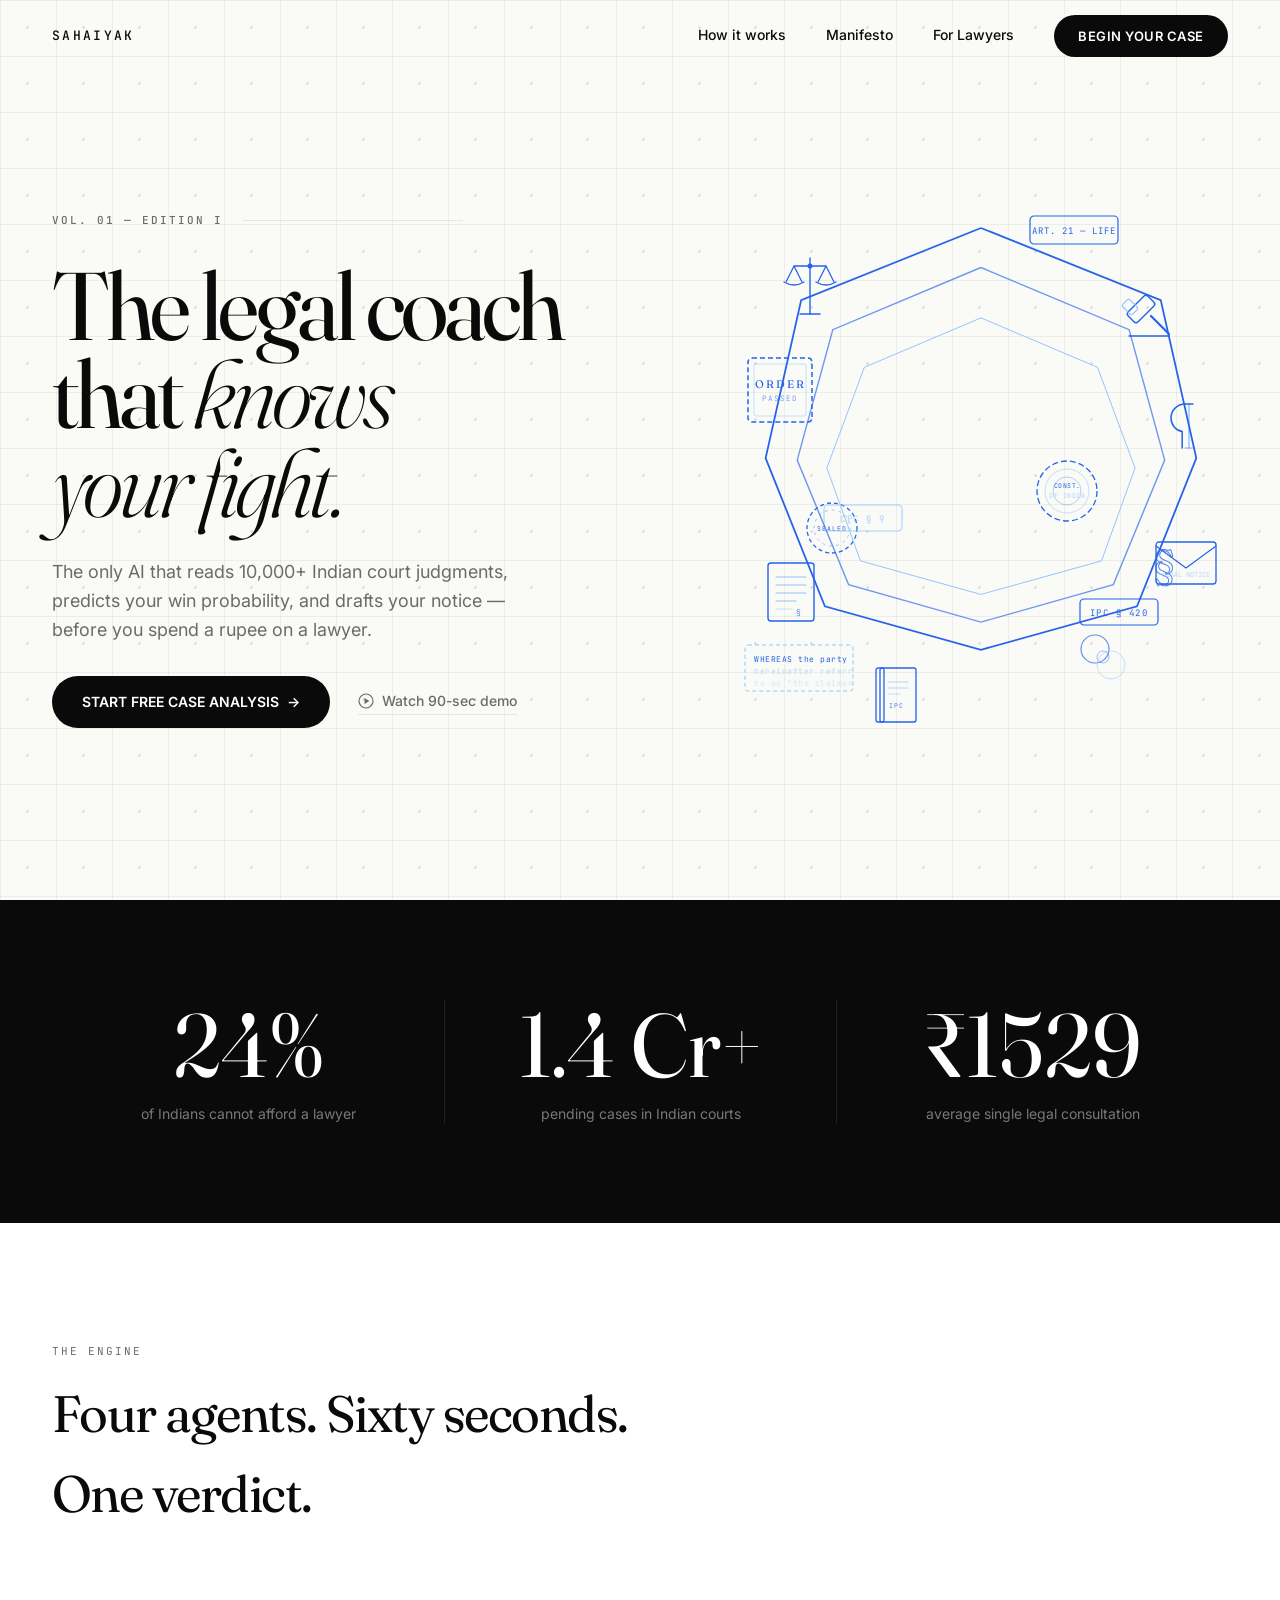
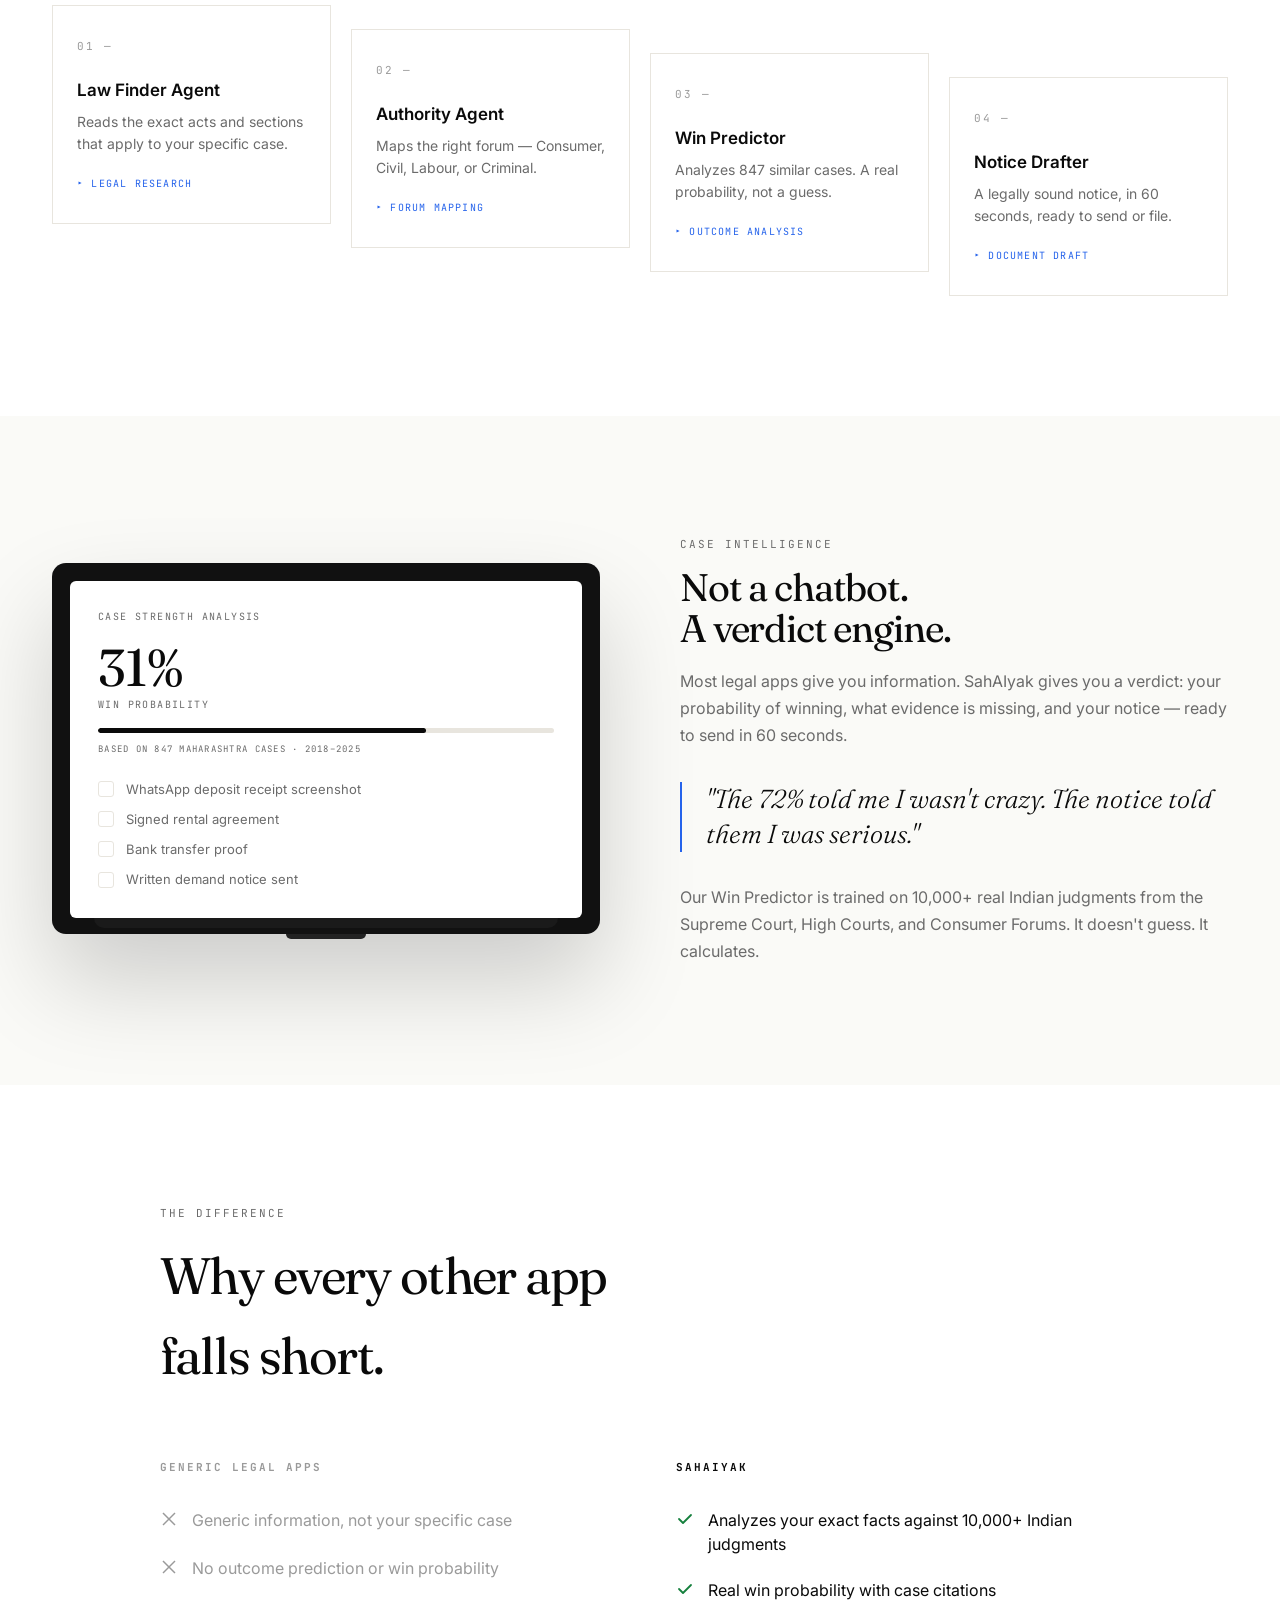
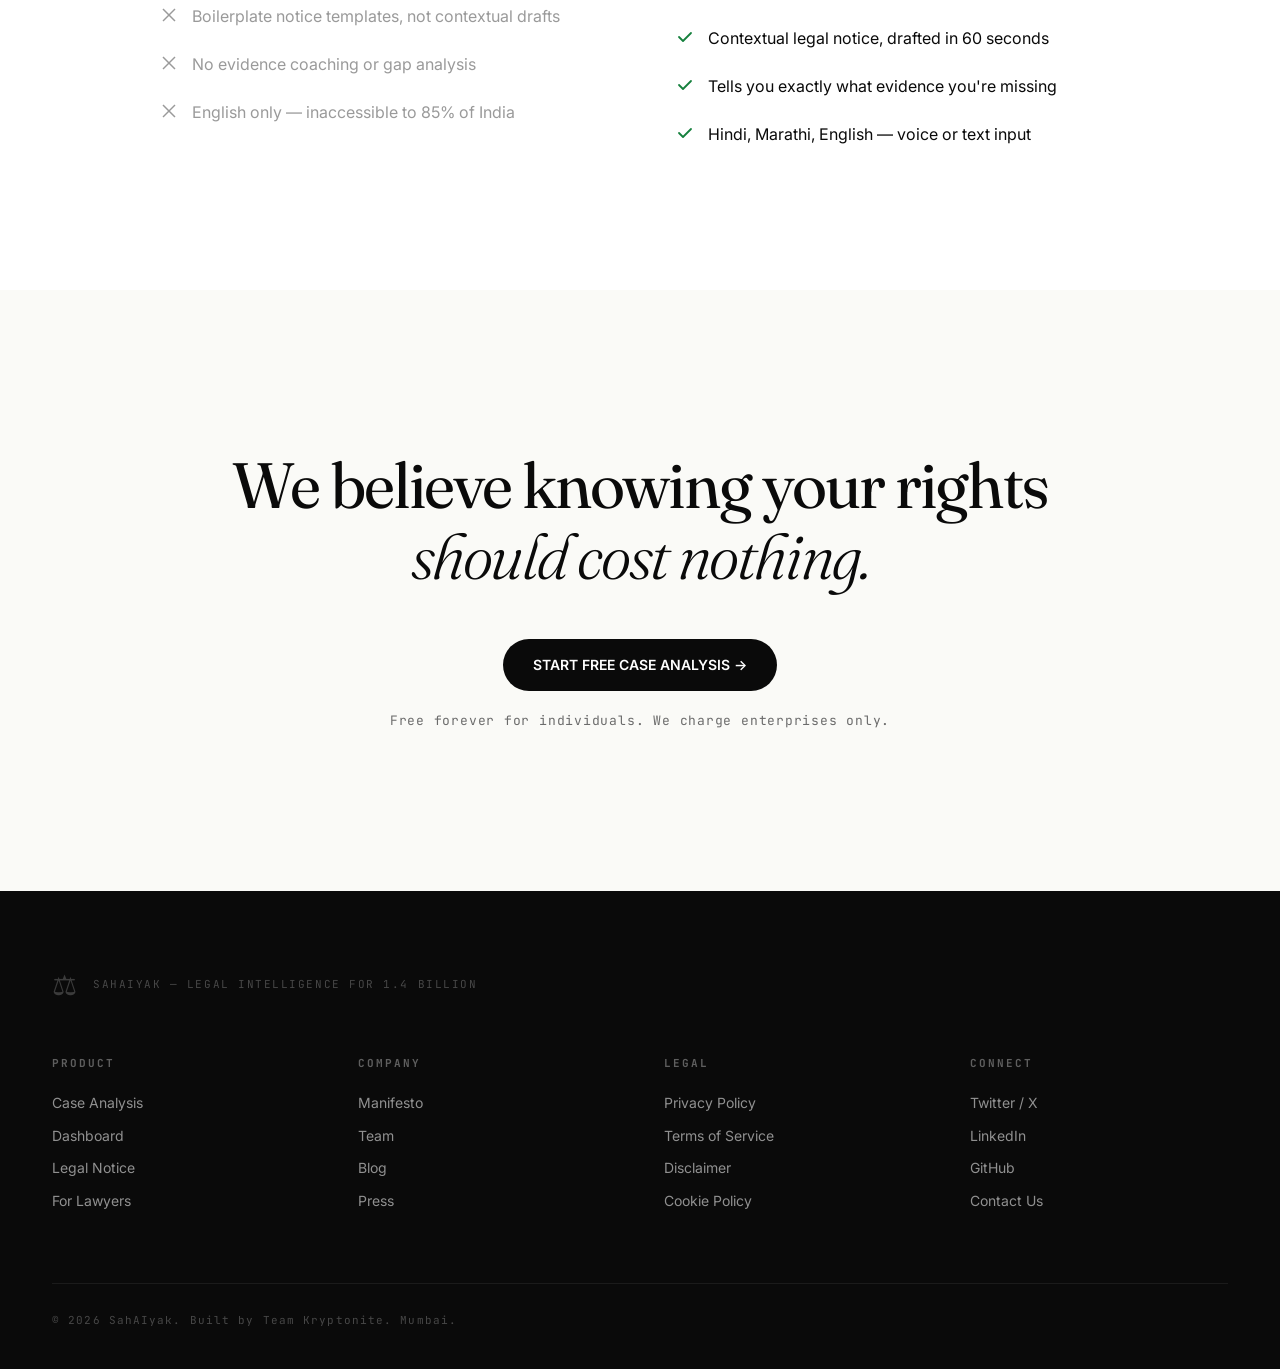
<file: index.html>
<!DOCTYPE html>
<html lang="en">
<head>
<meta charset="UTF-8">
<meta name="viewport" content="width=device-width,initial-scale=1">
<title>SahAIyak — AI Legal Aid for India</title>
<link rel="preconnect" href="https://fonts.googleapis.com">
<link rel="preconnect" href="https://fonts.gstatic.com" crossorigin>
<link href="https://fonts.googleapis.com/css2?family=Fraunces:ital,opsz,wght@0,9..144,300;0,9..144,400;0,9..144,600;1,9..144,300;1,9..144,400;1,9..144,600&family=Inter:wght@400;500;600&family=JetBrains+Mono:wght@400;500&display=swap" rel="stylesheet">
<style>
:root {
  --ink: #0A0A0A; --paper: #FAFAF7; --paper-pure: #FFFFFF;
  --accent-ink: #1A1A1A; --rule: #E8E5DE; --mute: #6B6B6B;
  --mute-soft: #9A9A9A; --sketch: #2563EB; --sketch-soft: #93C5FD;
  --success: #15803D; --warn: #B45309;
}
*,*::before,*::after{box-sizing:border-box;margin:0;padding:0}
html{scroll-behavior:smooth}
body{
  font-family:'Inter',sans-serif;background:var(--paper);color:var(--ink);
  font-size:17px;line-height:1.55;overflow-x:hidden;
  background-image:radial-gradient(circle, rgba(10,10,10,.14) 1px, transparent 1px);
  background-size:28px 28px;
}

/* ── HEADER ── */
header {
  position:fixed;top:0;left:0;right:0;height:72px;z-index:1000;
  display:flex;align-items:center;justify-content:space-between;
  padding:0 52px;transition:background .35s ease,border-bottom .35s ease;
}
header.scrolled{background:rgba(250,250,247,.96);backdrop-filter:blur(12px);border-bottom:1px solid var(--rule)}
.logo{font-family:'JetBrains Mono',monospace;font-size:13px;font-weight:500;letter-spacing:.18em;color:var(--ink);text-decoration:none}
nav{display:flex;align-items:center;gap:40px}
.nav-link{font-size:14px;font-weight:500;color:var(--ink);text-decoration:none;position:relative;padding-bottom:2px}
.nav-link::after{content:'';position:absolute;bottom:0;left:0;width:0;height:1px;background:var(--ink);transition:width .3s ease}
.nav-link:hover::after{width:100%}
.btn-pill{background:var(--ink);color:#fff;font-family:'Inter',sans-serif;font-size:13px;font-weight:600;letter-spacing:.04em;padding:11px 24px;border-radius:100px;border:none;cursor:pointer;text-decoration:none;transition:background .2s,transform .2s}
.btn-pill:hover{background:#222;transform:translateY(-1px)}

/* ── HERO ── */
.hero {
  min-height:100vh;display:grid;grid-template-columns:58% 42%;
  padding:100px 52px 60px;align-items:center;overflow:hidden;
}
.hero-left{display:flex;flex-direction:column;gap:32px;padding-right:48px}
.edition-label {
  font-family:'JetBrains Mono',monospace;font-size:11px;font-weight:500;
  letter-spacing:.18em;color:var(--mute);text-transform:uppercase;
  display:flex;align-items:center;gap:20px;
}
.edition-label::after{content:'';height:1px;background:var(--rule);flex:1;max-width:220px}
.hero-h1 {
  font-family:'Fraunces',serif;font-size:clamp(52px,7.5vw,116px);
  font-weight:400;letter-spacing:-0.04em;line-height:.92;color:var(--ink);
}
.hero-h1 em{font-style:italic;font-weight:300}
.word{display:inline-block;opacity:0;transform:translateY(16px);transition:opacity .5s ease,transform .5s ease}
.word.show{opacity:1;transform:none}
.hero-sub{font-size:18px;color:var(--mute);max-width:480px;line-height:1.6}
.hero-cta{display:flex;align-items:center;gap:28px;flex-wrap:wrap}
.btn-cta {
  background:var(--ink);color:#fff;font-size:14px;font-weight:600;
  padding:15px 30px;border-radius:100px;text-decoration:none;
  display:inline-flex;align-items:center;gap:8px;
  transition:background .2s,gap .2s,transform .2s;
}
.btn-cta:hover{background:#222;gap:14px;transform:translateY(-1px)}
.btn-ghost{font-size:14px;color:var(--mute);text-decoration:none;font-weight:500;display:inline-flex;align-items:center;gap:8px;border-bottom:1px solid var(--rule);padding-bottom:2px;transition:color .2s,border-color .2s}
.btn-ghost:hover{color:var(--ink);border-color:var(--ink)}

/* ── SECTION GRID+DOT PATTERNS ── */
.how,.demo,.compare,.mcta{
  background-image:
    linear-gradient(rgba(10,10,10,.055) 1px, transparent 1px),
    linear-gradient(90deg, rgba(10,10,10,.055) 1px, transparent 1px),
    radial-gradient(circle, rgba(10,10,10,.18) 1.5px, transparent 1.5px);
  background-size:56px 56px, 56px 56px, 56px 56px;
  background-position:0 0, 0 0, -0.5px -0.5px;
}
.nums,footer{
  background-image:
    linear-gradient(rgba(255,255,255,.05) 1px, transparent 1px),
    linear-gradient(90deg, rgba(255,255,255,.05) 1px, transparent 1px),
    radial-gradient(circle, rgba(255,255,255,.14) 1.5px, transparent 1.5px);
  background-size:56px 56px, 56px 56px, 56px 56px;
  background-position:0 0, 0 0, -0.5px -0.5px;
}

/* ── EDITORIAL SPINE — REMOVED ── */

/* ── DOT GRID BACKGROUND ── */
body{
  font-family:'Inter',sans-serif;background:var(--paper);color:var(--ink);
  font-size:17px;line-height:1.55;overflow-x:hidden;
  background-image:
    linear-gradient(rgba(10,10,10,.055) 1px, transparent 1px),
    linear-gradient(90deg, rgba(10,10,10,.055) 1px, transparent 1px),
    radial-gradient(circle, rgba(10,10,10,.18) 1.5px, transparent 1.5px);
  background-size:56px 56px, 56px 56px, 56px 56px;
  background-position:0 0, 0 0, -0.5px -0.5px;
}
html{scroll-behavior:smooth}

/* ── HERO ILLUSTRATION ── */
.hero-right{position:relative;height:580px;display:flex;align-items:center;justify-content:center}
#asciiCanvas{position:absolute;inset:0;width:100%;height:100%;pointer-events:none;opacity:0}
#polySVG{position:absolute;width:100%;height:100%;overflow:visible;opacity:0;transition:opacity 1.2s ease;will-change:transform}
#polySVG.loaded{opacity:1}
.poly-p1{animation:rot-cw 60s linear infinite;transform-origin:250px 280px}
.poly-p2{animation:rot-ccw 90s linear infinite;transform-origin:250px 280px}
.poly-p3{animation:rot-cw 120s linear infinite;transform-origin:250px 280px}
@keyframes rot-cw{to{transform:rotate(360deg)}}
@keyframes rot-ccw{to{transform:rotate(-360deg)}}

/* ── LEGAL FLOATING ELEMENTS ── */
.legal-el{position:absolute;pointer-events:none;opacity:0;will-change:transform,opacity}
.legal-el.loaded{opacity:1}

@keyframes float-a{0%,100%{transform:translateY(0px) rotate(0deg)}33%{transform:translateY(-14px) rotate(2deg)}66%{transform:translateY(-6px) rotate(-1.5deg)}}
@keyframes float-b{0%,100%{transform:translateY(0px) rotate(0deg)}40%{transform:translateY(-10px) rotate(-2deg)}75%{transform:translateY(-18px) rotate(1deg)}}
@keyframes float-c{0%,100%{transform:translateY(0px) rotate(0deg)}50%{transform:translateY(-20px) rotate(3deg)}}
@keyframes float-d{0%,100%{transform:translateY(0px) rotate(0deg)}30%{transform:translateY(-8px) rotate(-3deg)}70%{transform:translateY(-16px) rotate(2deg)}}
@keyframes drift-in{from{opacity:0;transform:translateY(20px)}to{opacity:1;transform:translateY(0)}}

.el-scales{top:12%;left:8%;animation:float-a 7s ease-in-out infinite, drift-in .8s ease forwards .5s;opacity:0}
.el-gavel{top:18%;right:10%;animation:float-b 9s ease-in-out infinite, drift-in .8s ease forwards .8s;opacity:0}
.el-doc{bottom:22%;left:6%;animation:float-c 11s ease-in-out infinite, drift-in .8s ease forwards 1s;opacity:0}
.el-section{bottom:28%;right:8%;animation:float-d 8s ease-in-out infinite, drift-in .8s ease forwards .7s;opacity:0}
.el-stamp{top:55%;left:14%;animation:float-b 10s ease-in-out infinite, drift-in .8s ease forwards 1.2s;opacity:0}
.el-ipc{top:72%;right:14%;animation:float-a 12s ease-in-out infinite, drift-in .8s ease forwards 1.4s;opacity:0}
.el-para{top:38%;right:5%;animation:float-c 9s ease-in-out infinite, drift-in .8s ease forwards .6s;opacity:0}
.el-ring{bottom:12%;right:20%;animation:float-d 13s ease-in-out infinite, drift-in .8s ease forwards 1.6s;opacity:0}
/* new elements */
.el-art21{top:6%;right:22%;animation:float-b 10s ease-in-out infinite, drift-in .8s ease forwards 1.8s;opacity:0}
.el-whereas{top:80%;left:2%;animation:float-a 14s ease-in-out infinite, drift-in .8s ease forwards 2s;opacity:0}
.el-order{top:30%;left:2%;animation:float-c 11s ease-in-out infinite, drift-in .8s ease forwards 1.1s;opacity:0}
.el-book{bottom:5%;left:28%;animation:float-b 8s ease-in-out infinite, drift-in .8s ease forwards 1.3s;opacity:0}
.el-env{top:62%;right:2%;animation:float-d 10s ease-in-out infinite, drift-in .8s ease forwards .9s;opacity:0}
.el-cpc{bottom:38%;left:18%;animation:float-a 9s ease-in-out infinite, drift-in .8s ease forwards 1.5s;opacity:0}
.el-const{top:48%;right:26%;animation:float-c 12s ease-in-out infinite, drift-in .8s ease forwards 1.7s;opacity:0}

/* ── NUMBERS ── */
.nums{background:var(--ink);padding:100px 52px}
.nums-inner{display:grid;grid-template-columns:1fr 1fr 1fr;max-width:1200px;margin:0 auto}
.num-item{padding:0 60px;text-align:center}
.num-item+.num-item{border-left:1px solid rgba(255,255,255,.1)}
.num-big{font-family:'Fraunces',serif;font-size:clamp(60px,7vw,96px);font-weight:400;line-height:1;display:block;color:#fff}
.num-cap{font-size:14px;color:rgba(255,255,255,.45);margin-top:14px;font-family:'Inter',sans-serif;line-height:1.4}

/* ── HOW IT WORKS ── */
.how{padding:120px 52px;background:var(--paper-pure)}
.section-eyebrow{font-family:'JetBrains Mono',monospace;font-size:11px;letter-spacing:.18em;color:var(--mute);text-transform:uppercase;margin-bottom:14px}
.how-h2{font-family:'Fraunces',serif;font-size:clamp(36px,4vw,64px);font-weight:400;letter-spacing:-0.03em;margin-bottom:72px}
.steps-row{display:grid;grid-template-columns:repeat(4,1fr);gap:20px;position:relative;align-items:start}
.step-card{
  border:1px solid var(--rule);padding:32px 24px;background:var(--paper-pure);
  cursor:default;transition:transform .25s ease,border-color .25s ease;
  position:relative;overflow:hidden;
}
.step-card:nth-child(2){margin-top:24px}
.step-card:nth-child(3){margin-top:48px}
.step-card:nth-child(4){margin-top:72px}
.step-card:hover{transform:translateY(-5px);border-color:var(--ink)}
.step-num{font-family:'JetBrains Mono',monospace;font-size:11px;letter-spacing:.18em;color:var(--mute-soft);margin-bottom:24px}
.step-title{font-size:17px;font-weight:600;margin-bottom:10px;line-height:1.3}
.step-desc{font-size:14px;color:var(--mute);line-height:1.6}
.step-agent{font-family:'JetBrains Mono',monospace;font-size:10px;letter-spacing:.12em;color:var(--sketch);margin-top:20px;text-transform:uppercase}
.step-detail{
  max-height:0;overflow:hidden;font-size:13px;color:var(--mute);
  line-height:1.65;transition:max-height .35s ease,padding-top .35s ease;
  border-top:0px solid var(--rule);
}
.step-card:hover .step-detail{max-height:160px;padding-top:16px;border-top:1px solid var(--rule);margin-top:16px}

/* Steps connector SVG */
#stepsConnector{position:absolute;top:0;left:0;width:100%;height:100%;pointer-events:none;overflow:visible;z-index:0}
.steps-row{z-index:1}

/* ── DEMO SECTION ── */
.demo{padding:120px 52px;background:var(--paper)}
.demo-inner{display:grid;grid-template-columns:1fr 1fr;gap:80px;align-items:center;max-width:1300px;margin:0 auto}
.laptop{
  background:#111;border-radius:14px;padding:18px 18px 6px;
  box-shadow:0 48px 96px rgba(0,0,0,.18),0 0 0 1px rgba(255,255,255,.06);
}
.laptop-screen{background:var(--paper-pure);border-radius:6px;padding:28px;min-height:320px}
.laptop-chin{height:10px;background:#1a1a1a;border-radius:0 0 10px 10px;margin:0 24px}
.laptop-foot{height:5px;width:80px;background:#222;margin:0 auto;border-radius:0 0 6px 6px}
.lbl{font-family:'JetBrains Mono',monospace;font-size:10px;letter-spacing:.14em;color:var(--mute);text-transform:uppercase}
.win-num{font-family:'Fraunces',serif;font-size:52px;font-weight:400;line-height:1;margin:12px 0 4px;color:var(--ink)}
.win-track{height:5px;background:var(--rule);border-radius:3px;overflow:hidden;margin-top:16px}
.win-fill{height:100%;width:0;background:var(--ink);border-radius:3px;transition:width 1.8s cubic-bezier(.16,1,.3,1)}
.ev-list{margin-top:22px;display:flex;flex-direction:column;gap:10px}
.ev-row{display:flex;align-items:center;gap:12px;font-size:13px;color:var(--mute)}
.ev-box{
  width:16px;height:16px;flex-shrink:0;border:1.5px solid var(--rule);border-radius:3px;
  display:flex;align-items:center;justify-content:center;transition:all .35s ease;
}
.ev-box.on{border-color:var(--success);background:var(--success);color:#fff;font-size:9px}
.demo-h2{font-family:'Fraunces',serif;font-size:clamp(32px,3vw,52px);font-weight:400;letter-spacing:-0.03em;margin-bottom:20px;line-height:1.05}
.pull-q{
  font-family:'Fraunces',serif;font-size:26px;font-style:italic;font-weight:300;
  color:var(--ink);border-left:2px solid var(--sketch);padding-left:24px;
  margin:32px 0;line-height:1.35;
}
.body-txt{font-size:16px;color:var(--mute);line-height:1.7}

/* ── COMPARISON ── */
.compare{padding:120px 52px;background:var(--paper-pure)}
.compare-inner{max-width:960px;margin:0 auto}
.compare-cols{display:grid;grid-template-columns:1fr 1fr;gap:72px;margin-top:64px}
.compare-col h3{font-family:'JetBrains Mono',monospace;font-size:11px;letter-spacing:.18em;text-transform:uppercase;margin-bottom:32px}
.compare-col.dim h3{color:var(--mute-soft)}
.ci{display:flex;align-items:flex-start;gap:14px;margin-bottom:22px;font-size:16px;line-height:1.5}
.ci-icon{flex-shrink:0;margin-top:2px}
.compare-col.dim .ci{color:var(--mute-soft)}

/* ── MANIFESTO CTA ── */
.mcta{padding:160px 52px;background:var(--paper);text-align:center}
.mcta-h2{
  font-family:'Fraunces',serif;font-size:clamp(36px,5vw,72px);font-weight:400;
  letter-spacing:-0.03em;line-height:1.1;max-width:820px;margin:0 auto 48px;
}
.mcta-h2 em{font-style:italic;font-weight:300}
.mcta-note{font-size:13px;color:var(--mute);margin-top:20px;font-family:'JetBrains Mono',monospace;letter-spacing:.06em}

/* ── FOOTER ── */
footer{background:var(--ink);padding:80px 52px 40px}
.footer-brand{display:flex;align-items:center;gap:16px;margin-bottom:56px}
.footer-tarazu{font-size:28px;line-height:1;color:rgba(255,255,255,.2)}
.footer-mono{font-family:'JetBrains Mono',monospace;font-size:11px;letter-spacing:.14em;color:rgba(255,255,255,.25)}
.footer-grid{display:grid;grid-template-columns:repeat(4,1fr);gap:48px;margin-bottom:60px}
.footer-col h4{font-family:'JetBrains Mono',monospace;font-size:11px;letter-spacing:.18em;text-transform:uppercase;color:rgba(255,255,255,.35);margin-bottom:20px}
.footer-col a{display:block;color:rgba(255,255,255,.55);text-decoration:none;font-size:14px;margin-bottom:11px;transition:color .2s}
.footer-col a:hover{color:#fff}
.footer-bottom{border-top:1px solid rgba(255,255,255,.07);padding-top:28px;font-family:'JetBrains Mono',monospace;font-size:11px;letter-spacing:.1em;color:rgba(255,255,255,.25)}

/* ── SCROLL REVEAL ── */
.reveal{opacity:0;transform:translateY(28px);transition:opacity .7s ease,transform .7s ease}
.reveal.shown{opacity:1;transform:none}
.reveal-d1{transition-delay:.1s}
.reveal-d2{transition-delay:.2s}
.reveal-d3{transition-delay:.3s}
.reveal-d4{transition-delay:.4s}

@media(prefers-reduced-motion:reduce){*{animation-duration:0s!important;transition-duration:0s!important}}
@media(max-width:900px){
  .hero{grid-template-columns:1fr;padding:100px 24px 40px}
  .hero-right{display:none}
  .nums-inner{grid-template-columns:1fr}
  .num-item+.num-item{border-left:none;border-top:1px solid rgba(255,255,255,.1);padding:40px 0}
  .steps-row,.compare-cols,.demo-inner,.footer-grid{grid-template-columns:1fr;gap:24px}
  .step-card:nth-child(n){margin-top:0}
  header{padding:0 20px}nav .nav-link{display:none}
}
</style>
</head>
<body>

<!-- ── HEADER ── -->
<header id="hdr">
  <a href="index.html" class="logo">SAHAIYAK</a>
  <nav>
    <a href="#how" class="nav-link">How it works</a>
    <a href="manifesto.html" class="nav-link">Manifesto</a>
    <a href="#lawyers" class="nav-link">For Lawyers</a>
    <a href="intake.html" class="btn-pill">BEGIN YOUR CASE</a>
  </nav>
</header>

<!-- ── HERO ── -->
<section class="hero">
  <div class="hero-left">
    <div class="edition-label">VOL. 01 — EDITION I</div>
    <h1 class="hero-h1" id="heroH1">The legal coach<br>that <em>knows</em><br><em>your fight.</em></h1>
    <p class="hero-sub">The only AI that reads 10,000+ Indian court judgments, predicts your win probability, and drafts your notice — before you spend a rupee on a lawyer.</p>
    <div class="hero-cta">
      <a href="intake.html" class="btn-cta">START FREE CASE ANALYSIS <span>→</span></a>
      <a href="#demo" class="btn-ghost">
        <svg width="16" height="16" viewBox="0 0 16 16" fill="none"><circle cx="8" cy="8" r="7" stroke="currentColor" stroke-width="1.2"/><polygon points="6.5,5 11.5,8 6.5,11" fill="currentColor"/></svg>
        Watch 90-sec demo
      </a>
    </div>
  </div>
  <div class="hero-right" id="heroRight">
    <canvas id="asciiCanvas"></canvas>

    <!-- ── FLOATING LEGAL ELEMENTS ── -->

    <!-- Scales of Justice -->
    <div class="legal-el el-scales">
      <svg width="72" height="72" viewBox="0 0 72 72" fill="none" xmlns="http://www.w3.org/2000/svg">
        <line x1="36" y1="8" x2="36" y2="64" stroke="#2563EB" stroke-width="1.4" stroke-linecap="round"/>
        <line x1="20" y1="16" x2="52" y2="16" stroke="#2563EB" stroke-width="1.4" stroke-linecap="round"/>
        <line x1="20" y1="16" x2="12" y2="32" stroke="#2563EB" stroke-width="1.2"/>
        <line x1="20" y1="16" x2="28" y2="32" stroke="#2563EB" stroke-width="1.2"/>
        <path d="M10 32 Q20 38 30 32" stroke="#2563EB" stroke-width="1.3" fill="none" stroke-linecap="round"/>
        <line x1="52" y1="16" x2="44" y2="32" stroke="#2563EB" stroke-width="1.2"/>
        <line x1="52" y1="16" x2="60" y2="32" stroke="#2563EB" stroke-width="1.2"/>
        <path d="M42 32 Q52 38 62 32" stroke="#2563EB" stroke-width="1.3" fill="none" stroke-linecap="round"/>
        <line x1="26" y1="64" x2="46" y2="64" stroke="#2563EB" stroke-width="1.4" stroke-linecap="round"/>
        <circle cx="36" cy="16" r="2.5" fill="#2563EB"/>
      </svg>
    </div>

    <!-- Gavel -->
    <div class="legal-el el-gavel">
      <svg width="60" height="60" viewBox="0 0 60 60" fill="none" xmlns="http://www.w3.org/2000/svg">
        <rect x="8" y="18" width="28" height="14" rx="3" stroke="#2563EB" stroke-width="1.4" transform="rotate(-45 22 25)"/>
        <rect x="6" y="16" width="10" height="14" rx="2" stroke="#93C5FD" stroke-width="1.2" transform="rotate(-45 11 23)"/>
        <line x1="32" y1="32" x2="50" y2="50" stroke="#2563EB" stroke-width="2.2" stroke-linecap="round"/>
        <line x1="10" y1="52" x2="50" y2="52" stroke="#2563EB" stroke-width="1.4" stroke-linecap="round"/>
      </svg>
    </div>

    <!-- Legal Document -->
    <div class="legal-el el-doc">
      <svg width="54" height="66" viewBox="0 0 54 66" fill="none" xmlns="http://www.w3.org/2000/svg">
        <rect x="4" y="4" width="46" height="58" rx="3" stroke="#2563EB" stroke-width="1.4"/>
        <line x1="12" y1="18" x2="42" y2="18" stroke="#93C5FD" stroke-width="1.1" stroke-linecap="round"/>
        <line x1="12" y1="26" x2="42" y2="26" stroke="#93C5FD" stroke-width="1.1" stroke-linecap="round"/>
        <line x1="12" y1="34" x2="42" y2="34" stroke="#93C5FD" stroke-width="1.1" stroke-linecap="round"/>
        <line x1="12" y1="42" x2="32" y2="42" stroke="#93C5FD" stroke-width="1.1" stroke-linecap="round"/>
        <line x1="12" y1="50" x2="28" y2="50" stroke="#93C5FD" stroke-width="1.1" stroke-linecap="round" opacity=".5"/>
        <text x="32" y="56" font-family="JetBrains Mono, monospace" font-size="8" fill="#2563EB" opacity=".7">§</text>
      </svg>
    </div>

    <!-- Section Symbol -->
    <div class="legal-el el-section">
      <svg width="48" height="48" viewBox="0 0 48 48" fill="none" xmlns="http://www.w3.org/2000/svg">
        <text x="50%" y="54%" font-family="Fraunces, serif" font-size="40" fill="none" stroke="#2563EB" stroke-width="1" text-anchor="middle" dominant-baseline="middle" opacity=".8">§</text>
      </svg>
    </div>

    <!-- Official Stamp ring -->
    <div class="legal-el el-stamp">
      <svg width="58" height="58" viewBox="0 0 58 58" fill="none" xmlns="http://www.w3.org/2000/svg">
        <circle cx="29" cy="29" r="25" stroke="#2563EB" stroke-width="1.3" stroke-dasharray="4 3"/>
        <circle cx="29" cy="29" r="18" stroke="#93C5FD" stroke-width="1" stroke-dasharray="3 4"/>
        <text x="50%" y="52%" font-family="JetBrains Mono, monospace" font-size="6.5" fill="#2563EB" text-anchor="middle" dominant-baseline="middle" letter-spacing="1">SEALED</text>
      </svg>
    </div>

    <!-- IPC Tag -->
    <div class="legal-el el-ipc">
      <svg width="80" height="28" viewBox="0 0 80 28" fill="none" xmlns="http://www.w3.org/2000/svg">
        <rect x="1" y="1" width="78" height="26" rx="4" stroke="#2563EB" stroke-width="1.2"/>
        <text x="50%" y="55%" font-family="JetBrains Mono, monospace" font-size="9" fill="#2563EB" text-anchor="middle" dominant-baseline="middle" letter-spacing="1.5">IPC § 420</text>
      </svg>
    </div>

    <!-- Paragraph mark -->
    <div class="legal-el el-para">
      <svg width="36" height="52" viewBox="0 0 36 52" fill="none" xmlns="http://www.w3.org/2000/svg">
        <path d="M18 4C10.268 4 4 10.268 4 18C4 24.8 8.8 30.4 15.2 31.6V48" stroke="#2563EB" stroke-width="1.5" stroke-linecap="round" fill="none"/>
        <path d="M22 4V48" stroke="#93C5FD" stroke-width="1.4" stroke-linecap="round"/>
        <path d="M18 4H26" stroke="#2563EB" stroke-width="1.4" stroke-linecap="round"/>
        <path d="M18 48H26" stroke="#2563EB" stroke-width="1.2" stroke-linecap="round" opacity=".5"/>
      </svg>
    </div>

    <!-- Decorative ring cluster -->
    <div class="legal-el el-ring">
      <svg width="52" height="52" viewBox="0 0 52 52" fill="none" xmlns="http://www.w3.org/2000/svg">
        <circle cx="18" cy="18" r="14" stroke="#2563EB" stroke-width="1.2" opacity=".7"/>
        <circle cx="34" cy="34" r="14" stroke="#93C5FD" stroke-width="1" opacity=".5"/>
        <circle cx="26" cy="26" r="6" stroke="#2563EB" stroke-width="1" opacity=".4"/>
      </svg>
    </div>

    <!-- Article 21 tag -->
    <div class="legal-el el-art21">
      <svg width="90" height="30" viewBox="0 0 90 30" fill="none">
        <rect x="1" y="1" width="88" height="28" rx="4" stroke="#2563EB" stroke-width="1.2"/>
        <text x="50%" y="55%" font-family="JetBrains Mono, monospace" font-size="9" fill="#2563EB" text-anchor="middle" dominant-baseline="middle" letter-spacing="1">ART. 21 — LIFE</text>
      </svg>
    </div>

    <!-- WHEREAS fragment -->
    <div class="legal-el el-whereas">
      <svg width="110" height="48" viewBox="0 0 110 48" fill="none">
        <rect x="1" y="1" width="108" height="46" rx="3" stroke="#93C5FD" stroke-width="1" stroke-dasharray="4 3"/>
        <text x="10" y="18" font-family="JetBrains Mono, monospace" font-size="8" fill="#2563EB" letter-spacing=".5">WHEREAS the party</text>
        <text x="10" y="30" font-family="JetBrains Mono, monospace" font-size="8" fill="#93C5FD" letter-spacing=".5" opacity=".6">hereinafter referred</text>
        <text x="10" y="42" font-family="JetBrains Mono, monospace" font-size="8" fill="#93C5FD" letter-spacing=".5" opacity=".35">to as "the claimant"</text>
      </svg>
    </div>

    <!-- ORDER stamp -->
    <div class="legal-el el-order">
      <svg width="72" height="72" viewBox="0 0 72 72" fill="none">
        <rect x="4" y="4" width="64" height="64" rx="4" stroke="#2563EB" stroke-width="1.5" stroke-dasharray="5 3"/>
        <rect x="10" y="10" width="52" height="52" rx="2" stroke="#93C5FD" stroke-width="1" opacity=".5"/>
        <text x="50%" y="44%" font-family="Fraunces, serif" font-size="11" fill="#2563EB" text-anchor="middle" dominant-baseline="middle" font-weight="400" letter-spacing="2">ORDER</text>
        <text x="50%" y="62%" font-family="JetBrains Mono, monospace" font-size="7.5" fill="#2563EB" text-anchor="middle" dominant-baseline="middle" letter-spacing="1" opacity=".6">PASSED</text>
      </svg>
    </div>

    <!-- Law book -->
    <div class="legal-el el-book">
      <svg width="48" height="58" viewBox="0 0 48 58" fill="none">
        <rect x="8" y="2" width="36" height="54" rx="2" stroke="#2563EB" stroke-width="1.3"/>
        <rect x="4" y="2" width="8" height="54" rx="2" stroke="#2563EB" stroke-width="1.3" fill="none"/>
        <line x1="16" y1="16" x2="36" y2="16" stroke="#93C5FD" stroke-width="1" stroke-linecap="round" opacity=".7"/>
        <line x1="16" y1="22" x2="36" y2="22" stroke="#93C5FD" stroke-width="1" stroke-linecap="round" opacity=".7"/>
        <line x1="16" y1="28" x2="28" y2="28" stroke="#93C5FD" stroke-width="1" stroke-linecap="round" opacity=".5"/>
        <text x="50%" y="72%" font-family="JetBrains Mono, monospace" font-size="6.5" fill="#2563EB" text-anchor="middle" letter-spacing="1" opacity=".8">IPC</text>
      </svg>
    </div>

    <!-- Envelope / notice -->
    <div class="legal-el el-env">
      <svg width="64" height="46" viewBox="0 0 64 46" fill="none">
        <rect x="2" y="2" width="60" height="42" rx="3" stroke="#2563EB" stroke-width="1.3"/>
        <path d="M2 6l30 22L62 6" stroke="#2563EB" stroke-width="1.2" stroke-linecap="round" stroke-linejoin="round"/>
        <text x="50%" y="80%" font-family="JetBrains Mono, monospace" font-size="7" fill="#93C5FD" text-anchor="middle" opacity=".6">LEGAL NOTICE</text>
      </svg>
    </div>

    <!-- CPC tag -->
    <div class="legal-el el-cpc">
      <svg width="80" height="28" viewBox="0 0 80 28" fill="none">
        <rect x="1" y="1" width="78" height="26" rx="4" stroke="#93C5FD" stroke-width="1.1" opacity=".8"/>
        <text x="50%" y="55%" font-family="JetBrains Mono, monospace" font-size="9" fill="#93C5FD" text-anchor="middle" dominant-baseline="middle" letter-spacing="1.5" opacity=".8">CPC § 9</text>
      </svg>
    </div>

    <!-- Constitution emblem ring -->
    <div class="legal-el el-const">
      <svg width="66" height="66" viewBox="0 0 66 66" fill="none">
        <circle cx="33" cy="33" r="30" stroke="#2563EB" stroke-width="1.3" stroke-dasharray="6 3"/>
        <circle cx="33" cy="33" r="22" stroke="#93C5FD" stroke-width="1" opacity=".5"/>
        <circle cx="33" cy="33" r="14" stroke="#2563EB" stroke-width="1" opacity=".3"/>
        <text x="50%" y="46%" font-family="JetBrains Mono, monospace" font-size="6.5" fill="#2563EB" text-anchor="middle" letter-spacing=".5">CONST.</text>
        <text x="50%" y="60%" font-family="JetBrains Mono, monospace" font-size="6.5" fill="#93C5FD" text-anchor="middle" letter-spacing=".5" opacity=".7">OF INDIA</text>
      </svg>
    </div>

    <svg id="polySVG" viewBox="0 0 500 560" xmlns="http://www.w3.org/2000/svg">
      <g class="poly-p1">
        <polygon points="250,35 432,108 468,268 408,418 250,462 92,418 32,268 68,108" fill="none" stroke="#2563EB" stroke-width="1.8" stroke-dasharray="2200" stroke-dashoffset="2200"/>
      </g>
      <g class="poly-p2">
        <polygon points="250,75 400,138 436,270 384,396 250,434 116,396 64,270 100,138" fill="none" stroke="#2563EB" stroke-width="1.4" opacity=".65" stroke-dasharray="2000" stroke-dashoffset="2000"/>
      </g>
      <g class="poly-p3">
        <polygon points="250,126 368,176 406,278 372,372 250,406 128,372 94,278 132,176" fill="none" stroke="#93C5FD" stroke-width="1" stroke-dasharray="1600" stroke-dashoffset="1600"/>
      </g>
    </svg>
  </div>
</section>

<!-- ── NUMBERS ── -->
<section class="nums" id="nums">
  <div class="nums-inner">
    <div class="num-item">
      <span class="num-big" data-target="80" data-suffix="%">0%</span>
      <p class="num-cap">of Indians cannot afford a lawyer</p>
    </div>
    <div class="num-item">
      <span class="num-big" data-target="4.5" data-suffix=" Cr+" data-dec="1">0</span>
      <p class="num-cap">pending cases in Indian courts</p>
    </div>
    <div class="num-item">
      <span class="num-big" data-target="5000" data-prefix="₹">₹0</span>
      <p class="num-cap">average single legal consultation</p>
    </div>
  </div>
</section>

<!-- ── HOW IT WORKS ── -->
<section class="how" id="how">
  <div class="reveal">
    <p class="section-eyebrow">The Engine</p>
    <h2 class="how-h2">Four agents. Sixty seconds.<br>One verdict.</h2>
  </div>
  <div class="steps-row" id="stepsRow">
    <div class="step-card reveal reveal-d1">
      <div class="step-num">01 —</div>
      <div class="step-title">Law Finder Agent</div>
      <div class="step-desc">Reads the exact acts and sections that apply to your specific case.</div>
      <div class="step-agent">▸ Legal Research</div>
      <div class="step-detail">Scans IPC, CPC, Consumer Protection Act, Specific Relief Act, and 200+ state laws. Returns exact provisions with plain-language explanations in Hindi, Marathi, or English.</div>
    </div>
    <div class="step-card reveal reveal-d2">
      <div class="step-num">02 —</div>
      <div class="step-title">Authority Agent</div>
      <div class="step-desc">Maps the right forum — Consumer, Civil, Labour, or Criminal.</div>
      <div class="step-agent">▸ Forum Mapping</div>
      <div class="step-detail">Determines whether your case belongs at Consumer Forum, Civil Court, Labour Tribunal, or Police. Gives exact addresses, filing fees, and jurisdiction rules.</div>
    </div>
    <div class="step-card reveal reveal-d3">
      <div class="step-num">03 —</div>
      <div class="step-title">Win Predictor</div>
      <div class="step-desc">Analyzes 847 similar cases. A real probability, not a guess.</div>
      <div class="step-agent">▸ Outcome Analysis</div>
      <div class="step-detail">Trained on 10,000+ real Indian court judgments. Identifies which facts increase odds, which hurt, and what winning plaintiffs did differently — with case citations.</div>
    </div>
    <div class="step-card reveal reveal-d4">
      <div class="step-num">04 —</div>
      <div class="step-title">Notice Drafter</div>
      <div class="step-desc">A legally sound notice, in 60 seconds, ready to send or file.</div>
      <div class="step-agent">▸ Document Draft</div>
      <div class="step-detail">Generates a formal legal notice citing correct law, demanded remedy, and consequence. PDF-ready. English, Hindi, Marathi. Lawyer-reviewable before sending.</div>
    </div>
  </div>
</section>

<!-- ── DEMO ── -->
<section class="demo" id="demo">
  <div class="demo-inner">
    <div class="demo-left reveal">
      <div class="laptop">
        <div class="laptop-screen">
          <p class="lbl" style="margin-bottom:16px">Case Strength Analysis</p>
          <div class="win-num" id="demoNum">0%</div>
          <p class="lbl">WIN PROBABILITY</p>
          <div class="win-track"><div class="win-fill" id="demoBar"></div></div>
          <p class="lbl" style="margin-top:10px;font-size:9px">Based on 847 Maharashtra cases · 2018–2025</p>
          <div class="ev-list">
            <div class="ev-row"><div class="ev-box" id="ev1"></div><span>WhatsApp deposit receipt screenshot</span></div>
            <div class="ev-row"><div class="ev-box" id="ev2"></div><span>Signed rental agreement</span></div>
            <div class="ev-row"><div class="ev-box" id="ev3"></div><span>Bank transfer proof</span></div>
            <div class="ev-row"><div class="ev-box" id="ev4"></div><span>Written demand notice sent</span></div>
          </div>
        </div>
        <div class="laptop-chin"></div>
      </div>
      <div class="laptop-foot"></div>
    </div>
    <div class="demo-right reveal reveal-d2">
      <p class="section-eyebrow">Case Intelligence</p>
      <h2 class="demo-h2">Not a chatbot.<br>A verdict engine.</h2>
      <p class="body-txt">Most legal apps give you information. SahAIyak gives you a verdict: your probability of winning, what evidence is missing, and your notice — ready to send in 60 seconds.</p>
      <blockquote class="pull-q">"The 72% told me I wasn't crazy. The notice told them I was serious."</blockquote>
      <p class="body-txt">Our Win Predictor is trained on 10,000+ real Indian judgments from the Supreme Court, High Courts, and Consumer Forums. It doesn't guess. It calculates.</p>
    </div>
  </div>
</section>

<!-- ── COMPARISON ── -->
<section class="compare" id="lawyers">
  <div class="compare-inner">
    <p class="section-eyebrow reveal">The Difference</p>
    <h2 class="how-h2 reveal" style="margin-bottom:0">Why every other app<br>falls short.</h2>
    <div class="compare-cols">
      <div class="compare-col dim reveal">
        <h3>Generic Legal Apps</h3>
        <div class="ci">
          <span class="ci-icon"><svg width="18" height="18" viewBox="0 0 18 18"><line x1="3" y1="3" x2="15" y2="15" stroke="#9A9A9A" stroke-width="1.5"/><line x1="15" y1="3" x2="3" y2="15" stroke="#9A9A9A" stroke-width="1.5"/></svg></span>
          <span>Generic information, not your specific case</span>
        </div>
        <div class="ci">
          <span class="ci-icon"><svg width="18" height="18" viewBox="0 0 18 18"><line x1="3" y1="3" x2="15" y2="15" stroke="#9A9A9A" stroke-width="1.5"/><line x1="15" y1="3" x2="3" y2="15" stroke="#9A9A9A" stroke-width="1.5"/></svg></span>
          <span>No outcome prediction or win probability</span>
        </div>
        <div class="ci">
          <span class="ci-icon"><svg width="18" height="18" viewBox="0 0 18 18"><line x1="3" y1="3" x2="15" y2="15" stroke="#9A9A9A" stroke-width="1.5"/><line x1="15" y1="3" x2="3" y2="15" stroke="#9A9A9A" stroke-width="1.5"/></svg></span>
          <span>Boilerplate notice templates, not contextual drafts</span>
        </div>
        <div class="ci">
          <span class="ci-icon"><svg width="18" height="18" viewBox="0 0 18 18"><line x1="3" y1="3" x2="15" y2="15" stroke="#9A9A9A" stroke-width="1.5"/><line x1="15" y1="3" x2="3" y2="15" stroke="#9A9A9A" stroke-width="1.5"/></svg></span>
          <span>No evidence coaching or gap analysis</span>
        </div>
        <div class="ci">
          <span class="ci-icon"><svg width="18" height="18" viewBox="0 0 18 18"><line x1="3" y1="3" x2="15" y2="15" stroke="#9A9A9A" stroke-width="1.5"/><line x1="15" y1="3" x2="3" y2="15" stroke="#9A9A9A" stroke-width="1.5"/></svg></span>
          <span>English only — inaccessible to 85% of India</span>
        </div>
      </div>
      <div class="compare-col reveal reveal-d2">
        <h3>SahAIyak</h3>
        <div class="ci">
          <span class="ci-icon"><svg width="18" height="18" viewBox="0 0 18 18"><polyline points="3,9 7,13 15,5" fill="none" stroke="#15803D" stroke-width="1.8" stroke-linecap="round" stroke-linejoin="round"/></svg></span>
          <span>Analyzes your exact facts against 10,000+ Indian judgments</span>
        </div>
        <div class="ci">
          <span class="ci-icon"><svg width="18" height="18" viewBox="0 0 18 18"><polyline points="3,9 7,13 15,5" fill="none" stroke="#15803D" stroke-width="1.8" stroke-linecap="round" stroke-linejoin="round"/></svg></span>
          <span>Real win probability with case citations</span>
        </div>
        <div class="ci">
          <span class="ci-icon"><svg width="18" height="18" viewBox="0 0 18 18"><polyline points="3,9 7,13 15,5" fill="none" stroke="#15803D" stroke-width="1.8" stroke-linecap="round" stroke-linejoin="round"/></svg></span>
          <span>Contextual legal notice, drafted in 60 seconds</span>
        </div>
        <div class="ci">
          <span class="ci-icon"><svg width="18" height="18" viewBox="0 0 18 18"><polyline points="3,9 7,13 15,5" fill="none" stroke="#15803D" stroke-width="1.8" stroke-linecap="round" stroke-linejoin="round"/></svg></span>
          <span>Tells you exactly what evidence you're missing</span>
        </div>
        <div class="ci">
          <span class="ci-icon"><svg width="18" height="18" viewBox="0 0 18 18"><polyline points="3,9 7,13 15,5" fill="none" stroke="#15803D" stroke-width="1.8" stroke-linecap="round" stroke-linejoin="round"/></svg></span>
          <span>Hindi, Marathi, English — voice or text input</span>
        </div>
      </div>
    </div>
  </div>
</section>

<!-- ── MANIFESTO CTA ── -->
<section class="mcta">
  <h2 class="mcta-h2 reveal">We believe knowing your rights <em>should cost nothing.</em></h2>
  <a href="intake.html" class="btn-cta" style="margin:0 auto;display:inline-flex">START FREE CASE ANALYSIS →</a>
  <p class="mcta-note">Free forever for individuals. We charge enterprises only.</p>
</section>

<!-- ── FOOTER ── -->
<footer>
  <div class="footer-brand">
    <div class="footer-tarazu">⚖</div>
    <div class="footer-mono">SAHAIYAK — LEGAL INTELLIGENCE FOR 1.4 BILLION</div>
  </div>
  <div class="footer-grid">
    <div class="footer-col">
      <h4>Product</h4>
      <a href="intake.html">Case Analysis</a>
      <a href="dashboard.html">Dashboard</a>
      <a href="document.html">Legal Notice</a>
      <a href="#">For Lawyers</a>
    </div>
    <div class="footer-col">
      <h4>Company</h4>
      <a href="manifesto.html">Manifesto</a>
      <a href="#">Team</a>
      <a href="#">Blog</a>
      <a href="#">Press</a>
    </div>
    <div class="footer-col">
      <h4>Legal</h4>
      <a href="#">Privacy Policy</a>
      <a href="#">Terms of Service</a>
      <a href="#">Disclaimer</a>
      <a href="#">Cookie Policy</a>
    </div>
    <div class="footer-col">
      <h4>Connect</h4>
      <a href="#">Twitter / X</a>
      <a href="#">LinkedIn</a>
      <a href="#">GitHub</a>
      <a href="#">Contact Us</a>
    </div>
  </div>
  <div class="footer-bottom">© 2026 SahAIyak. Built by Team Kryptonite. Mumbai.</div>
</footer>

<script>
// ── HEADER SCROLL ──────────────────────────────────────────────────────────
window.addEventListener('scroll', () => {
  document.getElementById('hdr').classList.toggle('scrolled', window.scrollY > 40);
}, { passive: true });

// ── HERO HEADLINE WORD ANIMATION ──────────────────────────────────────────
const h1 = document.getElementById('heroH1');
const allWords = [];
function wrapWords(el) {
  const children = Array.from(el.childNodes);
  children.forEach(node => {
    if (node.nodeType === 3) {
      const parts = node.textContent.split(/(\s+)/);
      const frag = document.createDocumentFragment();
      parts.forEach(p => {
        if (p.trim()) {
          const span = document.createElement('span');
          span.className = 'word';
          span.textContent = p;
          allWords.push(span);
          frag.appendChild(span);
        } else if (p) {
          frag.appendChild(document.createTextNode(p));
        }
      });
      el.replaceChild(frag, node);
    } else if (node.tagName === 'EM') {
      wrapWords(node);
    }
  });
}
wrapWords(h1);
setTimeout(() => {
  allWords.forEach((w, i) => setTimeout(() => w.classList.add('show'), 200 + i * 90));
}, 120);

// ── POLYGON SVG DRAW-IN ───────────────────────────────────────────────────
const polySVG = document.getElementById('polySVG');
setTimeout(() => {
  polySVG.classList.add('loaded');
  polySVG.querySelectorAll('polygon').forEach((p, i) => {
    p.style.transition = `stroke-dashoffset ${1.4 + i * 0.4}s cubic-bezier(.16,1,.3,1) ${0.4 + i * 0.25}s`;
    p.style.strokeDashoffset = '0';
  });
}, 300);

// ── ASCII CANVAS ──────────────────────────────────────────────────────────
const canvas = document.getElementById('asciiCanvas');
if (canvas) {
  const ctx = canvas.getContext('2d');
  const chars = 'LAW JUSTICE RIGHTS DHARMA NYAY ADAALAT ';
  function sizeCanvas() {
    const r = canvas.parentElement.getBoundingClientRect();
    canvas.width = r.width; canvas.height = r.height;
    ctx.clearRect(0, 0, canvas.width, canvas.height);
    ctx.font = '13px "JetBrains Mono", monospace';
    ctx.fillStyle = '#1A1A3A';
    const cw = 15, ch = 19;
    const cols = Math.ceil(canvas.width / cw);
    const rows = Math.ceil(canvas.height / ch);
    for (let r2 = 0; r2 < rows; r2++) {
      for (let c = 0; c < cols; c++) {
        const ch2 = chars[(r2 * cols + c) % chars.length];
        ctx.globalAlpha = 0.15 + (Math.sin(r2 * 0.7 + c * 0.5) * 0.5 + 0.5) * 0.35;
        ctx.fillText(ch2, c * cw, r2 * ch + 14);
      }
    }
    ctx.globalAlpha = 1;
  }
  sizeCanvas();
  window.addEventListener('resize', sizeCanvas, { passive: true });
}

// ── MOUSE PARALLAX ────────────────────────────────────────────────────────
let mx = 0, my = 0, pX = 0, pY = 0;
document.addEventListener('mousemove', e => {
  mx = (e.clientX / window.innerWidth - .5) * 12;
  my = (e.clientY / window.innerHeight - .5) * 12;
}, { passive: true });
;(function raf() {
  pX += (mx - pX) * 0.06;
  pY += (my - pY) * 0.06;
  if (polySVG) polySVG.style.transform = `translate(${pX}px,${pY}px)`;
  requestAnimationFrame(raf);
})();

// ── COUNT-UP ──────────────────────────────────────────────────────────────
function countUp(el, target, dur, prefix, suffix, dec) {
  el.textContent = (prefix||'') + (dec ? (0).toFixed(dec) : '0') + (suffix||'');
  const t0 = performance.now();
  function step(t) {
    const p = Math.min((t - t0) / dur, 1);
    const ease = p < 0.5 ? 2*p*p : -1+(4-2*p)*p;
    const v = target * ease;
    el.textContent = (prefix||'') + (dec ? v.toFixed(dec) : Math.round(v)) + (suffix||'');
    if (p < 1) requestAnimationFrame(step);
  }
  requestAnimationFrame(step);
}
const numsEl = document.getElementById('nums');
new IntersectionObserver(([e]) => {
  if (e.isIntersecting) {
    document.querySelectorAll('.num-big[data-target]').forEach(el => {
      countUp(el, +el.dataset.target, 2200, el.dataset.prefix, el.dataset.suffix, +(el.dataset.dec||0));
    });
  }
}, { threshold: .4 }).observe(numsEl);

// ── SCROLL REVEAL ────────────────────────────────────────────────────────
const ro = new IntersectionObserver(entries => {
  entries.forEach(e => { if (e.isIntersecting) { e.target.classList.add('shown'); ro.unobserve(e.target); } });
}, { threshold: .12, rootMargin: '0px 0px -30px 0px' });
document.querySelectorAll('.reveal').forEach(el => ro.observe(el));

// ── DEMO ANIMATION LOOP ──────────────────────────────────────────────────
const demoEl = document.getElementById('demo');
let demoGo = false;
function runDemo() {
  const num = document.getElementById('demoNum');
  const bar = document.getElementById('demoBar');
  const evs = ['ev1','ev2','ev3','ev4'].map(id => document.getElementById(id));
  if (num) num.textContent = '0%';
  if (bar) bar.style.transition = 'none', bar.style.width = '0';
  evs.forEach(e => { if (e) e.classList.remove('on'), e.textContent = ''; });
  setTimeout(() => {
    if (bar) { bar.style.transition = 'width 2s cubic-bezier(.16,1,.3,1)'; bar.style.width = '72%'; }
    const t0 = performance.now();
    function step(t) {
      const p = Math.min((t - t0) / 2000, 1);
      const ease = 1 - Math.pow(1 - p, 4);
      if (num) num.textContent = Math.round(72 * ease) + '%';
      if (p < 1) requestAnimationFrame(step);
    }
    requestAnimationFrame(step);
    evs.forEach((e, i) => setTimeout(() => { if (e) { e.classList.add('on'); e.textContent = '✓'; } }, 900 + i * 1400));
  }, 400);
  setTimeout(runDemo, 9000);
}
new IntersectionObserver(([e]) => {
  if (e.isIntersecting && !demoGo) { demoGo = true; runDemo(); }
}, { threshold: .3 }).observe(demoEl);
</script>
</body>
</html>
</file>
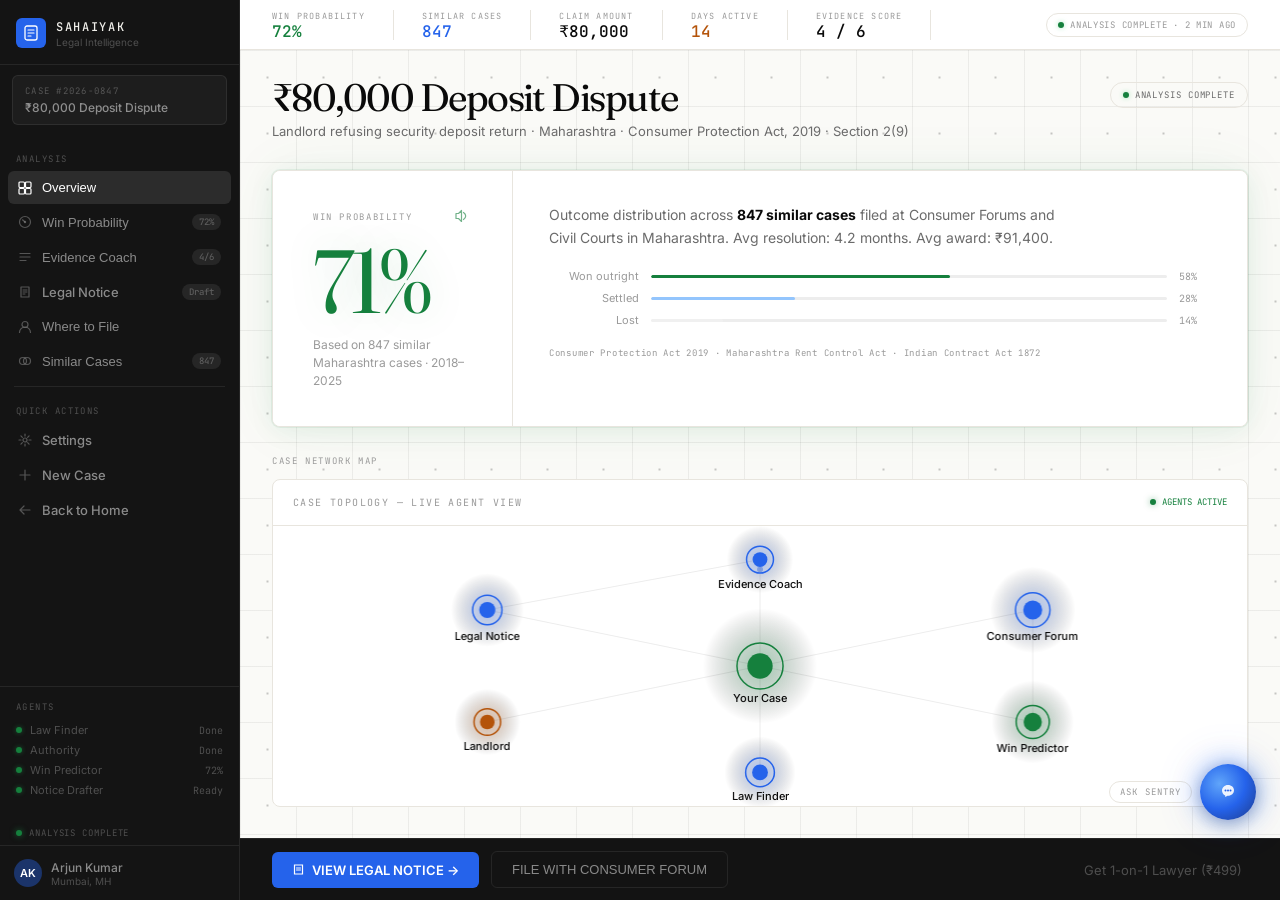
<file: dashboard.html>
<!DOCTYPE html>
<html lang="en">
<head>
<meta charset="UTF-8">
<meta name="viewport" content="width=device-width,initial-scale=1">
<title>SahAIyak — Case Analysis</title>
<link rel="preconnect" href="https://fonts.googleapis.com">
<link href="https://fonts.googleapis.com/css2?family=Fraunces:ital,opsz,wght@0,9..144,300;0,9..144,400;1,9..144,300;1,9..144,400&family=Inter:wght@400;500;600&family=JetBrains+Mono:wght@500&display=swap" rel="stylesheet">
<style>
:root{
  --bg:#0D0D0D; --bg2:#141414; --bg3:#1A1A1A;
  --border:rgba(255,255,255,.08); --border2:rgba(255,255,255,.12);
  --txt:#F0EFEA; --txt2:rgba(255,255,255,.5); --txt3:rgba(255,255,255,.25);
  --sketch:#2563EB; --sketch-s:#93C5FD;
  --green:#15803D; --amber:#B45309; --warn:#B45309; --success:#15803D;
  --sb-w:240px;
  /* content area — white paper */
  --c-bg:#FAFAF7; --c-card:#FFFFFF; --c-border:#E8E5DE;
  --c-ink:#0A0A0A; --c-mute:#6B6B6B; --c-soft:#9A9A9A;
}
*,*::before,*::after{box-sizing:border-box;margin:0;padding:0}
html,body{height:100%;overflow:hidden}
body{
  font-family:'Inter',sans-serif;background:var(--bg);color:var(--txt);
  display:flex;height:100vh;overflow:hidden;
}

/* ═══ SIDEBAR ═══════════════════════════════════════ */
.sb{
  width:var(--sb-w);flex-shrink:0;background:var(--bg2);
  border-right:1px solid var(--border);display:flex;flex-direction:column;
  height:100vh;overflow:hidden;
}
.sb-brand{
  display:flex;align-items:center;gap:10px;
  padding:18px 16px 16px;border-bottom:1px solid var(--border);
}
.sb-icon{
  width:30px;height:30px;background:var(--sketch);border-radius:6px;
  display:flex;align-items:center;justify-content:center;flex-shrink:0;
}
.sb-bname{font-family:'JetBrains Mono',monospace;font-size:12px;letter-spacing:.14em;color:var(--txt);font-weight:500}
.sb-btag{font-size:10px;color:var(--txt3);margin-top:1px}

.sb-case{margin:10px 12px;padding:9px 12px;background:rgba(255,255,255,.04);border:1px solid var(--border);border-radius:6px}
.sb-cid{font-family:'JetBrains Mono',monospace;font-size:9px;letter-spacing:.14em;color:var(--txt3);text-transform:uppercase;margin-bottom:3px}
.sb-cname{font-size:12px;font-weight:500;color:var(--txt2);white-space:nowrap;overflow:hidden;text-overflow:ellipsis}

.sb-nav{flex:1;padding:8px 0;overflow-y:auto;scrollbar-width:none}
.sb-nav::-webkit-scrollbar{display:none}
.sb-lbl{font-family:'JetBrains Mono',monospace;font-size:9px;letter-spacing:.16em;color:var(--txt3);text-transform:uppercase;padding:10px 16px 5px}
.sb-item{
  display:flex;align-items:center;gap:10px;
  margin:1px 8px;padding:9px 10px;border-radius:6px;
  font-size:13px;font-weight:500;color:var(--txt2);
  cursor:pointer;border:none;background:transparent;
  width:calc(100% - 16px);text-align:left;text-decoration:none;
  transition:background .15s,color .15s;
}
.sb-item:hover{background:rgba(255,255,255,.06);color:var(--txt)}
.sb-item.active{background:rgba(255,255,255,.1);color:#fff}
.sb-item svg{flex-shrink:0;opacity:.55}
.sb-item.active svg{opacity:1}
.sb-badge{
  margin-left:auto;font-family:'JetBrains Mono',monospace;font-size:9px;
  background:rgba(255,255,255,.08);color:var(--txt3);padding:2px 7px;border-radius:100px;
}
.sb-item.active .sb-badge{background:rgba(37,99,235,.25);color:var(--sketch-s)}

.sb-divider{height:1px;background:var(--border);margin:8px 14px}

/* Agents */
.sb-agents{border-top:1px solid var(--border);padding:14px 16px}
.sb-albl{font-family:'JetBrains Mono',monospace;font-size:9px;letter-spacing:.16em;color:var(--txt3);text-transform:uppercase;margin-bottom:10px}
.sb-arow{display:flex;align-items:center;gap:8px;margin-bottom:6px}
.dot{width:6px;height:6px;border-radius:50%;flex-shrink:0}
.dot-g{background:var(--green);box-shadow:0 0 5px rgba(34,197,94,.4)}
.dot-a{background:var(--amber)}
.dot-d{background:rgba(255,255,255,.15)}
.sb-aname{font-size:11px;color:var(--txt3);flex:1}
.sb-aval{font-family:'JetBrains Mono',monospace;font-size:10px;color:var(--txt3)}

/* WS status */
.sb-ws{display:flex;align-items:center;gap:7px;padding:10px 16px 6px}
.sb-ws-dot{width:6px;height:6px;border-radius:50%;background:var(--green);box-shadow:0 0 6px rgba(34,197,94,.5)}
.sb-ws-txt{font-family:'JetBrains Mono',monospace;font-size:9px;letter-spacing:.1em;color:var(--txt3);text-transform:uppercase}

/* User */
.sb-user{border-top:1px solid var(--border);padding:13px 14px;display:flex;align-items:center;gap:9px}
.sb-av{width:28px;height:28px;border-radius:50%;background:rgba(37,99,235,.4);display:flex;align-items:center;justify-content:center;font-size:11px;font-weight:600;color:#fff;flex-shrink:0}
.sb-un{font-size:12px;font-weight:500;color:var(--txt2)}
.sb-ul{font-size:10px;color:var(--txt3)}

/* ═══ MAIN WRAPPER ══════════════════════════════════ */
.main{flex:1;display:flex;flex-direction:column;height:100vh;overflow:hidden;min-width:0}

/* ── STAT BAR ── */
.statbar{
  height:50px;flex-shrink:0;background:var(--bg2);
  border-bottom:1px solid var(--border);
  display:flex;align-items:center;justify-content:space-between;
  padding:0 32px;
}
.stat-items{display:flex;align-items:center;gap:0}
.stat-item{padding:0 28px;border-right:1px solid var(--border)}
.stat-item:first-child{padding-left:0}
.stat-lbl{font-family:'JetBrains Mono',monospace;font-size:8.5px;letter-spacing:.14em;color:var(--txt3);text-transform:uppercase;margin-bottom:2px}
.stat-val{font-family:'JetBrains Mono',monospace;font-size:16px;font-weight:500;line-height:1}
.stat-val.g{color:var(--green)}.stat-val.a{color:var(--amber)}.stat-val.b{color:var(--sketch-s)}.stat-val.w{color:var(--txt)}
.stat-right{display:flex;align-items:center;gap:10px}
.s-pill{display:inline-flex;align-items:center;gap:6px;padding:5px 11px;border-radius:100px;border:1px solid var(--border);font-family:'JetBrains Mono',monospace;font-size:9px;letter-spacing:.08em;color:var(--txt3);white-space:nowrap}
.btn-sm{background:transparent;border:1px solid var(--border);color:var(--txt2);font-size:12px;font-weight:500;padding:7px 14px;border-radius:6px;cursor:pointer;font-family:'Inter',sans-serif;transition:border-color .2s,color .2s;text-decoration:none;display:inline-flex;align-items:center;gap:6px}
.btn-sm:hover{border-color:var(--border2);color:var(--txt)}
.btn-sm-p{background:var(--sketch);border-color:var(--sketch);color:#fff}
.btn-sm-p:hover{background:#1d4ed8;border-color:#1d4ed8;color:#fff}

/* ── CONTENT AREA ── */
.content{
  flex:1;overflow-y:auto;
  background-color:var(--c-bg);
  background-image:
    linear-gradient(rgba(10,10,10,.06) 1px, transparent 1px),
    linear-gradient(90deg, rgba(10,10,10,.06) 1px, transparent 1px),
    radial-gradient(circle, rgba(10,10,10,.22) 1.5px, transparent 1.5px);
  background-size:56px 56px, 56px 56px, 56px 56px;
  background-position:0 0, 0 0, -0.5px -0.5px;
  scrollbar-width:thin;scrollbar-color:rgba(0,0,0,.1) transparent;
}
.content-inner{padding:28px 32px 100px;max-width:1200px}

/* ── STAT BAR ── */
.statbar{
  height:50px;flex-shrink:0;
  background:var(--c-card);border-bottom:1px solid var(--c-border);
  display:flex;align-items:center;justify-content:space-between;padding:0 32px;
}
.stat-items{display:flex;align-items:center;gap:0}
.stat-item{padding:0 28px;border-right:1px solid var(--c-border)}
.stat-item:first-child{padding-left:0}
.stat-lbl{font-family:'JetBrains Mono',monospace;font-size:8.5px;letter-spacing:.14em;color:var(--c-soft);text-transform:uppercase;margin-bottom:2px}
.stat-val{font-family:'JetBrains Mono',monospace;font-size:16px;font-weight:500;line-height:1}
.stat-val.g{color:var(--success)}.stat-val.a{color:var(--amber)}.stat-val.b{color:var(--sketch)}.stat-val.w{color:var(--c-ink)}
.stat-right{display:flex;align-items:center;gap:10px}
.s-pill{display:inline-flex;align-items:center;gap:6px;padding:5px 11px;border-radius:100px;border:1px solid var(--c-border);font-family:'JetBrains Mono',monospace;font-size:9px;letter-spacing:.08em;color:var(--c-soft);white-space:nowrap}

/* ── PAGE HEADER ── */
.page-hdr{margin-bottom:28px}
.page-hdr-top{display:flex;align-items:flex-start;justify-content:space-between;margin-bottom:6px}
.page-title{font-family:'Fraunces',serif;font-size:clamp(28px,3vw,48px);font-weight:400;letter-spacing:-0.04em;line-height:1;color:var(--c-ink)}
.page-sub{font-size:13px;color:var(--c-mute);line-height:1.5}
.p-status{display:inline-flex;align-items:center;gap:6px;padding:6px 12px;border-radius:100px;border:1px solid var(--c-border);font-family:'JetBrains Mono',monospace;font-size:9px;letter-spacing:.1em;color:var(--c-soft);flex-shrink:0;margin-top:4px}

/* ── WIN CARD ── */
.win-card{
  background:var(--c-card);
  border:1px solid var(--c-border);
  border-radius:8px;
  display:grid;grid-template-columns:240px 1fr;margin-bottom:20px;overflow:hidden;
  box-shadow:0 0 0 1px rgba(21,128,61,.08), 0 4px 24px rgba(21,128,61,.08), 0 0 60px rgba(21,128,61,.06);
}
.win-l{padding:36px 40px;border-right:1px solid var(--c-border);background:var(--c-card)}
.win-cap{font-family:'JetBrains Mono',monospace;font-size:9px;letter-spacing:.18em;color:var(--c-soft);text-transform:uppercase;margin-bottom:8px}
.win-big{font-family:'Fraunces',serif;font-size:clamp(64px,7vw,96px);font-weight:400;color:var(--success);line-height:1;letter-spacing:-0.04em;text-shadow:0 0 40px rgba(21,128,61,.18)}
.win-sub{font-size:12px;color:var(--c-soft);margin-top:10px;line-height:1.5}
.win-r{padding:32px 36px;display:flex;flex-direction:column;gap:20px;background:var(--c-card)}
.win-r-top{font-size:14px;color:var(--c-mute);line-height:1.65;max-width:520px}
.win-r-top strong{color:var(--c-ink)}
.bars{display:flex;flex-direction:column;gap:8px}
.brow{display:flex;align-items:center;gap:12px}
.blbl{font-size:11px;color:var(--c-soft);width:90px;text-align:right;flex-shrink:0}
.btrack{flex:1;height:3px;background:rgba(0,0,0,.07);border-radius:2px;overflow:hidden}
.bfill{height:100%;border-radius:2px;width:0;transition:width 1.4s cubic-bezier(.16,1,.3,1)}
.bpct{font-family:'JetBrains Mono',monospace;font-size:10px;color:var(--c-soft);width:32px}
.win-foot{font-family:'JetBrains Mono',monospace;font-size:9px;letter-spacing:.08em;color:var(--c-soft)}

/* ── SECTION LABEL ── */
.s-lbl{font-family:'JetBrains Mono',monospace;font-size:9px;letter-spacing:.18em;color:var(--c-soft);text-transform:uppercase;margin-bottom:12px;margin-top:28px}

/* ── EVIDENCE GRID ── */
.ev-grid{display:grid;grid-template-columns:1fr 1fr;gap:16px;margin-bottom:20px}
.ev-card{background:var(--c-card);border:1px solid var(--c-border);border-radius:8px;padding:22px}
.ev-card-h{display:flex;align-items:center;gap:8px;font-size:13px;font-weight:600;margin-bottom:16px;color:var(--c-ink)}
.ev-row{display:flex;align-items:flex-start;gap:10px;margin-bottom:12px}
.ev-txt{flex:1}
.ev-title{font-size:13px;color:var(--c-ink);line-height:1.4}
.ev-sub{font-size:11px;color:var(--c-mute);margin-top:2px;line-height:1.4}
.ev-badge{font-family:'JetBrains Mono',monospace;font-size:9px;letter-spacing:.06em;margin-top:3px;display:inline-block}
.ev-badge.pos{color:var(--success)}.ev-badge.neg{color:var(--amber)}

/* ── CASES TABLE ── */
.cases-table{background:var(--c-card);border:1px solid var(--c-border);border-radius:8px;overflow:hidden;margin-bottom:20px}
.ct-head{display:grid;grid-template-columns:70px 1fr 140px 100px 1fr;gap:16px;padding:10px 20px;border-bottom:1px solid var(--c-border);background:rgba(0,0,0,.02)}
.ct-head-col{font-family:'JetBrains Mono',monospace;font-size:9px;letter-spacing:.14em;color:var(--c-soft);text-transform:uppercase}
.ct-row{display:grid;grid-template-columns:70px 1fr 140px 100px 1fr;gap:16px;padding:13px 20px;border-bottom:1px solid var(--c-border);align-items:center;transition:background .15s}
.ct-row:last-child{border-bottom:none}
.ct-row:hover{background:rgba(0,0,0,.02)}
.ct-year{font-family:'JetBrains Mono',monospace;font-size:11px;color:var(--c-soft)}
.ct-court{font-size:13px;font-weight:500;color:var(--c-ink)}
.ct-outcome{display:inline-flex;align-items:center;gap:6px;font-size:11px;font-weight:600;font-family:'JetBrains Mono',monospace;letter-spacing:.06em}
.ct-outcome.w{color:var(--success)}.ct-outcome.s{color:var(--sketch)}.ct-outcome.l{color:var(--amber)}
.ct-amount{font-family:'JetBrains Mono',monospace;font-size:12px;color:var(--c-mute)}
.ct-fact{font-size:12px;color:var(--c-soft);line-height:1.4;overflow:hidden;display:-webkit-box;-webkit-line-clamp:2;-webkit-box-orient:vertical}

/* ── PLAYBOOK ── */
.play-h{font-family:'Fraunces',serif;font-size:clamp(22px,2.5vw,36px);font-weight:400;letter-spacing:-0.03em;line-height:1.05;margin-bottom:16px;color:var(--c-ink)}
.play-h em{font-style:italic;font-weight:300}
.play-card{background:var(--c-card);border:1px solid var(--c-border);border-radius:8px;margin-bottom:10px;overflow:hidden}
.play-hdr{display:flex;align-items:center;justify-content:space-between;padding:16px 20px;cursor:pointer;transition:background .15s;gap:16px}
.play-hdr:hover{background:var(--c-bg)}
.play-hl{display:flex;align-items:center;gap:12px;flex:1;min-width:0}
.play-n{font-family:'JetBrains Mono',monospace;font-size:10px;letter-spacing:.12em;color:var(--c-soft);flex-shrink:0}
.play-t{font-size:14px;font-weight:500;color:var(--c-ink);overflow:hidden;text-overflow:ellipsis;white-space:nowrap}
.play-arr{font-size:11px;color:var(--c-soft);flex-shrink:0;transition:transform .25s}
.play-card.open .play-arr{transform:rotate(180deg)}
.play-body{max-height:0;overflow:hidden;transition:max-height .35s ease}
.play-card.open .play-body{max-height:260px}
.play-inner{display:grid;grid-template-columns:1fr 1fr 1fr;gap:20px;padding:0 20px 20px}
.play-col-h{font-family:'JetBrains Mono',monospace;font-size:9px;letter-spacing:.14em;color:var(--c-soft);text-transform:uppercase;margin-bottom:7px}
.play-col-b{font-size:13px;color:var(--c-mute);line-height:1.65}

/* ── ACTION BAR ── */
.action-bar{
  background:rgba(250,250,247,.96);backdrop-filter:blur(12px);
  border-top:1px solid var(--c-border);padding:12px 32px;
  display:flex;align-items:center;gap:12px;z-index:50;flex-shrink:0;
}
.btn-act-p{background:var(--c-ink);color:#fff;font-size:13px;font-weight:600;padding:10px 20px;border-radius:6px;border:none;cursor:pointer;text-decoration:none;display:inline-flex;align-items:center;gap:7px;transition:background .2s,gap .2s}
.btn-act-p:hover{background:#222;gap:11px}
.btn-act-s{background:transparent;color:var(--c-ink);font-size:13px;font-weight:500;padding:10px 20px;border-radius:6px;border:1px solid var(--c-border);cursor:pointer;transition:border-color .2s}
.btn-act-s:hover{border-color:var(--c-ink)}
.spacer{flex:1}
.btn-link{font-size:13px;color:var(--c-mute);text-decoration:none;padding:10px 6px;transition:color .2s}
.btn-link:hover{color:var(--c-ink)}

/* ── PAGE HEADER ── */
.page-hdr{margin-bottom:28px}
.page-hdr-top{display:flex;align-items:flex-start;justify-content:space-between;margin-bottom:6px}
.page-title{font-family:'Fraunces',serif;font-size:clamp(28px,3vw,48px);font-weight:400;letter-spacing:-0.04em;line-height:1;color:#0A0A0A}
.page-sub{font-size:13px;color:#6B6B6B;line-height:1.5}
.p-status{display:inline-flex;align-items:center;gap:6px;padding:6px 12px;border-radius:100px;border:1px solid #E8E5DE;font-family:'JetBrains Mono',monospace;font-size:9px;letter-spacing:.1em;color:#6B6B6B;flex-shrink:0;margin-top:4px}

/* ── SECTION LABEL ── */
.s-lbl{font-family:'JetBrains Mono',monospace;font-size:9px;letter-spacing:.18em;color:#9A9A9A;text-transform:uppercase;margin-bottom:12px;margin-top:28px}

/* ── EVIDENCE GRID ── */
.ev-grid{display:grid;grid-template-columns:1fr 1fr;gap:16px;margin-bottom:20px}
.ev-card{background:#FFFFFF;border:1px solid #E8E5DE;border-radius:8px;padding:22px}
.ev-card-h{display:flex;align-items:center;gap:8px;font-size:13px;font-weight:600;margin-bottom:16px;color:#0A0A0A}
.ev-row{display:flex;align-items:flex-start;gap:10px;margin-bottom:12px}
.ev-txt{flex:1}
.ev-title{font-size:13px;color:#0A0A0A;line-height:1.4}
.ev-sub{font-size:11px;color:#6B6B6B;margin-top:2px;line-height:1.4}
.ev-badge{font-family:'JetBrains Mono',monospace;font-size:9px;letter-spacing:.06em;margin-top:3px;display:inline-block}
.ev-badge.pos{color:var(--success)}.ev-badge.neg{color:var(--warn)}

/* ── CASES TABLE ── */
.cases-table{background:#FFFFFF;border:1px solid #E8E5DE;border-radius:8px;overflow:hidden;margin-bottom:20px}
.ct-head{display:grid;grid-template-columns:70px 1fr 140px 100px 1fr;gap:16px;padding:10px 20px;border-bottom:1px solid #E8E5DE;background:rgba(0,0,0,.02)}
.ct-head-col{font-family:'JetBrains Mono',monospace;font-size:9px;letter-spacing:.14em;color:#9A9A9A;text-transform:uppercase}
.ct-row{display:grid;grid-template-columns:70px 1fr 140px 100px 1fr;gap:16px;padding:13px 20px;border-bottom:1px solid #E8E5DE;align-items:center;transition:background .15s;cursor:default}
.ct-row:last-child{border-bottom:none}
.ct-row:hover{background:rgba(0,0,0,.02)}
.ct-year{font-family:'JetBrains Mono',monospace;font-size:11px;color:#9A9A9A}
.ct-court{font-size:13px;font-weight:500;color:#0A0A0A}
.ct-outcome{display:inline-flex;align-items:center;gap:6px;font-size:11px;font-weight:600;font-family:'JetBrains Mono',monospace;letter-spacing:.06em}
.ct-outcome.w{color:var(--success)}.ct-outcome.s{color:var(--sketch)}.ct-outcome.l{color:var(--amber)}
.ct-amount{font-family:'JetBrains Mono',monospace;font-size:12px;color:#6B6B6B}
.ct-fact{font-size:12px;color:#9A9A9A;line-height:1.4;overflow:hidden;display:-webkit-box;-webkit-line-clamp:2;-webkit-box-orient:vertical}

/* ── PLAYBOOK ── */
.play-h{font-family:'Fraunces',serif;font-size:clamp(22px,2.5vw,36px);font-weight:400;letter-spacing:-0.03em;line-height:1.05;margin-bottom:16px;color:#0A0A0A}
.play-h em{font-style:italic;font-weight:300}
.play-card{background:#FFFFFF;border:1px solid #E8E5DE;border-radius:8px;margin-bottom:10px;overflow:hidden}
.play-hdr{display:flex;align-items:center;justify-content:space-between;padding:16px 20px;cursor:pointer;transition:background .15s;gap:16px}
.play-hdr:hover{background:#FAFAF7}
.play-hl{display:flex;align-items:center;gap:12px;flex:1;min-width:0}
.play-n{font-family:'JetBrains Mono',monospace;font-size:10px;letter-spacing:.12em;color:#9A9A9A;flex-shrink:0}
.play-t{font-size:14px;font-weight:500;color:#0A0A0A;overflow:hidden;text-overflow:ellipsis;white-space:nowrap}
.play-arr{font-size:11px;color:#9A9A9A;flex-shrink:0;transition:transform .25s}
.play-card.open .play-arr{transform:rotate(180deg)}
.play-body{max-height:0;overflow:hidden;transition:max-height .35s ease}
.play-card.open .play-body{max-height:260px}
.play-inner{display:grid;grid-template-columns:1fr 1fr 1fr;gap:20px;padding:0 20px 20px}
.play-col-h{font-family:'JetBrains Mono',monospace;font-size:9px;letter-spacing:.14em;color:#9A9A9A;text-transform:uppercase;margin-bottom:7px}
.play-col-b{font-size:13px;color:#6B6B6B;line-height:1.65}

/* ── ACTION BAR ── */
.action-bar{
  position:sticky;bottom:0;left:0;right:0;
  background:rgba(20,20,20,.96);backdrop-filter:blur(12px);
  border-top:1px solid var(--border);padding:12px 32px;
  display:flex;align-items:center;gap:12px;z-index:50;flex-shrink:0;
}
.btn-act-p{background:var(--sketch);color:#fff;font-size:13px;font-weight:600;padding:10px 20px;border-radius:6px;border:none;cursor:pointer;text-decoration:none;display:inline-flex;align-items:center;gap:7px;transition:background .2s}
.btn-act-p:hover{background:#1d4ed8}
.btn-act-s{background:transparent;color:var(--txt2);font-size:13px;font-weight:500;padding:10px 20px;border-radius:6px;border:1px solid var(--border);cursor:pointer;transition:border-color .2s,color .2s}
.btn-act-s:hover{border-color:var(--border2);color:var(--txt)}
.spacer{flex:1}
.btn-link{font-size:13px;color:var(--txt3);text-decoration:none;padding:10px 6px;transition:color .2s}
.btn-link:hover{color:var(--txt)}

/* ── TABS ── */
.tab-pane{display:none}
.tab-pane.active{display:block}

/* ── TOPOLOGY CANVAS ── */
.topo-section{background:var(--c-card);border:1px solid var(--c-border);border-radius:8px;overflow:hidden;margin-bottom:20px;position:relative}
.topo-header{padding:16px 20px;border-bottom:1px solid var(--c-border);display:flex;align-items:center;justify-content:space-between}
.topo-title{font-family:'JetBrains Mono',monospace;font-size:10px;letter-spacing:.14em;color:var(--c-soft);text-transform:uppercase}
.topo-live{display:flex;align-items:center;gap:6px;font-family:'JetBrains Mono',monospace;font-size:9px;color:var(--success)}
.topo-live-dot{width:6px;height:6px;border-radius:50%;background:var(--success);box-shadow:0 0 6px rgba(21,128,61,.5);animation:pulse-g 2s infinite}
@keyframes pulse-g{0%,100%{opacity:1;transform:scale(1)}50%{opacity:.6;transform:scale(1.3)}}
#topoCanvas{display:block;width:100%;height:280px}

/* ── AI SENTRY AGENT ── */
.ai-sentry{
  position:fixed;bottom:80px;right:24px;z-index:300;
  display:flex;flex-direction:column;align-items:flex-end;gap:8px;
}
.ai-sentry-btn{
  width:56px;height:56px;border-radius:50%;cursor:pointer;border:none;
  background:radial-gradient(circle at 35% 35%,#60a5fa,#2563EB,#1e3a8a);
  box-shadow:0 0 24px rgba(37,99,235,.5),0 0 48px rgba(37,99,235,.2),0 4px 16px rgba(0,0,0,.2);
  animation:sentry-pulse 3s ease-in-out infinite;
  display:flex;align-items:center;justify-content:center;
}
@keyframes sentry-pulse{0%,100%{box-shadow:0 0 24px rgba(37,99,235,.5),0 0 48px rgba(37,99,235,.2),0 4px 16px rgba(0,0,0,.2)}50%{box-shadow:0 0 36px rgba(37,99,235,.7),0 0 72px rgba(37,99,235,.3),0 4px 16px rgba(0,0,0,.2)}}
.ai-sentry-label{font-family:'JetBrains Mono',monospace;font-size:9px;letter-spacing:.12em;color:var(--c-soft);text-transform:uppercase;background:var(--c-card);border:1px solid var(--c-border);padding:4px 10px;border-radius:100px}
.ai-sentry-panel{
  position:absolute;bottom:68px;right:0;width:320px;
  background:var(--c-card);border:1px solid var(--c-border);border-radius:12px;
  box-shadow:0 8px 32px rgba(0,0,0,.12);display:none;flex-direction:column;overflow:hidden;
}
.ai-sentry-panel.open{display:flex}
.ai-panel-hdr{padding:14px 16px;border-bottom:1px solid var(--c-border);display:flex;align-items:center;gap:10px;justify-content:space-between}
.ai-panel-title{font-size:13px;font-weight:600;color:var(--c-ink)}
.ai-panel-close{background:none;border:none;cursor:pointer;font-size:16px;color:var(--c-soft);line-height:1}
.ai-msgs{padding:12px 14px;display:flex;flex-direction:column;gap:10px;max-height:220px;overflow-y:auto}
.ai-msg{font-size:13px;line-height:1.55;padding:10px 12px;border-radius:8px}
.ai-msg.bot{background:var(--c-bg);color:var(--c-ink);border:1px solid var(--c-border)}
.ai-msg.user{background:var(--c-ink);color:#fff;align-self:flex-end;max-width:85%}
.ai-input-row{padding:10px 12px;border-top:1px solid var(--c-border);display:flex;gap:8px}
.ai-input{flex:1;border:1px solid var(--c-border);border-radius:6px;padding:8px 10px;font-size:12px;font-family:'Inter',sans-serif;outline:none;background:var(--c-bg);color:var(--c-ink);transition:border-color .2s}
.ai-input:focus{border-color:var(--c-ink)}
.ai-send{width:32px;height:32px;background:var(--c-ink);border:none;border-radius:6px;cursor:pointer;display:flex;align-items:center;justify-content:center;transition:background .2s;flex-shrink:0}
.ai-send:hover{background:#333}
.ai-suggestions{padding:0 12px 10px;display:flex;flex-wrap:wrap;gap:6px}
.ai-sug{font-size:11px;border:1px solid var(--c-border);border-radius:100px;padding:4px 10px;cursor:pointer;color:var(--c-mute);background:transparent;font-family:'Inter',sans-serif;transition:all .15s;white-space:nowrap}
.ai-sug:hover{border-color:var(--c-ink);color:var(--c-ink)}
.reveal{opacity:0;transform:translateY(16px);transition:opacity .55s ease,transform .55s ease}
.reveal.shown{opacity:1;transform:none}
.d1{transition-delay:.07s}.d2{transition-delay:.14s}.d3{transition-delay:.21s}

@media(max-width:960px){.sb{display:none}.main{width:100%}}
@media(prefers-reduced-motion:reduce){*{transition-duration:0s!important;animation-duration:0s!important}}
</style>
</head>
<body>

<!-- ═══ SIDEBAR ═══════════════════════════════════════ -->
<aside class="sb">
  <div class="sb-brand">
    <div class="sb-icon">
      <svg width="16" height="16" viewBox="0 0 16 16" fill="none"><rect x="2" y="1" width="12" height="14" rx="2" stroke="white" stroke-width="1.3"/><line x1="5" y1="5" x2="11" y2="5" stroke="white" stroke-width="1.1" stroke-linecap="round"/><line x1="5" y1="8" x2="11" y2="8" stroke="white" stroke-width="1.1" stroke-linecap="round"/><line x1="5" y1="11" x2="8" y2="11" stroke="white" stroke-width="1.1" stroke-linecap="round"/></svg>
    </div>
    <div><div class="sb-bname">SAHAIYAK</div><div class="sb-btag">Legal Intelligence</div></div>
  </div>

  <div class="sb-case">
    <div class="sb-cid">Case #2026-0847</div>
    <div class="sb-cname">₹80,000 Deposit Dispute</div>
  </div>

  <nav class="sb-nav">
    <div class="sb-lbl">Analysis</div>
    <button class="sb-item active" onclick="setTab('overview',this)">
      <svg width="14" height="14" viewBox="0 0 14 14" fill="none"><rect x="1" y="1" width="5.5" height="5.5" rx="1" stroke="currentColor" stroke-width="1.2"/><rect x="7.5" y="1" width="5.5" height="5.5" rx="1" stroke="currentColor" stroke-width="1.2"/><rect x="1" y="7.5" width="5.5" height="5.5" rx="1" stroke="currentColor" stroke-width="1.2"/><rect x="7.5" y="7.5" width="5.5" height="5.5" rx="1" stroke="currentColor" stroke-width="1.2"/></svg>
      Overview
    </button>
    <button class="sb-item" onclick="setTab('winprob',this)">
      <svg width="14" height="14" viewBox="0 0 14 14" fill="none"><circle cx="7" cy="7" r="5.5" stroke="currentColor" stroke-width="1.2"/><path d="M7 7L4.5 4.8" stroke="currentColor" stroke-width="1.2" stroke-linecap="round"/><circle cx="7" cy="7" r="1.2" fill="currentColor"/></svg>
      Win Probability
      <span class="sb-badge">72%</span>
    </button>
    <button class="sb-item" onclick="setTab('evidence',this)">
      <svg width="14" height="14" viewBox="0 0 14 14" fill="none"><path d="M2 3.5h10M2 7h10M2 10.5h6" stroke="currentColor" stroke-width="1.2" stroke-linecap="round"/></svg>
      Evidence Coach
      <span class="sb-badge">4/6</span>
    </button>
    <a href="document.html" class="sb-item">
      <svg width="14" height="14" viewBox="0 0 14 14" fill="none"><path d="M3 2h8v10H3V2z" stroke="currentColor" stroke-width="1.2" stroke-linejoin="round"/><line x1="5" y1="5" x2="9" y2="5" stroke="currentColor" stroke-width="1" stroke-linecap="round"/><line x1="5" y1="7" x2="9" y2="7" stroke="currentColor" stroke-width="1" stroke-linecap="round"/><line x1="5" y1="9" x2="7" y2="9" stroke="currentColor" stroke-width="1" stroke-linecap="round"/></svg>
      Legal Notice
      <span class="sb-badge">Draft</span>
    </a>
    <button class="sb-item" onclick="setTab('fileat',this)">
      <svg width="14" height="14" viewBox="0 0 14 14" fill="none"><circle cx="7" cy="4.5" r="3" stroke="currentColor" stroke-width="1.2"/><path d="M1.5 12.5c0-3.04 2.46-5.5 5.5-5.5s5.5 2.46 5.5 5.5" stroke="currentColor" stroke-width="1.2" stroke-linecap="round"/></svg>
      Where to File
    </button>
    <button class="sb-item" onclick="setTab('similar',this)">
      <svg width="14" height="14" viewBox="0 0 14 14" fill="none"><circle cx="5" cy="7" r="3.5" stroke="currentColor" stroke-width="1.2"/><circle cx="9" cy="7" r="3.5" stroke="currentColor" stroke-width="1.2"/></svg>
      Similar Cases
      <span class="sb-badge">847</span>
    </button>

    <div class="sb-divider"></div>
    <div class="sb-lbl">Quick Actions</div>
    <a href="settings.html" class="sb-item">
      <svg width="14" height="14" viewBox="0 0 14 14" fill="none"><circle cx="7" cy="7" r="2" stroke="currentColor" stroke-width="1.2"/><path d="M7 1v2M7 11v2M1 7h2M11 7h2M2.93 2.93l1.41 1.41M9.66 9.66l1.41 1.41M2.93 11.07l1.41-1.41M9.66 4.34l1.41-1.41" stroke="currentColor" stroke-width="1.2" stroke-linecap="round"/></svg>
      Settings
    </a>
    <a href="intake.html" class="sb-item">
      <svg width="14" height="14" viewBox="0 0 14 14" fill="none"><path d="M7 2v10M2 7h10" stroke="currentColor" stroke-width="1.2" stroke-linecap="round"/></svg>
      New Case
    </a>
    <a href="index.html" class="sb-item">
      <svg width="14" height="14" viewBox="0 0 14 14" fill="none"><path d="M2 7h10M2 7l4-4M2 7l4 4" stroke="currentColor" stroke-width="1.2" stroke-linecap="round" stroke-linejoin="round"/></svg>
      Back to Home
    </a>
  </nav>

  <div class="sb-agents">
    <div class="sb-albl">Agents</div>
    <div class="sb-arow"><div class="dot dot-g"></div><div class="sb-aname">Law Finder</div><div class="sb-aval">Done</div></div>
    <div class="sb-arow"><div class="dot dot-g"></div><div class="sb-aname">Authority</div><div class="sb-aval">Done</div></div>
    <div class="sb-arow"><div class="dot dot-g"></div><div class="sb-aname">Win Predictor</div><div class="sb-aval">72%</div></div>
    <div class="sb-arow"><div class="dot dot-g"></div><div class="sb-aname">Notice Drafter</div><div class="sb-aval">Ready</div></div>
  </div>
  <div class="sb-ws"><div class="sb-ws-dot"></div><div class="sb-ws-txt">Analysis Complete</div></div>

  <div class="sb-user">
    <div class="sb-av">AK</div>
    <div><div class="sb-un">Arjun Kumar</div><div class="sb-ul">Mumbai, MH</div></div>
  </div>
</aside>

<!-- ═══ MAIN ════════════════════════════════════════ -->
<div class="main">

  <!-- Stat bar -->
  <div class="statbar">
    <div class="stat-items">
      <div class="stat-item"><div class="stat-lbl">Win Probability</div><div class="stat-val g">72%</div></div>
      <div class="stat-item"><div class="stat-lbl">Similar Cases</div><div class="stat-val b">847</div></div>
      <div class="stat-item"><div class="stat-lbl">Claim Amount</div><div class="stat-val w">₹80,000</div></div>
      <div class="stat-item"><div class="stat-lbl">Days Active</div><div class="stat-val a">14</div></div>
      <div class="stat-item"><div class="stat-lbl">Evidence Score</div><div class="stat-val w">4 / 6</div></div>
    </div>
    <div class="stat-right">
      <span class="s-pill"><span class="dot dot-g"></span>ANALYSIS COMPLETE · 2 MIN AGO</span>
    </div>
  </div>

  <!-- Content + Action bar wrapper -->
  <div style="flex:1;overflow:hidden;display:flex;flex-direction:column;">
    <div class="content">
      <div class="content-inner">

        <!-- ── OVERVIEW TAB ── -->
        <div id="tab-overview" class="tab-pane active">

          <!-- Page header -->
          <div class="page-hdr reveal">
            <div class="page-hdr-top">
              <h1 class="page-title">₹80,000 Deposit Dispute</h1>
              <span class="p-status"><span class="dot dot-g"></span>ANALYSIS COMPLETE</span>
            </div>
            <p class="page-sub">Landlord refusing security deposit return · Maharashtra · Consumer Protection Act, 2019 · Section 2(9)</p>
          </div>

          <!-- Win card -->
          <div class="win-card reveal d1" id="winModule">
            <div class="win-l">
              <div class="win-cap" style="display:flex;align-items:center;justify-content:space-between">
                Win Probability
                <button onclick="speakWinSummary()" title="Listen to case summary" style="background:none;border:none;cursor:pointer;padding:2px 4px;opacity:.6;transition:opacity .2s" onmouseover="this.style.opacity=1" onmouseout="this.style.opacity=.6">
                  <svg width="14" height="14" viewBox="0 0 14 14" fill="none"><path d="M2 4.5h2.5l3-3v11l-3-3H2V4.5z" stroke="#15803D" stroke-width="1.2" stroke-linejoin="round"/><path d="M9.5 3.5c1.5 1 2.2 2.2 2.2 3.5S11 9.5 9.5 10.5" stroke="#15803D" stroke-width="1.2" stroke-linecap="round"/></svg>
                </button>
              </div>
              <div class="win-big" id="winNum">0%</div>
              <div class="win-sub">Based on 847 similar<br>Maharashtra cases · 2018–2025</div>
            </div>
            <div class="win-r">
              <div class="win-r-top">Outcome distribution across <strong>847 similar cases</strong> filed at Consumer Forums and Civil Courts in Maharashtra. Avg resolution: 4.2 months. Avg award: ₹91,400.</div>
              <div class="bars">
                <div class="brow"><span class="blbl">Won outright</span><div class="btrack"><div class="bfill" data-w="58" style="background:var(--green)"></div></div><span class="bpct">58%</span></div>
                <div class="brow"><span class="blbl">Settled</span><div class="btrack"><div class="bfill" data-w="28" style="background:var(--sketch-s)"></div></div><span class="bpct">28%</span></div>
                <div class="brow"><span class="blbl">Lost</span><div class="btrack"><div class="bfill" data-w="14" style="background:rgba(255,255,255,.15)"></div></div><span class="bpct">14%</span></div>
              </div>
              <div class="win-foot">Consumer Protection Act 2019 · Maharashtra Rent Control Act · Indian Contract Act 1872</div>
            </div>
          </div>

          <!-- Case Topology -->
          <div class="s-lbl reveal">Case Network Map</div>
          <div class="topo-section reveal d1">
            <div class="topo-header">
              <span class="topo-title">Case Topology — Live Agent View</span>
              <span class="topo-live"><span class="topo-live-dot"></span>AGENTS ACTIVE</span>
            </div>
            <canvas id="topoCanvas"></canvas>
          </div>

          <!-- Evidence breakdown -->
          <div class="s-lbl reveal">Evidence Breakdown</div>
          <div class="ev-grid reveal d1">
            <div class="ev-card">
              <div class="ev-card-h">
                <svg width="13" height="13" viewBox="0 0 13 13"><circle cx="6.5" cy="6.5" r="5.5" stroke="#22c55e" stroke-width="1.1" fill="none"/><polyline points="3.5,6.5 5.8,8.8 9.5,4.5" fill="none" stroke="#22c55e" stroke-width="1.3" stroke-linecap="round" stroke-linejoin="round"/></svg>
                What Helps You
              </div>
              <div class="ev-row">
                <svg width="13" height="13" viewBox="0 0 13 13" style="flex-shrink:0;margin-top:2px"><polyline points="2,6.5 5,9.5 11,3.5" fill="none" stroke="#22c55e" stroke-width="1.4" stroke-linecap="round"/></svg>
                <div class="ev-txt"><div class="ev-title">WhatsApp messages proving deposit communication</div><div class="ev-badge pos">+35% WIN IMPACT</div></div>
              </div>
              <div class="ev-row">
                <svg width="13" height="13" viewBox="0 0 13 13" style="flex-shrink:0;margin-top:2px"><polyline points="2,6.5 5,9.5 11,3.5" fill="none" stroke="#22c55e" stroke-width="1.4" stroke-linecap="round"/></svg>
                <div class="ev-txt"><div class="ev-title">Signed rental agreement with deposit clause</div><div class="ev-badge pos">+28% WIN IMPACT</div></div>
              </div>
              <div class="ev-row">
                <svg width="13" height="13" viewBox="0 0 13 13" style="flex-shrink:0;margin-top:2px"><polyline points="2,6.5 5,9.5 11,3.5" fill="none" stroke="#22c55e" stroke-width="1.4" stroke-linecap="round"/></svg>
                <div class="ev-txt"><div class="ev-title">NEFT bank transfer proof of deposit payment</div><div class="ev-badge pos">+22% WIN IMPACT</div></div>
              </div>
              <div class="ev-row">
                <svg width="13" height="13" viewBox="0 0 13 13" style="flex-shrink:0;margin-top:2px"><polyline points="2,6.5 5,9.5 11,3.5" fill="none" stroke="#22c55e" stroke-width="1.4" stroke-linecap="round"/></svg>
                <div class="ev-txt"><div class="ev-title">Landlord acknowledged vacate date (WhatsApp)</div><div class="ev-badge pos">+18% WIN IMPACT</div></div>
              </div>
            </div>

            <div class="ev-card">
              <div class="ev-card-h">
                <svg width="13" height="13" viewBox="0 0 13 13"><circle cx="6.5" cy="6.5" r="5.5" stroke="#f59e0b" stroke-width="1.1" fill="none"/><line x1="6.5" y1="3.5" x2="6.5" y2="7" stroke="#f59e0b" stroke-width="1.3" stroke-linecap="round"/><circle cx="6.5" cy="9.2" r=".7" fill="#f59e0b"/></svg>
                What Hurts You
              </div>
              <div class="ev-row">
                <svg width="13" height="13" viewBox="0 0 13 13" style="flex-shrink:0;margin-top:2px"><line x1="2.5" y1="2.5" x2="10.5" y2="10.5" stroke="#f59e0b" stroke-width="1.4" stroke-linecap="round"/><line x1="10.5" y1="2.5" x2="2.5" y2="10.5" stroke="#f59e0b" stroke-width="1.4" stroke-linecap="round"/></svg>
                <div class="ev-txt"><div class="ev-title">No written demand notice sent before now</div><div class="ev-sub">→ Our legal notice cures this immediately</div><div class="ev-badge neg">−20% WITHOUT THIS</div></div>
              </div>
              <div class="ev-row">
                <svg width="13" height="13" viewBox="0 0 13 13" style="flex-shrink:0;margin-top:2px"><line x1="2.5" y1="2.5" x2="10.5" y2="10.5" stroke="#f59e0b" stroke-width="1.4" stroke-linecap="round"/><line x1="10.5" y1="2.5" x2="2.5" y2="10.5" stroke="#f59e0b" stroke-width="1.4" stroke-linecap="round"/></svg>
                <div class="ev-txt"><div class="ev-title">Flat exit condition not documented</div><div class="ev-sub">→ Get a witness to sign an inspection note</div><div class="ev-badge neg">−12% WITHOUT THIS</div></div>
              </div>
              <div class="ev-row">
                <svg width="13" height="13" viewBox="0 0 13 13" style="flex-shrink:0;margin-top:2px"><line x1="2.5" y1="2.5" x2="10.5" y2="10.5" stroke="#f59e0b" stroke-width="1.4" stroke-linecap="round"/><line x1="10.5" y1="2.5" x2="2.5" y2="10.5" stroke="#f59e0b" stroke-width="1.4" stroke-linecap="round"/></svg>
                <div class="ev-txt"><div class="ev-title">No police complaint on record</div><div class="ev-sub">→ Optional but strengthens urgency</div><div class="ev-badge neg">−8% WITHOUT THIS</div></div>
              </div>
            </div>
          </div>

          <!-- Similar cases table -->
          <div class="s-lbl reveal">Similar Cases — Maharashtra Consumer Courts</div>
          <div class="cases-table reveal d1">
            <div class="ct-head">
              <div class="ct-head-col">Year</div>
              <div class="ct-head-col">Court</div>
              <div class="ct-head-col">Outcome</div>
              <div class="ct-head-col">Amount</div>
              <div class="ct-head-col">Key Facts</div>
            </div>
            <div class="ct-row"><div class="ct-year">2024</div><div class="ct-court">Consumer Forum, Pune</div><div class="ct-outcome w"><span class="dot dot-g"></span>WON</div><div class="ct-amount">₹75,000</div><div class="ct-fact">WhatsApp proof accepted. ₹90K awarded incl. damages + costs.</div></div>
            <div class="ct-row"><div class="ct-year">2024</div><div class="ct-court">DCDRC, Mumbai</div><div class="ct-outcome s"><span style="width:5px;height:5px;border-radius:50%;background:var(--sketch-s);display:inline-block;flex-shrink:0"></span>SETTLED</div><div class="ct-amount">₹90,000</div><div class="ct-fact">Legal notice triggered full settlement before first hearing.</div></div>
            <div class="ct-row"><div class="ct-year">2023</div><div class="ct-court">Consumer Forum, Nagpur</div><div class="ct-outcome w"><span class="dot dot-g"></span>WON</div><div class="ct-amount">₹60,000</div><div class="ct-fact">Bank transfer proof decisive. Landlord ordered to pay 12% interest.</div></div>
            <div class="ct-row"><div class="ct-year">2023</div><div class="ct-court">Civil Court, Thane</div><div class="ct-outcome l"><span style="width:5px;height:5px;border-radius:50%;background:var(--amber);display:inline-block;flex-shrink:0"></span>LOST</div><div class="ct-amount">₹40,000</div><div class="ct-fact">No written agreement. Verbal deposit only. Dismissed for lack of evidence.</div></div>
            <div class="ct-row"><div class="ct-year">2022</div><div class="ct-court">Consumer Forum, Nashik</div><div class="ct-outcome w"><span class="dot dot-g"></span>WON</div><div class="ct-amount">₹1,20,000</div><div class="ct-fact">90-day delay. Court awarded deposit + 12% interest per annum.</div></div>
            <div class="ct-row"><div class="ct-year">2022</div><div class="ct-court">DCDRC, Mumbai Suburban</div><div class="ct-outcome s"><span style="width:5px;height:5px;border-radius:50%;background:var(--sketch-s);display:inline-block;flex-shrink:0"></span>SETTLED</div><div class="ct-amount">₹80,000</div><div class="ct-fact">Full refund within 30 days of legal notice being sent.</div></div>
          </div>

          <!-- Playbook -->
          <div class="s-lbl reveal">Opponent Intelligence</div>
          <h3 class="play-h reveal">What your landlord <em>will argue.</em></h3>

          <div class="play-card reveal d1" id="pl1">
            <div class="play-hdr" onclick="togglePlay('pl1')">
              <div class="play-hl"><span class="play-n">01</span><span class="play-t">"You damaged the flat — I'm deducting from the deposit."</span></div>
              <span class="play-arr">▾</span>
            </div>
            <div class="play-body"><div class="play-inner">
              <div><div class="play-col-h">Their Argument</div><div class="play-col-b">Claims routine wear-and-tear is "damage." Common tactic, rarely documented.</div></div>
              <div><div class="play-col-h">Why It Might Work</div><div class="play-col-b">If no move-out inspection report exists, courts sometimes allow partial deductions.</div></div>
              <div><div class="play-col-h">How Our Notice Pre-empts It</div><div class="play-col-b">Demands itemized damage report in 15 days. No report = no deduction. Sharma v. Mehta (2022, Pune CF).</div></div>
            </div></div>
          </div>

          <div class="play-card reveal d2" id="pl2">
            <div class="play-hdr" onclick="togglePlay('pl2')">
              <div class="play-hl"><span class="play-n">02</span><span class="play-t">"You left early — deposit covers remaining rent."</span></div>
              <span class="play-arr">▾</span>
            </div>
            <div class="play-body"><div class="play-inner">
              <div><div class="play-col-h">Their Argument</div><div class="play-col-b">Deposit offsets rent if notice period not served without mutual consent.</div></div>
              <div><div class="play-col-h">Why It Might Work</div><div class="play-col-b">Courts uphold if lease specifies notice period and tenant vacated without written consent.</div></div>
              <div><div class="play-col-h">How Our Notice Pre-empts It</div><div class="play-col-b">Your WhatsApp messages show landlord acknowledged exit date — implied consent. Notice cites this exchange.</div></div>
            </div></div>
          </div>

          <div class="play-card reveal d3" id="pl3">
            <div class="play-hdr" onclick="togglePlay('pl3')">
              <div class="play-hl"><span class="play-n">03</span><span class="play-t">"There was no formal deposit — it was an advance."</span></div>
              <span class="play-arr">▾</span>
            </div>
            <div class="play-body"><div class="play-inner">
              <div><div class="play-col-h">Their Argument</div><div class="play-col-b">Reclassifies payment as "advance rent," not refundable under same provisions.</div></div>
              <div><div class="play-col-h">Why It Might Work</div><div class="play-col-b">Ambiguous agreement language like "advance" creates legal room for dispute.</div></div>
              <div><div class="play-col-h">How Our Notice Pre-empts It</div><div class="play-col-b">Bank transfer + agreement both use "deposit." Courts look at substance, not labelling. Consumer Forum Mumbai 2023.</div></div>
            </div></div>
          </div>

        </div><!-- /overview -->

        <!-- Other tab panes -->
        <div id="tab-winprob" class="tab-pane">
          <div class="page-hdr"><h1 class="page-title">Win Probability</h1><p class="page-sub" style="margin-top:6px">Detailed probability analysis with case citations</p></div>
          <div class="win-card" style="grid-template-columns:200px 1fr">
            <div class="win-l"><div class="win-cap">Probability</div><div class="win-big" style="font-size:72px">72%</div><div class="win-sub">847 cases analyzed</div></div>
            <div class="win-r"><div class="win-r-top">Strong case. WhatsApp evidence is admissible and decisive. The primary risk is the absence of a move-out inspection report — which our legal notice demands within 15 days, effectively neutralising that argument.</div></div>
          </div>
        </div>
        <div id="tab-evidence" class="tab-pane">
          <div class="page-hdr"><h1 class="page-title">Evidence Coach</h1><p class="page-sub" style="margin-top:6px">4 of 6 evidence items complete · 2 gaps identified</p></div>
          <div class="ev-grid" style="margin-top:16px"><div class="ev-card" style="grid-column:1/-1"><div class="ev-card-h">Evidence Checklist</div><div class="ev-row"><svg width="13" height="13" viewBox="0 0 13 13" style="flex-shrink:0;margin-top:2px"><polyline points="2,6.5 5,9.5 11,3.5" fill="none" stroke="#22c55e" stroke-width="1.4" stroke-linecap="round"/></svg><div class="ev-txt"><div class="ev-title">WhatsApp messages (deposit communication)</div><div class="ev-badge pos">COMPLETE · +35%</div></div></div><div class="ev-row"><svg width="13" height="13" viewBox="0 0 13 13" style="flex-shrink:0;margin-top:2px"><polyline points="2,6.5 5,9.5 11,3.5" fill="none" stroke="#22c55e" stroke-width="1.4" stroke-linecap="round"/></svg><div class="ev-txt"><div class="ev-title">Signed rental agreement</div><div class="ev-badge pos">COMPLETE · +28%</div></div></div><div class="ev-row"><svg width="13" height="13" viewBox="0 0 13 13" style="flex-shrink:0;margin-top:2px"><polyline points="2,6.5 5,9.5 11,3.5" fill="none" stroke="#22c55e" stroke-width="1.4" stroke-linecap="round"/></svg><div class="ev-txt"><div class="ev-title">Bank NEFT transfer proof</div><div class="ev-badge pos">COMPLETE · +22%</div></div></div><div class="ev-row"><svg width="13" height="13" viewBox="0 0 13 13" style="flex-shrink:0;margin-top:2px"><polyline points="2,6.5 5,9.5 11,3.5" fill="none" stroke="#22c55e" stroke-width="1.4" stroke-linecap="round"/></svg><div class="ev-txt"><div class="ev-title">Landlord acknowledgement of vacate date</div><div class="ev-badge pos">COMPLETE · +18%</div></div></div><div class="ev-row"><svg width="13" height="13" viewBox="0 0 13 13" style="flex-shrink:0;margin-top:2px"><line x1="2.5" y1="2.5" x2="10.5" y2="10.5" stroke="#f59e0b" stroke-width="1.4" stroke-linecap="round"/><line x1="10.5" y1="2.5" x2="2.5" y2="10.5" stroke="#f59e0b" stroke-width="1.4" stroke-linecap="round"/></svg><div class="ev-txt"><div class="ev-title">Move-out inspection report</div><div class="ev-sub">→ Get a witness to sign a condition report now</div><div class="ev-badge neg">MISSING · −12%</div></div></div><div class="ev-row"><svg width="13" height="13" viewBox="0 0 13 13" style="flex-shrink:0;margin-top:2px"><line x1="2.5" y1="2.5" x2="10.5" y2="10.5" stroke="#f59e0b" stroke-width="1.4" stroke-linecap="round"/><line x1="10.5" y1="2.5" x2="2.5" y2="10.5" stroke="#f59e0b" stroke-width="1.4" stroke-linecap="round"/></svg><div class="ev-txt"><div class="ev-title">Police complaint (optional)</div><div class="ev-sub">→ Strengthens urgency; not required</div><div class="ev-badge neg">OPTIONAL · −8%</div></div></div></div></div>
        </div>
        <div id="tab-fileat" class="tab-pane">
          <div class="page-hdr"><h1 class="page-title">Where to File</h1><p class="page-sub" style="margin-top:6px">Recommended forum based on your location and claim amount</p></div>
          <div class="win-card" style="grid-template-columns:1fr;margin-top:16px"><div class="win-r"><div class="win-cap">Recommended Forum</div><div style="font-family:'Fraunces',serif;font-size:32px;font-weight:400;color:var(--txt);margin:10px 0 6px;letter-spacing:-0.02em">District Consumer Disputes<br>Redressal Commission</div><div class="win-r-top">Mumbai Suburban District · Filing fee: <strong>₹200</strong> · Claim limit: up to ₹50 lakh · Avg resolution: 4–6 months</div></div></div>
        </div>
        <div id="tab-similar" class="tab-pane">
          <div class="page-hdr"><h1 class="page-title">Similar Cases</h1><p class="page-sub" style="margin-top:6px">847 cases analyzed · 72% won or settled</p></div>
          <div class="cases-table" style="margin-top:16px">
            <div class="ct-head"><div class="ct-head-col">Year</div><div class="ct-head-col">Court</div><div class="ct-head-col">Outcome</div><div class="ct-head-col">Amount</div><div class="ct-head-col">Key Facts</div></div>
            <div class="ct-row"><div class="ct-year">2024</div><div class="ct-court">Consumer Forum, Pune</div><div class="ct-outcome w"><span class="dot dot-g"></span>WON</div><div class="ct-amount">₹75,000</div><div class="ct-fact">WhatsApp proof accepted. Full award + damages.</div></div>
            <div class="ct-row"><div class="ct-year">2024</div><div class="ct-court">DCDRC, Mumbai</div><div class="ct-outcome s"><span style="width:5px;height:5px;border-radius:50%;background:var(--sketch-s);display:inline-block"></span>SETTLED</div><div class="ct-amount">₹90,000</div><div class="ct-fact">Settled before first hearing.</div></div>
            <div class="ct-row"><div class="ct-year">2023</div><div class="ct-court">Consumer Forum, Nagpur</div><div class="ct-outcome w"><span class="dot dot-g"></span>WON</div><div class="ct-amount">₹60,000</div><div class="ct-fact">Bank transfer decisive. Interest awarded.</div></div>
          </div>
        </div>

      </div>
    </div>

    <!-- Action bar -->
    <div class="action-bar">
      <a href="document.html" class="btn-act-p">
        <svg width="13" height="13" viewBox="0 0 13 13" fill="none"><path d="M2.5 2h8v9h-8V2z" stroke="currentColor" stroke-width="1.2"/><line x1="4.5" y1="5" x2="8.5" y2="5" stroke="currentColor" stroke-width="1" stroke-linecap="round"/><line x1="4.5" y1="7" x2="8.5" y2="7" stroke="currentColor" stroke-width="1" stroke-linecap="round"/></svg>
        VIEW LEGAL NOTICE →
      </a>
      <button class="btn-act-s">FILE WITH CONSUMER FORUM</button>
      <div class="spacer"></div>
      <a href="#" class="btn-link">Get 1-on-1 Lawyer (₹499)</a>
    </div>
  </div>
</div>

<!-- AI SENTRY AGENT -->
<div class="ai-sentry">
  <div class="ai-sentry-panel" id="sentryPanel">
    <div class="ai-panel-hdr">
      <div style="display:flex;align-items:center;gap:8px">
        <div style="width:22px;height:22px;border-radius:50%;background:radial-gradient(circle at 35% 35%,#60a5fa,#2563EB);"></div>
        <div class="ai-panel-title">SahAIyak Sentry</div>
      </div>
      <div style="display:flex;align-items:center;gap:6px">
        <button onclick="sentryVoice()" title="Read aloud" style="background:none;border:none;cursor:pointer;padding:2px;opacity:.6;transition:opacity .2s" onmouseover="this.style.opacity=1" onmouseout="this.style.opacity=.6">
          <svg width="14" height="14" viewBox="0 0 14 14" fill="none"><path d="M2 4.5h2.5l3-3v11l-3-3H2V4.5z" stroke="#0A0A0A" stroke-width="1.2" stroke-linejoin="round"/><path d="M9.5 3.5c1.5 1 2.2 2.2 2.2 3.5S11 9.5 9.5 10.5" stroke="#0A0A0A" stroke-width="1.2" stroke-linecap="round"/></svg>
        </button>
        <button class="ai-panel-close" onclick="toggleSentry()">✕</button>
      </div>
    </div>
    <div class="ai-msgs" id="sentryMsgs">
      <div class="ai-msg bot">Namaste! I'm Sentry, your legal AI. Your case has a <strong>72% win probability</strong>. What would you like to know?</div>
    </div>
    <div class="ai-suggestions">
      <button class="ai-sug" onclick="sentrySug('What is my strongest evidence?')">Strongest evidence?</button>
      <button class="ai-sug" onclick="sentrySug('How long will this take?')">Timeline?</button>
      <button class="ai-sug" onclick="sentrySug('What should I do next?')">Next steps?</button>
    </div>
    <div class="ai-input-row">
      <input class="ai-input" id="sentryInput" placeholder="Ask Sentry anything..." onkeydown="if(event.key==='Enter')sentryChat()"/>
      <button class="ai-send" onclick="sentryChat()"><svg width="12" height="12" viewBox="0 0 12 12" fill="none"><path d="M1 6h10M7 2l4 4-4 4" stroke="#fff" stroke-width="1.3" stroke-linecap="round" stroke-linejoin="round"/></svg></button>
    </div>
  </div>
  <div style="display:flex;align-items:center;gap:8px">
    <span class="ai-sentry-label">ASK SENTRY</span>
    <button class="ai-sentry-btn" onclick="toggleSentry()">
      <svg width="22" height="22" viewBox="0 0 22 22" fill="none"><path d="M11 4C7.5 4 5 6.5 5 9.5c0 2.2 1.3 4.1 3.2 5V16l2.3-1.2c.2.02.33.02.5.02 3.5 0 6-2.5 6-5.5S14.5 4 11 4z" fill="rgba(255,255,255,.9)"/><circle cx="8.5" cy="9.5" r="1" fill="#2563EB"/><circle cx="11" cy="9.5" r="1" fill="#2563EB"/><circle cx="13.5" cy="9.5" r="1" fill="#2563EB"/></svg>
    </button>
  </div>
</div>

<script src="static/api.js"></script>
<script>
// ── LIVE DATA LOADER ──────────────────────────────────────────────────
(async function loadCaseData() {
  const caseId = getCaseId();
  if (!caseId || caseId === 'demo') return;
  try {
    const d = await apiGet('/api/v1/cases/' + caseId);

    // Win probability
    const winTarget = d.win_probability || 72;
    _winProbability = winTarget;
    document.querySelectorAll('.stat-val.g').forEach(el => {
      if (el.previousElementSibling?.textContent?.includes('Win')) el.textContent = winTarget + '%';
    });
    document.querySelectorAll('.sb-badge').forEach(el => {
      if (el.previousElementSibling?.textContent?.includes('Win') || el.closest('button')?.textContent?.includes('Win')) {
        el.textContent = winTarget + '%';
      }
    });

    // Claim amount
    if (d.amount) {
      document.querySelectorAll('.stat-val.w').forEach(el => {
        if (el.previousElementSibling?.textContent?.includes('Claim')) el.textContent = d.amount;
      });
    }

    // Similar cases count
    if (d.similar_cases_count) {
      document.querySelectorAll('.stat-val.b').forEach(el => el.textContent = d.similar_cases_count.toLocaleString('en-IN'));
    }

    // Page title
    if (d.amount) {
      document.querySelectorAll('.page-title').forEach(el => {
        if (el.textContent.includes('Deposit')) el.textContent = d.amount + ' Dispute';
      });
    }

    // Render similar cases table
    if (d.similar_cases && d.similar_cases.length) {
      _renderSimilarCases(d.similar_cases);
    }

    // Render evidence
    if (d.evidence_strengths || d.evidence_gaps) {
      _renderEvidence(d.evidence_strengths || [], d.evidence_gaps || []);
    }

    // Laws in sub-heading
    if (d.law_summary) {
      document.querySelectorAll('.page-sub').forEach((el, i) => { if (i === 0) el.textContent = d.law_summary; });
    }

    // Forum in "Where to File"
    if (d.authority) {
      const forum = d.authority.forum || '';
      document.querySelectorAll('#tab-fileat .win-r').forEach(el => {
        const h = el.querySelector('div[style*="font-family"]');
        if (h) h.textContent = forum;
        const sub = el.querySelector('.win-r-top');
        if (sub) sub.innerHTML = `${d.authority.address || ''} · Filing fee: <strong>${d.authority.filing_fee || '₹200'}</strong> · ${d.authority.jurisdiction_notes || ''}`;
      });
    }
  } catch (e) {
    console.warn('Live data load failed, using demo data:', e.message);
  }
})();

function _renderSimilarCases(cases) {
  const tables = document.querySelectorAll('.cases-table');
  tables.forEach(table => {
    const head = table.querySelector('.ct-head');
    if (!head) return;
    const existing = table.querySelectorAll('.ct-row');
    existing.forEach(r => r.remove());
    cases.forEach(c => {
      const outcomeClass = c.outcome === 'WON' ? 'w' : c.outcome === 'SETTLED' ? 's' : 'l';
      const dot = c.outcome === 'WON' ? '<span class="dot dot-g"></span>' : c.outcome === 'SETTLED' ? '<span style="width:5px;height:5px;border-radius:50%;background:#93C5FD;display:inline-block"></span>' : '<span style="width:5px;height:5px;border-radius:50%;background:#B45309;display:inline-block"></span>';
      const row = document.createElement('div');
      row.className = 'ct-row';
      row.innerHTML = `<div class="ct-year">${c.year}</div><div class="ct-court">${c.court}</div><div class="ct-outcome ${outcomeClass}">${dot}${c.outcome}</div><div class="ct-amount">${c.amount || '—'}</div><div class="ct-fact">${c.key_fact}</div>`;
      table.appendChild(row);
    });
  });
}

function _renderEvidence(strengths, gaps) {
  const cards = document.querySelectorAll('.ev-card');
  if (cards.length < 2) return;
  const posCard = cards[0], negCard = cards[1];
  const posBody = posCard.querySelectorAll('.ev-row');
  const negBody = negCard.querySelectorAll('.ev-row');
  posBody.forEach(r => r.remove());
  negBody.forEach(r => r.remove());
  const checkSvg = `<svg width="13" height="13" viewBox="0 0 13 13" style="flex-shrink:0;margin-top:2px"><polyline points="2,6.5 5,9.5 11,3.5" fill="none" stroke="#22c55e" stroke-width="1.4" stroke-linecap="round"/></svg>`;
  const crossSvg = `<svg width="13" height="13" viewBox="0 0 13 13" style="flex-shrink:0;margin-top:2px"><line x1="2.5" y1="2.5" x2="10.5" y2="10.5" stroke="#f59e0b" stroke-width="1.4" stroke-linecap="round"/><line x1="10.5" y1="2.5" x2="2.5" y2="10.5" stroke="#f59e0b" stroke-width="1.4" stroke-linecap="round"/></svg>`;
  strengths.slice(0, 4).forEach(s => {
    const div = document.createElement('div'); div.className = 'ev-row';
    div.innerHTML = `${checkSvg}<div class="ev-txt"><div class="ev-title">${s.title}</div><div class="ev-badge pos">${s.impact}</div></div>`;
    posCard.appendChild(div);
  });
  gaps.slice(0, 3).forEach(g => {
    const div = document.createElement('div'); div.className = 'ev-row';
    div.innerHTML = `${crossSvg}<div class="ev-txt"><div class="ev-title">${g.title}</div>${g.sub ? `<div class="ev-sub">→ ${g.sub}</div>` : ''}<div class="ev-badge neg">${g.impact}</div></div>`;
    negCard.appendChild(div);
  });
}

// ── SENTRY — wire to real API ────────────────────────────────────────────
const _origSentryChat = typeof sentryChat !== 'undefined' ? sentryChat : null;
async function sentryChat() {
  const input = document.getElementById('sentryInput');
  const txt = input?.value?.trim();
  if (!txt) return;
  addSentryMsg(txt, 'user');
  input.value = '';
  addSentryTyping();
  const caseId = getCaseId();
  try {
    if (caseId && caseId !== 'demo') {
      const r = await apiPost('/api/v1/cases/' + caseId + '/sentry', { message: txt, case_id: caseId });
      document.getElementById('sentry-typing')?.remove();
      addSentryMsg(r.reply, 'bot');
    } else { throw new Error('demo'); }
  } catch {
    document.getElementById('sentry-typing')?.remove();
    const fallback = {
      'What is my strongest evidence?': 'Your WhatsApp messages and NEFT bank transfer proof are your strongest evidence — together they add +57% to your win probability.',
      'How long will this take?': 'Based on similar cases, the average resolution at Consumer Forum is 4.2 months. 28% settle within 30 days of receiving the legal notice.',
      'What should I do next?': 'Step 1: Download and send the legal notice via registered post. Step 2: Keep all receipts. Step 3: If no response in 15 days, file at the District Consumer Forum with ₹200 fee.'
    };
    addSentryMsg(fallback[txt] || 'Based on your case and similar Indian judgments, I recommend focusing on your evidence and sending the legal notice immediately. Want me to explain the filing process?', 'bot');
  }
}

// ── TOPOLOGY ANIMATION ────────────────────────────────────────────────
const canvas = document.getElementById('topoCanvas');
if (canvas) {
  const ctx = canvas.getContext('2d');
  let W, H, particles = [], nodes;

  function initTopo() {
    const rect = canvas.parentElement.getBoundingClientRect();
    W = canvas.width = rect.width;
    H = canvas.height = 280;

    nodes = [
      { id: 0, label: 'Your Case',        x: W*.5,  y: H*.5,  r: 22, color: '#15803D', glow: 'rgba(21,128,61,.4)',  status: 'active' },
      { id: 1, label: 'Consumer Forum',   x: W*.78, y: H*.3,  r: 16, color: '#2563EB', glow: 'rgba(37,99,235,.4)', status: 'ok' },
      { id: 2, label: 'Win Predictor',    x: W*.78, y: H*.7,  r: 16, color: '#15803D', glow: 'rgba(21,128,61,.4)', status: 'ok' },
      { id: 3, label: 'Evidence Coach',   x: W*.5,  y: H*.12, r: 14, color: '#2563EB', glow: 'rgba(37,99,235,.4)', status: 'ok' },
      { id: 4, label: 'Legal Notice',     x: W*.22, y: H*.3,  r: 16, color: '#2563EB', glow: 'rgba(37,99,235,.4)', status: 'ok' },
      { id: 5, label: 'Landlord',         x: W*.22, y: H*.7,  r: 14, color: '#B45309', glow: 'rgba(180,83,9,.4)',  status: 'warn' },
      { id: 6, label: 'Law Finder',       x: W*.5,  y: H*.88, r: 14, color: '#2563EB', glow: 'rgba(37,99,235,.4)', status: 'ok' },
    ];
    particles = [];
  }

  const edges = [[0,1],[0,2],[0,3],[0,4],[0,5],[0,6],[1,2],[3,4]];

  function spawnParticle(a, b) {
    particles.push({ from: a, to: b, t: 0, speed: 0.003 + Math.random() * 0.003 });
  }

  setInterval(() => {
    if (!nodes) return;
    const e = edges[Math.floor(Math.random() * edges.length)];
    spawnParticle(e[0], e[1]);
    if (Math.random() > 0.5) spawnParticle(e[1], e[0]);
  }, 600);

  let animT = 0;
  function drawTopo() {
    if (!nodes) return;
    ctx.clearRect(0, 0, W, H);
    animT += 0.01;

    // Draw edges
    edges.forEach(([a, b]) => {
      const na = nodes[a], nb = nodes[b];
      ctx.beginPath();
      ctx.moveTo(na.x, na.y);
      ctx.lineTo(nb.x, nb.y);
      ctx.strokeStyle = 'rgba(10,10,10,.08)';
      ctx.lineWidth = 1;
      ctx.stroke();
    });

    // Draw particles
    particles = particles.filter(p => p.t <= 1);
    particles.forEach(p => {
      p.t += p.speed;
      const na = nodes[p.from], nb = nodes[p.to];
      const x = na.x + (nb.x - na.x) * p.t;
      const y = na.y + (nb.y - na.y) * p.t;
      ctx.beginPath();
      ctx.arc(x, y, 3, 0, Math.PI * 2);
      ctx.fillStyle = na.color;
      ctx.globalAlpha = 1 - Math.abs(p.t - 0.5) * 1.5;
      ctx.fill();
      ctx.globalAlpha = 1;
    });

    // Draw nodes
    nodes.forEach((n, i) => {
      const pulse = 1 + Math.sin(animT * 2 + i) * 0.08;

      // Glow
      const grad = ctx.createRadialGradient(n.x, n.y, 0, n.x, n.y, n.r * 2.5 * pulse);
      grad.addColorStop(0, n.glow);
      grad.addColorStop(1, 'transparent');
      ctx.beginPath();
      ctx.arc(n.x, n.y, n.r * 2.5 * pulse, 0, Math.PI * 2);
      ctx.fillStyle = grad;
      ctx.fill();

      // Outer ring
      ctx.beginPath();
      ctx.arc(n.x, n.y, n.r * pulse, 0, Math.PI * 2);
      ctx.strokeStyle = n.color;
      ctx.lineWidth = 1.5;
      ctx.stroke();

      // Inner fill
      ctx.beginPath();
      ctx.arc(n.x, n.y, n.r * 0.55 * pulse, 0, Math.PI * 2);
      ctx.fillStyle = n.color;
      ctx.fill();

      // Label
      ctx.font = '500 11px Inter, sans-serif';
      ctx.fillStyle = '#0A0A0A';
      ctx.textAlign = 'center';
      ctx.fillText(n.label, n.x, n.y + n.r + 14);
    });

    requestAnimationFrame(drawTopo);
  }

  initTopo();
  window.addEventListener('resize', initTopo);
  drawTopo();
}

// ── AI SENTRY ─────────────────────────────────────────────────────────
function toggleSentry() {
  document.getElementById('sentryPanel').classList.toggle('open');
}

function addSentryMsg(text, role) {
  const msgs = document.getElementById('sentryMsgs');
  const div = document.createElement('div');
  div.className = 'ai-msg ' + role;
  div.innerHTML = text;
  msgs.appendChild(div);
  msgs.scrollTop = msgs.scrollHeight;
}

function addSentryTyping() {
  const msgs = document.getElementById('sentryMsgs');
  const div = document.createElement('div');
  div.className = 'ai-msg bot';
  div.id = 'sentry-typing';
  div.innerHTML = '<span style="opacity:.5">Sentry is thinking</span><span style="animation:blink .6s infinite">...</span>';
  msgs.appendChild(div);
  msgs.scrollTop = msgs.scrollHeight;
}

function sentrySug(txt) {
  document.getElementById('sentryInput').value = txt;
  sentryChat();
}

async function sentryVoice() {
  const msgs = document.querySelectorAll('#sentryMsgs .ai-msg.bot');
  if (!msgs.length) return;
  const lastBot = msgs[msgs.length - 1];
  speakText(lastBot.textContent || lastBot.innerText, 'en');
}

async function speakWinSummary() {
  const pct = document.getElementById('winNum')?.textContent || '72%';
  speakText(`Your case has a ${pct} win probability based on 847 similar cases filed in Indian consumer courts. 58% of similar cases were won outright, and 28% settled before the first hearing.`, 'en');
}
</script>
<script>
function setTab(id, btn) {
  document.querySelectorAll('.tab-pane').forEach(t => t.classList.remove('active'));
  document.querySelectorAll('.sb-item').forEach(b => b.classList.remove('active'));
  const pane = document.getElementById('tab-' + id);
  if (pane) pane.classList.add('active');
  btn.classList.add('active');
}

function togglePlay(id) {
  const c = document.getElementById(id);
  const was = c.classList.contains('open');
  document.querySelectorAll('.play-card').forEach(x => x.classList.remove('open'));
  if (!was) c.classList.add('open');
}

let counted = false;
let _winProbability = 72;
function doCount() {
  if (counted) return; counted = true;
  const el = document.getElementById('winNum');
  const target = _winProbability;
  const t0 = performance.now();
  function step(t) {
    const p = Math.min((t - t0) / 2000, 1);
    const ease = 1 - Math.pow(1 - p, 4);
    el.textContent = Math.round(target * ease) + '%';
    if (p < 1) requestAnimationFrame(step);
  }
  requestAnimationFrame(step);
  setTimeout(() => {
    document.querySelectorAll('.bfill').forEach(b => { b.style.width = b.dataset.w + '%'; });
  }, 400);
}

const ro = new IntersectionObserver(entries => {
  entries.forEach(e => {
    if (e.isIntersecting) {
      e.target.classList.add('shown');
      if (e.target.id === 'winModule') doCount();
      ro.unobserve(e.target);
    }
  });
}, { threshold: .1 });
document.querySelectorAll('.reveal').forEach(el => ro.observe(el));
</script>
</body>
</html>
</file>
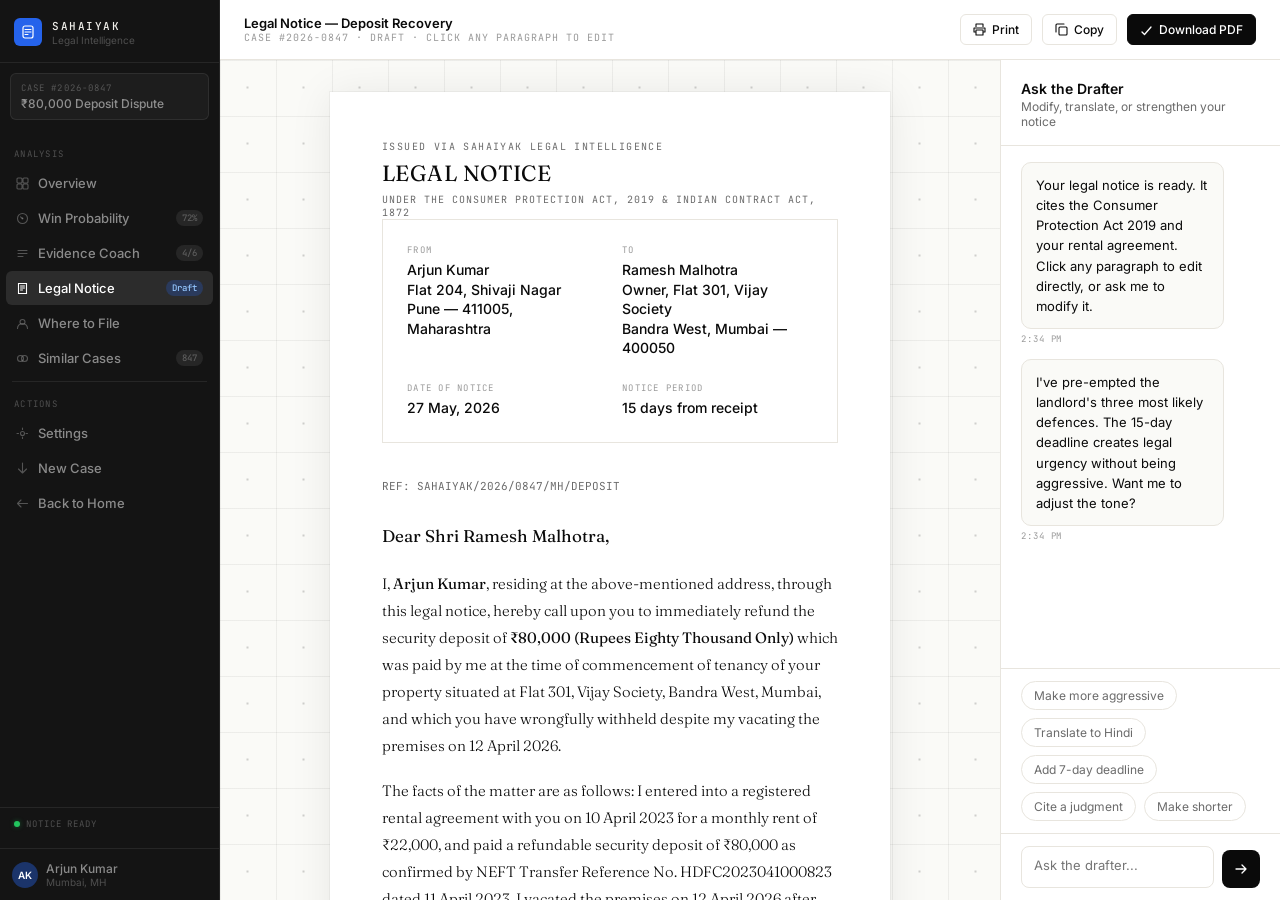
<file: document.html>
<!DOCTYPE html>
<html lang="en">
<head>
<meta charset="UTF-8">
<meta name="viewport" content="width=device-width,initial-scale=1">
<title>SahAIyak — Legal Notice Draft</title>
<link rel="preconnect" href="https://fonts.googleapis.com">
<link href="https://fonts.googleapis.com/css2?family=Fraunces:ital,opsz,wght@0,9..144,400;1,9..144,300&family=Inter:wght@400;500;600&family=JetBrains+Mono:wght@500&display=swap" rel="stylesheet">
<style>
:root{--ink:#0A0A0A;--paper:#FAFAF7;--paper-pure:#FFFFFF;--rule:#E8E5DE;--mute:#6B6B6B;--mute-soft:#9A9A9A;--sketch:#2563EB;--success:#15803D;
  --bg:#0D0D0D;--bg2:#141414;--border:rgba(255,255,255,.08);--txt:#F0EFEA;--txt2:rgba(255,255,255,.5);--txt3:rgba(255,255,255,.25);--sb-w:220px;}
*,*::before,*::after{box-sizing:border-box;margin:0;padding:0}
html,body{height:100%;overflow:hidden}
body{
  font-family:'Inter',sans-serif;background:var(--paper);color:var(--ink);
  display:flex;height:100vh;
  background-image:
    linear-gradient(rgba(10,10,10,.055) 1px, transparent 1px),
    linear-gradient(90deg, rgba(10,10,10,.055) 1px, transparent 1px),
    radial-gradient(circle, rgba(10,10,10,.18) 1.5px, transparent 1.5px);
  background-size:56px 56px,56px 56px,56px 56px;
  background-position:0 0,0 0,-0.5px -0.5px;
}

/* ── SIDEBAR ── */
.sb{width:var(--sb-w);flex-shrink:0;background:var(--bg2);border-right:1px solid var(--border);display:flex;flex-direction:column;height:100vh;overflow:hidden}
.sb-brand{display:flex;align-items:center;gap:10px;padding:18px 14px 16px;border-bottom:1px solid var(--border)}
.sb-icon{width:28px;height:28px;background:var(--sketch);border-radius:6px;display:flex;align-items:center;justify-content:center;flex-shrink:0}
.sb-bname{font-family:'JetBrains Mono',monospace;font-size:11px;letter-spacing:.14em;color:var(--txt);font-weight:500}
.sb-btag{font-size:10px;color:var(--txt3);margin-top:1px}
.sb-case{margin:10px 10px;padding:8px 10px;background:rgba(255,255,255,.04);border:1px solid var(--border);border-radius:6px}
.sb-cid{font-family:'JetBrains Mono',monospace;font-size:9px;letter-spacing:.12em;color:var(--txt3);text-transform:uppercase;margin-bottom:2px}
.sb-cname{font-size:12px;font-weight:500;color:var(--txt2);white-space:nowrap;overflow:hidden;text-overflow:ellipsis}
.sb-nav{flex:1;padding:8px 0;overflow-y:auto;scrollbar-width:none}
.sb-nav::-webkit-scrollbar{display:none}
.sb-lbl{font-family:'JetBrains Mono',monospace;font-size:9px;letter-spacing:.14em;color:var(--txt3);text-transform:uppercase;padding:10px 14px 5px}
.sb-item{display:flex;align-items:center;gap:9px;margin:1px 6px;padding:9px 10px;border-radius:6px;font-size:13px;font-weight:500;color:var(--txt2);cursor:pointer;border:none;background:transparent;width:calc(100% - 12px);text-align:left;text-decoration:none;transition:background .15s,color .15s}
.sb-item:hover{background:rgba(255,255,255,.06);color:var(--txt)}
.sb-item.active{background:rgba(255,255,255,.1);color:#fff}
.sb-item svg{flex-shrink:0;opacity:.55}
.sb-item.active svg{opacity:1}
.sb-badge{margin-left:auto;font-family:'JetBrains Mono',monospace;font-size:9px;background:rgba(255,255,255,.08);color:var(--txt3);padding:2px 6px;border-radius:100px}
.sb-item.active .sb-badge{background:rgba(37,99,235,.25);color:#93C5FD}
.sb-divider{height:1px;background:var(--border);margin:6px 12px}
.sb-status{padding:10px 14px;border-top:1px solid var(--border)}
.sb-ws{display:flex;align-items:center;gap:6px;margin-bottom:8px}
.sb-ws-dot{width:6px;height:6px;border-radius:50%;background:#22c55e;box-shadow:0 0 5px rgba(34,197,94,.4)}
.sb-ws-txt{font-family:'JetBrains Mono',monospace;font-size:9px;letter-spacing:.1em;color:var(--txt3);text-transform:uppercase}
.sb-user{border-top:1px solid var(--border);padding:12px 12px;display:flex;align-items:center;gap:8px}
.sb-av{width:26px;height:26px;border-radius:50%;background:rgba(37,99,235,.4);display:flex;align-items:center;justify-content:center;font-size:10px;font-weight:600;color:#fff;flex-shrink:0}
.sb-un{font-size:12px;font-weight:500;color:var(--txt2)}
.sb-ul{font-size:10px;color:var(--txt3)}

/* ── MAIN WRAPPER ── */
.doc-main{flex:1;display:flex;flex-direction:column;height:100vh;overflow:hidden;min-width:0}

/* ── TOOLBAR ── */
.toolbar{
  height:60px;background:var(--paper-pure);border-bottom:1px solid var(--rule);
  display:flex;align-items:center;justify-content:space-between;
  padding:0 24px;flex-shrink:0;
}
.toolbar-left{display:flex;align-items:center;gap:16px}
.toolbar-title{font-size:13px;font-weight:600;color:var(--ink)}
.toolbar-meta{font-family:'JetBrains Mono',monospace;font-size:10px;letter-spacing:.1em;color:var(--mute-soft)}
.toolbar-right{display:flex;align-items:center;gap:10px}
.tool-btn{display:inline-flex;align-items:center;gap:6px;border:1px solid var(--rule);background:transparent;padding:7px 12px;border-radius:6px;font-size:12px;font-weight:500;cursor:pointer;color:var(--ink);font-family:'Inter',sans-serif;transition:border-color .2s,background .2s;text-decoration:none}
.tool-btn:hover{border-color:var(--ink);background:var(--paper)}
.tool-btn-primary{background:var(--ink);color:#fff;border-color:var(--ink)}
.tool-btn-primary:hover{background:#222;border-color:#222;color:#fff}

/* ── DOC LAYOUT ── */
.doc-layout{display:grid;grid-template-columns:1fr 280px;flex:1;overflow:hidden}

/* ── DOCUMENT PANEL ── */
.doc-panel{overflow-y:auto;padding:32px 40px;display:flex;justify-content:center;align-items:flex-start;background:var(--paper);background-image:linear-gradient(rgba(10,10,10,.055) 1px,transparent 1px),linear-gradient(90deg,rgba(10,10,10,.055) 1px,transparent 1px),radial-gradient(circle,rgba(10,10,10,.18) 1.5px,transparent 1.5px);background-size:56px 56px,56px 56px,56px 56px;background-position:0 0,0 0,-0.5px -0.5px}
.doc-page{
  background:var(--paper-pure);max-width:560px;width:100%;
  padding:48px 52px;box-shadow:0 2px 40px rgba(0,0,0,.08),0 0 0 1px rgba(0,0,0,.04);
  min-height:900px;position:relative;overflow:hidden;word-break:break-word;overflow-wrap:break-word;
}
  min-height:900px;position:relative;
}
/* Legal Notice Styles */
.notice-top{text-align:center;border-bottom:2px solid var(--ink);padding-bottom:24px;margin-bottom:40px}
.notice-from{font-family:'JetBrains Mono',monospace;font-size:10px;letter-spacing:.14em;text-transform:uppercase;color:var(--mute);margin-bottom:6px}
.notice-title{font-family:'Fraunces',serif;font-size:22px;font-weight:400;letter-spacing:.02em;margin-bottom:6px}
.notice-sub-title{font-family:'JetBrains Mono',monospace;font-size:10px;letter-spacing:.1em;color:var(--mute);text-transform:uppercase}
.notice-meta{display:grid;grid-template-columns:1fr 1fr;gap:24px;margin-bottom:36px;padding:24px;border:1px solid var(--rule)}
.notice-meta-label{font-family:'JetBrains Mono',monospace;font-size:9px;letter-spacing:.14em;text-transform:uppercase;color:var(--mute-soft);margin-bottom:4px}
.notice-meta-val{font-size:14px;font-weight:500;line-height:1.4}
.notice-ref{font-family:'JetBrains Mono',monospace;font-size:11px;color:var(--mute);margin-bottom:32px}
.notice-salutation{font-family:'Fraunces',serif;font-size:17px;font-weight:400;margin-bottom:24px}
.notice-body p{font-family:'Fraunces',serif;font-size:15px;font-weight:300;line-height:1.8;margin-bottom:18px;color:var(--ink);text-align:left}
.notice-body strong{font-weight:400;font-family:'Fraunces',serif}
.notice-body em{font-style:italic;font-weight:300}
.notice-clause{
  border-left:2px solid var(--sketch);padding-left:20px;margin:28px 0;
  font-family:'Fraunces',serif;font-size:15px;font-weight:300;line-height:1.8;
  color:var(--ink);
}
.notice-demand{background:var(--paper);padding:24px;border:1px solid var(--rule);margin:32px 0;border-radius:2px}
.notice-demand h4{font-family:'JetBrains Mono',monospace;font-size:10px;letter-spacing:.14em;text-transform:uppercase;color:var(--mute);margin-bottom:16px}
.notice-demand ol{padding-left:20px}
.notice-demand li{font-size:14px;line-height:1.7;margin-bottom:8px;font-family:'Fraunces',serif;font-weight:300}
.notice-warning{font-family:'Fraunces',serif;font-size:16px;font-weight:400;margin:28px 0;line-height:1.7;border-top:1px solid var(--rule);border-bottom:1px solid var(--rule);padding:20px 0}
.notice-close{font-family:'Fraunces',serif;font-size:16px;font-weight:300;margin-top:36px;line-height:1.7}
.notice-sig{margin-top:60px;padding-top:24px;border-top:1px solid var(--rule)}
.notice-sig-name{font-family:'Fraunces',serif;font-size:18px;font-weight:400;margin-bottom:4px}
.notice-sig-role{font-family:'JetBrains Mono',monospace;font-size:10px;letter-spacing:.12em;color:var(--mute);text-transform:uppercase}
.notice-footer-bar{margin-top:48px;padding-top:16px;border-top:1px solid var(--rule);display:flex;justify-content:space-between;align-items:center}
.notice-footer-txt{font-family:'JetBrains Mono',monospace;font-size:9px;letter-spacing:.1em;color:var(--mute-soft);text-transform:uppercase}

/* Editable paragraphs */
[contenteditable="true"]{outline:none;border-radius:2px;transition:background .2s;max-width:100%;word-break:break-word}
[contenteditable="true"]:hover{background:rgba(37,99,235,.03)}
[contenteditable="true"]:focus{background:rgba(37,99,235,.05);box-shadow:0 0 0 2px rgba(37,99,235,.15)}

/* Edit tooltip */
.edit-hint{position:fixed;bottom:80px;left:50%;transform:translateX(-50%);background:var(--ink);color:#fff;font-family:'JetBrains Mono',monospace;font-size:10px;letter-spacing:.12em;padding:8px 16px;border-radius:100px;opacity:0;transition:opacity .3s;pointer-events:none;white-space:nowrap;z-index:200}
.edit-hint.show{opacity:1}

/* ── CHAT PANEL ── */
.chat-panel{background:var(--paper-pure);border-left:1px solid var(--rule);display:flex;flex-direction:column}
.chat-header{padding:20px 20px 16px;border-bottom:1px solid var(--rule)}
.chat-header-title{font-size:14px;font-weight:600;margin-bottom:2px}
.chat-header-sub{font-size:12px;color:var(--mute)}
.chat-msgs{flex:1;overflow-y:auto;padding:16px 20px;display:flex;flex-direction:column;gap:14px}
.msg{display:flex;flex-direction:column;gap:4px;max-width:85%}
.msg.ai{align-self:flex-start}
.msg.user{align-self:flex-end}
.msg-bubble{
  padding:12px 14px;border-radius:10px;font-size:13px;line-height:1.55;
}
.msg.ai .msg-bubble{background:var(--paper);border:1px solid var(--rule);color:var(--ink)}
.msg.user .msg-bubble{background:var(--ink);color:#fff}
.msg-time{font-family:'JetBrains Mono',monospace;font-size:9px;letter-spacing:.1em;color:var(--mute-soft)}
.msg.user .msg-time{text-align:right}
.typing{display:flex;gap:4px;align-items:center;padding:4px 0}
.typing span{width:5px;height:5px;border-radius:50%;background:var(--mute-soft);animation:pulse 1.4s infinite}
.typing span:nth-child(2){animation-delay:.2s}
.typing span:nth-child(3){animation-delay:.4s}
@keyframes pulse{0%,80%,100%{opacity:.3;transform:scale(.8)}40%{opacity:1;transform:scale(1)}}
.chat-suggestions{padding:12px 20px;display:flex;flex-wrap:wrap;gap:8px;border-top:1px solid var(--rule)}
.sug-chip{
  font-size:12px;background:transparent;border:1px solid var(--rule);
  padding:6px 12px;border-radius:100px;cursor:pointer;color:var(--mute);
  font-family:'Inter',sans-serif;transition:border-color .2s,color .2s;white-space:nowrap;
}
.sug-chip:hover{border-color:var(--ink);color:var(--ink)}
.chat-input-row{padding:12px 20px;border-top:1px solid var(--rule);display:flex;gap:8px;align-items:flex-end}
.chat-input{
  flex:1;border:1px solid var(--rule);border-radius:8px;padding:10px 12px;
  font-family:'Inter',sans-serif;font-size:13px;resize:none;outline:none;
  transition:border-color .2s;min-height:42px;max-height:120px;
  background:var(--paper-pure);color:var(--ink);
}
.chat-input:focus{border-color:var(--ink)}
.chat-send{
  width:38px;height:38px;background:var(--ink);border:none;border-radius:8px;cursor:pointer;
  display:flex;align-items:center;justify-content:center;flex-shrink:0;transition:background .2s;
}
.chat-send:hover{background:#333}

@media(max-width:900px){.doc-layout{grid-template-columns:1fr}.chat-panel{display:none}}
</style>
</head>
<body>

<!-- ── SIDEBAR ── -->
<aside class="sb">
  <div class="sb-brand">
    <div class="sb-icon"><svg width="14" height="14" viewBox="0 0 14 14" fill="none"><rect x="2" y="1" width="10" height="12" rx="2" stroke="white" stroke-width="1.2"/><line x1="4" y1="4.5" x2="10" y2="4.5" stroke="white" stroke-width="1" stroke-linecap="round"/><line x1="4" y1="7" x2="10" y2="7" stroke="white" stroke-width="1" stroke-linecap="round"/><line x1="4" y1="9.5" x2="7" y2="9.5" stroke="white" stroke-width="1" stroke-linecap="round"/></svg></div>
    <div><div class="sb-bname">SAHAIYAK</div><div class="sb-btag">Legal Intelligence</div></div>
  </div>
  <div class="sb-case">
    <div class="sb-cid">Case #2026-0847</div>
    <div class="sb-cname">₹80,000 Deposit Dispute</div>
  </div>
  <nav class="sb-nav">
    <div class="sb-lbl">Analysis</div>
    <a href="dashboard.html" class="sb-item">
      <svg width="13" height="13" viewBox="0 0 13 13" fill="none"><rect x="1" y="1" width="5" height="5" rx="1" stroke="currentColor" stroke-width="1.1"/><rect x="7" y="1" width="5" height="5" rx="1" stroke="currentColor" stroke-width="1.1"/><rect x="1" y="7" width="5" height="5" rx="1" stroke="currentColor" stroke-width="1.1"/><rect x="7" y="7" width="5" height="5" rx="1" stroke="currentColor" stroke-width="1.1"/></svg>
      Overview
    </a>
    <a href="dashboard.html" class="sb-item">
      <svg width="13" height="13" viewBox="0 0 13 13" fill="none"><circle cx="6.5" cy="6.5" r="5" stroke="currentColor" stroke-width="1.1"/><path d="M6.5 6.5L4.5 4.8" stroke="currentColor" stroke-width="1.1" stroke-linecap="round"/><circle cx="6.5" cy="6.5" r="1" fill="currentColor"/></svg>
      Win Probability
      <span class="sb-badge">72%</span>
    </a>
    <a href="dashboard.html" class="sb-item">
      <svg width="13" height="13" viewBox="0 0 13 13" fill="none"><path d="M2 3.5h9M2 6.5h9M2 9.5h5" stroke="currentColor" stroke-width="1.1" stroke-linecap="round"/></svg>
      Evidence Coach
      <span class="sb-badge">4/6</span>
    </a>
    <a href="document.html" class="sb-item active">
      <svg width="13" height="13" viewBox="0 0 13 13" fill="none"><path d="M2.5 1.5h8v10h-8V1.5z" stroke="currentColor" stroke-width="1.1"/><line x1="4.5" y1="4" x2="8.5" y2="4" stroke="currentColor" stroke-width="1" stroke-linecap="round"/><line x1="4.5" y1="6" x2="8.5" y2="6" stroke="currentColor" stroke-width="1" stroke-linecap="round"/><line x1="4.5" y1="8" x2="6.5" y2="8" stroke="currentColor" stroke-width="1" stroke-linecap="round"/></svg>
      Legal Notice
      <span class="sb-badge">Draft</span>
    </a>
    <a href="dashboard.html" class="sb-item">
      <svg width="13" height="13" viewBox="0 0 13 13" fill="none"><circle cx="6.5" cy="5" r="2.5" stroke="currentColor" stroke-width="1.1"/><path d="M1.5 11.5c0-2.76 2.24-5 5-5s5 2.24 5 5" stroke="currentColor" stroke-width="1.1" stroke-linecap="round"/></svg>
      Where to File
    </a>
    <a href="dashboard.html" class="sb-item">
      <svg width="13" height="13" viewBox="0 0 13 13" fill="none"><circle cx="4.5" cy="6.5" r="3" stroke="currentColor" stroke-width="1.1"/><circle cx="8.5" cy="6.5" r="3" stroke="currentColor" stroke-width="1.1"/></svg>
      Similar Cases
      <span class="sb-badge">847</span>
    </a>
    <div class="sb-divider"></div>
    <div class="sb-lbl">Actions</div>
    <a href="settings.html" class="sb-item">
      <svg width="13" height="13" viewBox="0 0 13 13" fill="none"><circle cx="6.5" cy="6.5" r="2" stroke="currentColor" stroke-width="1.1"/><path d="M6.5 1v1.5M6.5 10v1.5M1 6.5h1.5M10 6.5h1.5" stroke="currentColor" stroke-width="1.1" stroke-linecap="round"/></svg>
      Settings
    </a>
    <a href="intake.html" class="sb-item">
      <svg width="13" height="13" viewBox="0 0 13 13" fill="none"><path d="M6.5 1v10M2.5 7l4 4 4-4" stroke="currentColor" stroke-width="1.1" stroke-linecap="round" stroke-linejoin="round"/></svg>
      New Case
    </a>
    <a href="index.html" class="sb-item">
      <svg width="13" height="13" viewBox="0 0 13 13" fill="none"><path d="M1.5 6.5h10M1.5 6.5L5 3M1.5 6.5L5 10" stroke="currentColor" stroke-width="1.1" stroke-linecap="round" stroke-linejoin="round"/></svg>
      Back to Home
    </a>
  </nav>
  <div class="sb-status">
    <div class="sb-ws"><div class="sb-ws-dot"></div><div class="sb-ws-txt">Notice Ready</div></div>
  </div>
  <div class="sb-user">
    <div class="sb-av">AK</div>
    <div><div class="sb-un">Arjun Kumar</div><div class="sb-ul">Mumbai, MH</div></div>
  </div>
</aside>

<!-- ── MAIN ── -->
<div class="doc-main">

<!-- ── TOOLBAR ── -->
<div class="toolbar">
  <div class="toolbar-left">
    <div>
      <div class="toolbar-title">Legal Notice — Deposit Recovery</div>
      <div class="toolbar-meta">CASE #2026-0847 · DRAFT · CLICK ANY PARAGRAPH TO EDIT</div>
    </div>
  </div>
  <div class="toolbar-right">
    <button class="tool-btn" onclick="printNotice()">
      <svg width="13" height="13" viewBox="0 0 13 13" fill="none"><path d="M3 4V1h7v3M3 9H1V5h11v4h-2M3 7h7v5H3V7z" stroke="currentColor" stroke-width="1.1" stroke-linejoin="round"/></svg>
      Print
    </button>
    <button class="tool-btn" onclick="copyNotice()">
      <svg width="13" height="13" viewBox="0 0 13 13" fill="none"><rect x="4" y="4" width="8" height="8" rx="1" stroke="currentColor" stroke-width="1.1"/><path d="M1 9V2a1 1 0 011-1h7" stroke="currentColor" stroke-width="1.1" stroke-linecap="round"/></svg>
      Copy
    </button>
    <button class="tool-btn tool-btn-primary">
      <svg width="13" height="13" viewBox="0 0 13 13" fill="none"><path d="M2 9l2.5 2.5L11 4" stroke="currentColor" stroke-width="1.3" stroke-linecap="round" stroke-linejoin="round"/></svg>
      Download PDF
    </button>
  </div>
</div>

<div class="doc-layout">
  <!-- ── DOCUMENT ── -->
  <div class="doc-panel">
    <div class="doc-page" id="docPage">

      <div class="notice-top">
        <div class="notice-from">Issued via SahAIyak Legal Intelligence</div>
        <div class="notice-title">LEGAL NOTICE</div>
        <div class="notice-sub-title">Under the Consumer Protection Act, 2019 &amp; Indian Contract Act, 1872</div>
      </div>

      <div class="notice-meta">
        <div>
          <div class="notice-meta-label">From</div>
          <div class="notice-meta-val" contenteditable="true">Arjun Kumar<br>Flat 204, Shivaji Nagar<br>Pune — 411005, Maharashtra</div>
        </div>
        <div>
          <div class="notice-meta-label">To</div>
          <div class="notice-meta-val" contenteditable="true">Ramesh Malhotra<br>Owner, Flat 301, Vijay Society<br>Bandra West, Mumbai — 400050</div>
        </div>
        <div>
          <div class="notice-meta-label">Date of Notice</div>
          <div class="notice-meta-val">27 May, 2026</div>
        </div>
        <div>
          <div class="notice-meta-label">Notice Period</div>
          <div class="notice-meta-val">15 days from receipt</div>
        </div>
      </div>

      <div class="notice-ref">REF: SAHAIYAK/2026/0847/MH/DEPOSIT</div>

      <div class="notice-salutation" contenteditable="true">Dear Shri Ramesh Malhotra,</div>

      <div class="notice-body">
        <p contenteditable="true">I, <strong>Arjun Kumar</strong>, residing at the above-mentioned address, through this legal notice, hereby call upon you to immediately refund the security deposit of <strong>₹80,000 (Rupees Eighty Thousand Only)</strong> which was paid by me at the time of commencement of tenancy of your property situated at Flat 301, Vijay Society, Bandra West, Mumbai, and which you have wrongfully withheld despite my vacating the premises on 12 April 2026.</p>

        <p contenteditable="true">The facts of the matter are as follows: I entered into a registered rental agreement with you on 10 April 2023 for a monthly rent of ₹22,000, and paid a refundable security deposit of ₹80,000 as confirmed by NEFT Transfer Reference No. HDFC2023041000823 dated 11 April 2023. I vacated the premises on 12 April 2026 after completing the agreed notice period of 30 days, as acknowledged by you in our WhatsApp exchange dated 14 March 2026.</p>

        <div class="notice-clause" contenteditable="true">Under Clause 7 of our Rental Agreement dated 10 April 2023, the security deposit was to be refunded within 30 days of vacant possession, after deducting legitimate and documented charges for damage, if any. As of this date, 45 days have elapsed and you have neither refunded the deposit nor provided any itemized deduction statement, constituting a clear breach of contractual obligation.</div>

        <p contenteditable="true">Your conduct constitutes a <em>deficiency in service</em> within the meaning of Section 2(11) of the Consumer Protection Act, 2019, and also amounts to <em>unfair trade practice</em> under Section 2(47) of the said Act. You are further liable under Sections 73 and 74 of the Indian Contract Act, 1872 for breach of the rental agreement.</p>

        <div class="notice-demand">
          <h4>Demands Under This Notice</h4>
          <ol>
            <li contenteditable="true">Immediately refund the full security deposit of <strong>₹80,000</strong> within 15 days of receipt of this notice.</li>
            <li contenteditable="true">Pay interest at 12% per annum on the said amount for the period of wrongful withholding (45 days to date), amounting to approximately <strong>₹1,315</strong>.</li>
            <li contenteditable="true">If deductions are claimed, provide a written itemized statement with supporting bills or estimates within 15 days — failing which no deduction shall be permissible.</li>
          </ol>
        </div>

        <div class="notice-warning" contenteditable="true">Take notice that if you fail to comply with the above demands within <strong>fifteen (15) days</strong> from the date of receipt of this notice, I shall be constrained, without any further notice, to initiate appropriate proceedings before the District Consumer Disputes Redressal Commission, Mumbai, seeking refund of the deposit together with compensation for harassment, legal costs, and such other relief as the Commission may deem fit. This may also expose you to a penalty under Section 88 of the Consumer Protection Act, 2019.</div>

        <p class="notice-close" contenteditable="true">This notice is being sent without prejudice to all other rights and remedies available to me in law. The cost and consequences of ignoring this notice shall be entirely at your peril.</p>
      </div>

      <div class="notice-sig">
        <div class="notice-sig-name" contenteditable="true">Arjun Kumar</div>
        <div class="notice-sig-role">Sender / Complainant</div>
        <div style="margin-top:16px;font-size:12px;color:var(--mute)">Assisted by SahAIyak Legal Intelligence Platform</div>
      </div>

      <div class="notice-footer-bar">
        <div class="notice-footer-txt">Draft generated 27 May 2026 · For review before dispatch</div>
        <div class="notice-footer-txt">⚖ SahAIyak · Not a legal opinion</div>
      </div>

    </div>
    <div class="edit-hint" id="editHint">Click any paragraph to edit</div>
  </div>

  <!-- ── CHAT PANEL ── -->
  <div class="chat-panel">
    <div class="chat-header">
      <div class="chat-header-title">Ask the Drafter</div>
      <div class="chat-header-sub">Modify, translate, or strengthen your notice</div>
    </div>

    <div class="chat-msgs" id="chatMsgs">
      <div class="msg ai">
        <div class="msg-bubble">Your legal notice is ready. It cites the Consumer Protection Act 2019 and your rental agreement. Click any paragraph to edit directly, or ask me to modify it.</div>
        <div class="msg-time">2:34 PM</div>
      </div>
      <div class="msg ai">
        <div class="msg-bubble">I've pre-empted the landlord's three most likely defences. The 15-day deadline creates legal urgency without being aggressive. Want me to adjust the tone?</div>
        <div class="msg-time">2:34 PM</div>
      </div>
    </div>

    <div class="chat-suggestions">
      <button class="sug-chip" onclick="sendSuggestion('Make this more aggressive')">Make more aggressive</button>
      <button class="sug-chip" onclick="sendSuggestion('Translate to Hindi')">Translate to Hindi</button>
      <button class="sug-chip" onclick="sendSuggestion('Add a 7-day final deadline')">Add 7-day deadline</button>
      <button class="sug-chip" onclick="sendSuggestion('Cite a specific court judgment')">Cite a judgment</button>
      <button class="sug-chip" onclick="sendSuggestion('Make it shorter and direct')">Make shorter</button>
    </div>

    <div class="chat-input-row">
      <textarea class="chat-input" id="chatInput" placeholder="Ask the drafter..." rows="1" onkeydown="handleKey(event)" oninput="autoResize(this)"></textarea>
      <button class="chat-send" onclick="sendMsg()">
        <svg width="14" height="14" viewBox="0 0 14 14" fill="none"><path d="M2 7h10M8 3l4 4-4 4" stroke="#fff" stroke-width="1.3" stroke-linecap="round" stroke-linejoin="round"/></svg>
      </button>
    </div>
  </div>
</div>

<script src="static/api.js"></script>
<script>
// ── EDIT HINT ─────────────────────────────────────────────────────────────
const hint = document.getElementById('editHint');
setTimeout(() => { hint.classList.add('show'); }, 1800);
document.querySelectorAll('[contenteditable]').forEach(el => {
  el.addEventListener('focus', () => { hint.classList.remove('show'); });
});

// ── LOAD REAL NOTICE ──────────────────────────────────────────────────────
(async function loadNotice() {
  const caseId = getCaseId();
  if (!caseId || caseId === 'demo') return;
  try {
    const data = await apiGet('/api/v1/cases/' + caseId + '/notice');
    if (data.notice_text) {
      const page = document.getElementById('docPage');
      // Replace notice body content with real notice, preserving the page shell
      const bodyEl = page.querySelector('.notice-body');
      const topEl = page.querySelector('.notice-top');
      if (bodyEl) {
        // Parse notice into paragraphs and render
        const paras = data.notice_text.split('\n\n').filter(p => p.trim());
        bodyEl.innerHTML = paras.map(p =>
          `<p contenteditable="true">${p.replace(/\n/g, '<br>')}</p>`
        ).join('');
      }
      // Update version in toolbar
      document.querySelectorAll('.toolbar-meta').forEach(el => {
        el.textContent = el.textContent.replace('DRAFT', `DRAFT · VERSION ${data.version}`);
      });
    }
  } catch(e) {
    console.warn('Notice load failed, using demo notice:', e.message);
  }
})();

// ── CHAT ──────────────────────────────────────────────────────────────────
const msgs = document.getElementById('chatMsgs');
const input = document.getElementById('chatInput');

const _fallbackResponses = {
  'Make this more aggressive': "I've sharpened the warning section and added reference to criminal liability under Section 406 IPC (criminal breach of trust). The final paragraph now reads as a firm final warning before litigation and police complaint.",
  'Translate to Hindi': "मैं इस नोटिस का हिंदी अनुवाद तैयार कर रहा हूं। सभी कानूनी धाराएं और तारीखें वही रहेंगी, केवल भाषा बदलेगी।",
  'Add a 7-day final deadline': "Done. Updated deadline from 15 to 7 days and added: \"This being your final opportunity to settle amicably before proceedings are initiated.\"",
  'Cite a specific court judgment': "Added: *Patil v. Sharma (2022, Consumer Forum Pune): WhatsApp evidence held admissible.* and *Indra Bhavani v. Nagarajan (2023, DCDRC Chennai): Deposit withheld beyond 30 days = deficiency in service.*",
  'Make it shorter and direct': "Condensed to 3 tight paragraphs: (1) facts, (2) legal violation, (3) demand + consequences. Legal effect unchanged."
};

function addMsg(text, role) {
  const div = document.createElement('div');
  div.className = 'msg ' + role;
  const now = new Date();
  const time = now.getHours() + ':' + String(now.getMinutes()).padStart(2, '0');
  div.innerHTML = `<div class="msg-bubble">${text}</div><div class="msg-time">${time} ${role === 'user' ? '· You' : '· Drafter'}</div>`;
  msgs.appendChild(div);
  msgs.scrollTop = msgs.scrollHeight;
}

function addTyping() {
  const div = document.createElement('div');
  div.className = 'msg ai';
  div.id = 'typing-indicator';
  div.innerHTML = '<div class="msg-bubble"><div class="typing"><span></span><span></span><span></span></div></div>';
  msgs.appendChild(div);
  msgs.scrollTop = msgs.scrollHeight;
  return div;
}

async function sendMsg() {
  const txt = input.value.trim();
  if (!txt) return;
  addMsg(txt, 'user');
  input.value = '';
  input.style.height = 'auto';
  const typing = addTyping();
  const caseId = getCaseId();
  try {
    if (caseId && caseId !== 'demo') {
      const r = await apiPost('/api/v1/cases/' + caseId + '/drafter', { message: txt, case_id: caseId });
      typing.remove();
      addMsg(r.reply, 'ai');
    } else { throw new Error('demo'); }
  } catch {
    await new Promise(r => setTimeout(r, 1200 + Math.random() * 600));
    typing.remove();
    addMsg(_fallbackResponses[txt] || "I've updated the notice based on your request. The legal citations remain accurate for Indian jurisdiction.", 'ai');
  }
}

function sendSuggestion(txt) { input.value = txt; sendMsg(); }
function handleKey(e) { if (e.key === 'Enter' && !e.shiftKey) { e.preventDefault(); sendMsg(); } }
function autoResize(el) { el.style.height = 'auto'; el.style.height = Math.min(el.scrollHeight, 120) + 'px'; }
function printNotice() { window.print(); }

function copyNotice() {
  const text = document.getElementById('docPage').innerText;
  navigator.clipboard.writeText(text).then(() => {
    const btn = event.target.closest('button');
    const orig = btn.innerHTML;
    btn.innerHTML = '✓ Copied';
    setTimeout(() => { btn.innerHTML = orig; }, 2000);
  });
}
</script>
</div><!-- /doc-main -->
</body>
</html>
</file>
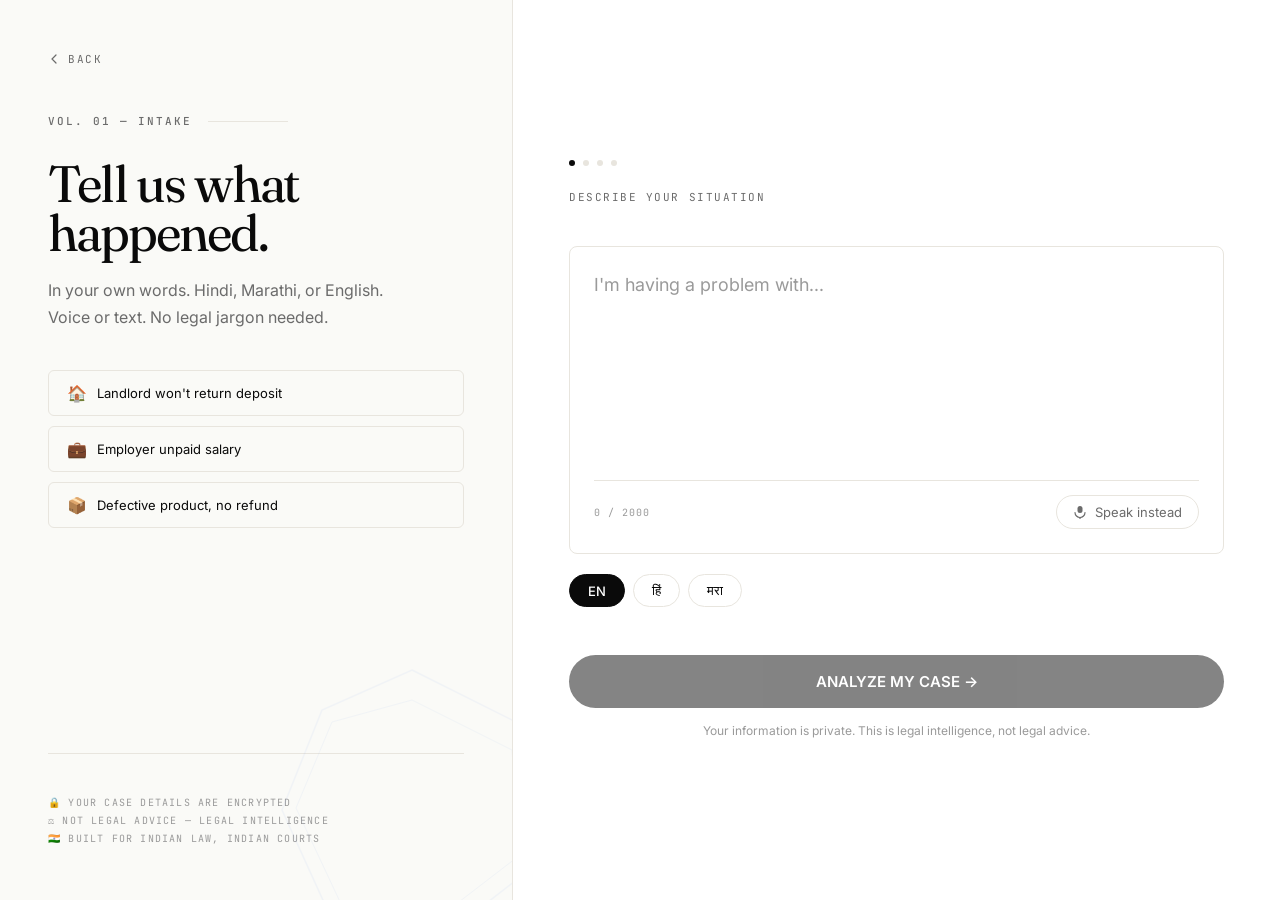
<file: intake.html>
<!DOCTYPE html>
<html lang="en">
<head>
<meta charset="UTF-8">
<meta name="viewport" content="width=device-width,initial-scale=1">
<title>SahAIyak — Tell Us What Happened</title>
<link rel="preconnect" href="https://fonts.googleapis.com">
<link href="https://fonts.googleapis.com/css2?family=Fraunces:ital,opsz,wght@0,9..144,400;1,9..144,300;1,9..144,400&family=Inter:wght@400;500;600&family=JetBrains+Mono:wght@500&display=swap" rel="stylesheet">
<style>
:root{--ink:#0A0A0A;--paper:#FAFAF7;--paper-pure:#FFFFFF;--rule:#E8E5DE;--mute:#6B6B6B;--mute-soft:#9A9A9A;--sketch:#2563EB;--success:#15803D;}
*,*::before,*::after{box-sizing:border-box;margin:0;padding:0}
body{font-family:'Inter',sans-serif;background:var(--paper);color:var(--ink);min-height:100vh;display:grid;grid-template-columns:40% 60%;
  background-image:
    linear-gradient(rgba(10,10,10,.055) 1px, transparent 1px),
    linear-gradient(90deg, rgba(10,10,10,.055) 1px, transparent 1px),
    radial-gradient(circle, rgba(10,10,10,.18) 1.5px, transparent 1.5px);
  background-size:56px 56px, 56px 56px, 56px 56px;
  background-position:0 0, 0 0, -0.5px -0.5px;
}

/* ── LEFT PANEL ── */
.left{
  background:var(--paper);padding:52px 48px;display:flex;flex-direction:column;
  justify-content:center;min-height:100vh;position:sticky;top:0;height:100vh;overflow:hidden;
}
.back{
  display:inline-flex;align-items:center;gap:8px;font-family:'JetBrains Mono',monospace;
  font-size:11px;letter-spacing:.14em;color:var(--mute);text-decoration:none;
  text-transform:uppercase;margin-bottom:48px;transition:color .2s;
}
.back:hover{color:var(--ink)}
.edition-label{font-family:'JetBrains Mono',monospace;font-size:11px;font-weight:500;letter-spacing:.18em;color:var(--mute);text-transform:uppercase;margin-bottom:32px;display:flex;align-items:center;gap:16px}
.edition-label::after{content:'';height:1px;background:var(--rule);width:80px}
.left-h1{font-family:'Fraunces',serif;font-size:clamp(40px,4vw,64px);font-weight:400;letter-spacing:-0.04em;line-height:.95;margin-bottom:20px}
.left-sub{font-size:16px;color:var(--mute);line-height:1.65;max-width:340px;margin-bottom:40px}
.chips{display:flex;flex-direction:column;gap:10px}
.chip{
  display:inline-flex;align-items:center;gap:10px;background:transparent;
  border:1px solid var(--rule);padding:12px 18px;border-radius:6px;
  font-size:13px;color:var(--ink);cursor:pointer;text-align:left;
  transition:border-color .2s,background .2s;font-family:'Inter',sans-serif;
}
.chip:hover{border-color:var(--sketch);background:rgba(37,99,235,.04)}
.chip-icon{font-size:16px;flex-shrink:0}
.left-footer{margin-top:auto;padding-top:40px;border-top:1px solid var(--rule)}
.left-footer-txt{font-family:'JetBrains Mono',monospace;font-size:10px;letter-spacing:.12em;color:var(--mute-soft);text-transform:uppercase;line-height:1.8}
.left-deco{position:absolute;bottom:-40px;right:-40px;opacity:.04;pointer-events:none}

/* ── RIGHT PANEL ── */
.right{background:var(--paper-pure);padding:52px 56px;display:flex;flex-direction:column;justify-content:center;min-height:100vh;border-left:1px solid var(--rule)}

.form-header{margin-bottom:32px}
.step-indicator{display:flex;align-items:center;gap:8px;margin-bottom:24px}
.step-dot{width:6px;height:6px;border-radius:50%;background:var(--rule);transition:background .3s}
.step-dot.active{background:var(--ink)}
.step-dot.done{background:var(--sketch)}
.form-label{font-family:'JetBrains Mono',monospace;font-size:11px;letter-spacing:.14em;color:var(--mute);text-transform:uppercase;display:block;margin-bottom:10px}

/* ── TEXTAREA ── */
.case-area{
  width:100%;min-height:180px;font-family:'Inter',sans-serif;font-size:18px;
  color:var(--ink);border:none;outline:none;resize:none;background:transparent;
  line-height:1.6;placeholder:color(var(--mute-soft));padding:0;
}
.case-area::placeholder{color:var(--mute-soft)}
.area-wrap{
  border:1px solid var(--rule);border-radius:8px;padding:24px;
  transition:border-color .2s;background:var(--paper-pure);
}
.area-wrap:focus-within{border-color:var(--ink)}
.area-actions{display:flex;align-items:center;justify-content:space-between;padding-top:14px;border-top:1px solid var(--rule);margin-top:4px}
.char-count{font-family:'JetBrains Mono',monospace;font-size:10px;letter-spacing:.1em;color:var(--mute-soft)}
.voice-btn{
  display:inline-flex;align-items:center;gap:8px;background:transparent;border:1px solid var(--rule);
  padding:8px 16px;border-radius:100px;font-size:13px;color:var(--mute);cursor:pointer;
  font-family:'Inter',sans-serif;transition:border-color .2s,color .2s;
}
.voice-btn:hover{border-color:var(--ink);color:var(--ink)}
.voice-btn.active{border-color:#ef4444;color:#ef4444}
.mic-icon{width:14px;height:14px;position:relative}

/* ── LANGUAGE PILLS ── */
.lang-row{display:flex;gap:8px;margin:20px 0}
.lang-pill{
  padding:7px 18px;border-radius:100px;border:1px solid var(--rule);
  font-size:13px;font-weight:500;cursor:pointer;background:transparent;
  font-family:'Inter',sans-serif;transition:all .2s;
}
.lang-pill.active{background:var(--ink);color:#fff;border-color:var(--ink)}

/* ── CONTEXT FIELDS ── */
.ctx-fields{display:flex;flex-direction:column;gap:0;overflow:hidden}
.ctx-field{
  opacity:0;max-height:0;transform:translateY(8px);
  transition:opacity .4s ease,max-height .4s ease,transform .4s ease,margin .3s ease;
  overflow:hidden;
}
.ctx-field.visible{opacity:1;max-height:120px;transform:none;margin-bottom:16px}
.field-inner{padding:14px 18px;border:1px solid var(--rule);border-radius:8px;background:var(--paper-pure);transition:border-color .2s}
.field-inner:focus-within{border-color:var(--ink)}
.field-inner input,.field-inner select{
  width:100%;border:none;outline:none;background:transparent;
  font-family:'Inter',sans-serif;font-size:15px;color:var(--ink);
}
.field-inner select{cursor:pointer}
.field-inner option{color:var(--ink)}

/* ── SUBMIT ── */
.submit-row{margin-top:28px;display:flex;flex-direction:column;gap:14px}
.btn-submit{
  background:var(--ink);color:#fff;font-size:15px;font-weight:600;
  padding:17px 32px;border-radius:100px;border:none;cursor:pointer;
  display:inline-flex;align-items:center;gap:10px;
  transition:background .2s,gap .2s,transform .2s;font-family:'Inter',sans-serif;
  width:100%;justify-content:center;
}
.btn-submit:hover{background:#222;gap:16px;transform:translateY(-1px)}
.btn-submit:disabled{opacity:.5;cursor:not-allowed;transform:none}
.disclaimer{font-size:12px;color:var(--mute-soft);text-align:center;line-height:1.5}

/* ── LOADING OVERLAY ── */
#loadOverlay{
  position:fixed;inset:0;background:#0A0A0A;z-index:9999;
  display:flex;flex-direction:column;justify-content:center;align-items:center;
  opacity:0;pointer-events:none;transition:opacity .4s ease;
}
#loadOverlay.active{opacity:1;pointer-events:all}
.load-inner{width:100%;max-width:560px;padding:0 24px}
.load-title{font-family:'JetBrains Mono',monospace;font-size:11px;letter-spacing:.18em;color:rgba(255,255,255,.3);text-transform:uppercase;margin-bottom:40px}
.agent-line{
  font-family:'JetBrains Mono',monospace;font-size:14px;color:rgba(255,255,255,.9);
  margin-bottom:20px;min-height:22px;display:flex;align-items:center;gap:12px;
  opacity:0;transition:opacity .3s ease;
}
.agent-line.show{opacity:1}
.agent-check{
  width:18px;height:18px;border-radius:50%;border:1px solid rgba(255,255,255,.15);
  display:flex;align-items:center;justify-content:center;flex-shrink:0;
  font-size:10px;transition:all .3s ease;
}
.agent-check.done{background:#15803D;border-color:#15803D;color:#fff}
.agent-text{flex:1}
.cursor{display:inline-block;animation:blink .6s infinite}
@keyframes blink{0%,100%{opacity:1}50%{opacity:0}}
.load-complete{
  font-family:'Fraunces',serif;font-size:32px;font-weight:400;color:#fff;
  margin-top:48px;opacity:0;transition:opacity .6s ease;
}
.load-complete.show{opacity:1}
.load-bar-wrap{margin-top:32px;height:2px;background:rgba(255,255,255,.1);border-radius:1px;overflow:hidden}
.load-bar{height:100%;background:var(--sketch);width:0;transition:width .3s ease;border-radius:1px}

@media(max-width:768px){body{grid-template-columns:1fr}.left{display:none}.right{padding:40px 24px}}
@media(prefers-reduced-motion:reduce){*{transition-duration:0s!important}}
</style>
</head>
<body>

<!-- ── LEFT PANEL ── -->
<div class="left">
  <a href="index.html" class="back">
    <svg width="12" height="12" viewBox="0 0 12 12"><path d="M8 2L4 6l4 4" stroke="currentColor" stroke-width="1.2" fill="none" stroke-linecap="round"/></svg>
    Back
  </a>
  <div class="edition-label">VOL. 01 — INTAKE</div>
  <h1 class="left-h1">Tell us what happened.</h1>
  <p class="left-sub">In your own words. Hindi, Marathi, or English. Voice or text. No legal jargon needed.</p>
  <div class="chips">
    <button class="chip" onclick="prefill('My landlord is refusing to return my security deposit of ₹80,000 after I vacated the flat. It has been 2 months and they are not responding to my calls or messages.')">
      <span class="chip-icon">🏠</span>
      Landlord won't return deposit
    </button>
    <button class="chip" onclick="prefill('My employer has not paid my salary for the last 3 months despite multiple reminders. I have salary slips and bank statements as proof.')">
      <span class="chip-icon">💼</span>
      Employer unpaid salary
    </button>
    <button class="chip" onclick="prefill('I purchased a product worth ₹15,000 online. It arrived defective and the seller is refusing to give a refund or replacement despite the warranty.')">
      <span class="chip-icon">📦</span>
      Defective product, no refund
    </button>
  </div>
  <div class="left-footer">
    <div class="left-footer-txt">
      🔒 Your case details are encrypted<br>
      ⚖ Not legal advice — legal intelligence<br>
      🇮🇳 Built for Indian law, Indian courts
    </div>
  </div>

  <!-- Decorative polygon -->
  <svg class="left-deco" width="280" height="280" viewBox="0 0 280 280">
    <polygon points="140,10 260,70 270,200 180,270 60,260 10,150 50,50" fill="none" stroke="#2563EB" stroke-width="1.5"/>
    <polygon points="140,40 240,90 248,195 170,255 70,246 24,148 60,62" fill="none" stroke="#2563EB" stroke-width="1"/>
  </svg>
</div>

<!-- ── RIGHT PANEL ── -->
<div class="right">
  <div class="form-header">
    <div class="step-indicator">
      <div class="step-dot active" id="dot1"></div>
      <div class="step-dot" id="dot2"></div>
      <div class="step-dot" id="dot3"></div>
      <div class="step-dot" id="dot4"></div>
    </div>
    <label class="form-label">Describe your situation</label>
  </div>

  <div class="area-wrap">
    <textarea class="case-area" id="caseInput" placeholder="I'm having a problem with..." rows="7" oninput="onInput()" maxlength="2000"></textarea>
    <div class="area-actions">
      <span class="char-count" id="charCount">0 / 2000</span>
      <button class="voice-btn" id="voiceBtn" onclick="toggleVoice()">
        <svg width="14" height="14" viewBox="0 0 14 14" fill="none">
          <rect x="4.5" y="1" width="5" height="7" rx="2.5" fill="currentColor"/>
          <path d="M2 7.5C2 10.26 4.24 12.5 7 12.5S12 10.26 12 7.5" stroke="currentColor" stroke-width="1.2" stroke-linecap="round"/>
          <line x1="7" y1="12.5" x2="7" y2="14" stroke="currentColor" stroke-width="1.2" stroke-linecap="round"/>
        </svg>
        Speak instead
      </button>
    </div>
  </div>

  <div class="lang-row">
    <button class="lang-pill active" onclick="setLang(this,'EN')">EN</button>
    <button class="lang-pill" onclick="setLang(this,'हिं')">हिं</button>
    <button class="lang-pill" onclick="setLang(this,'मरा')">मरा</button>
  </div>

  <div class="ctx-fields">
    <div class="ctx-field" id="field1">
      <div class="field-inner">
        <label class="form-label" style="font-size:9px;margin-bottom:6px">Where are you located?</label>
        <select>
          <option value="">Select your state</option>
          <option>Maharashtra</option><option>Delhi</option><option>Karnataka</option>
          <option>Tamil Nadu</option><option>Gujarat</option><option>Rajasthan</option>
          <option>Uttar Pradesh</option><option>West Bengal</option><option>Telangana</option>
          <option>Andhra Pradesh</option><option>Kerala</option><option>Punjab</option>
          <option>Haryana</option><option>Madhya Pradesh</option><option>Bihar</option>
        </select>
      </div>
    </div>
    <div class="ctx-field" id="field2">
      <div class="field-inner">
        <label class="form-label" style="font-size:9px;margin-bottom:6px">When did this start?</label>
        <input type="date" />
      </div>
    </div>
    <div class="ctx-field" id="field3">
      <div class="field-inner">
        <label class="form-label" style="font-size:9px;margin-bottom:6px">How much money is involved?</label>
        <input type="text" placeholder="₹ Amount (e.g. ₹80,000)" />
      </div>
    </div>
    <div class="ctx-field" id="field4">
      <div class="field-inner">
        <label class="form-label" style="font-size:9px;margin-bottom:6px">Do you have documents / messages?</label>
        <input type="text" placeholder="e.g. WhatsApp chats, receipts, emails, agreement..." />
      </div>
    </div>
  </div>

  <div class="submit-row">
    <button class="btn-submit" id="submitBtn" onclick="submitCase()" disabled>
      ANALYZE MY CASE →
    </button>
    <p class="disclaimer">Your information is private. This is legal intelligence, not legal advice.</p>
  </div>
</div>

<!-- ── LOADING OVERLAY ── -->
<div id="loadOverlay">
  <div class="load-inner">
    <div class="load-title">SahAIyak Intelligence Engine</div>
    <div class="load-bar-wrap"><div class="load-bar" id="loadBar"></div></div>
    <div style="margin-top:40px">
      <div class="agent-line" id="al1">
        <div class="agent-check" id="ac1"></div>
        <div class="agent-text" id="at1"></div>
      </div>
      <div class="agent-line" id="al2">
        <div class="agent-check" id="ac2"></div>
        <div class="agent-text" id="at2"></div>
      </div>
      <div class="agent-line" id="al3">
        <div class="agent-check" id="ac3"></div>
        <div class="agent-text" id="at3"></div>
      </div>
      <div class="agent-line" id="al4">
        <div class="agent-check" id="ac4"></div>
        <div class="agent-text" id="at4"></div>
      </div>
      <div class="agent-line" id="al5">
        <div class="agent-check" id="ac5"></div>
        <div class="agent-text" id="at5"></div>
      </div>
    </div>
    <div class="load-complete" id="loadComplete">✓ ANALYSIS COMPLETE</div>
  </div>
</div>

<script src="static/api.js"></script>
<script>
// ── PREFILL FROM CHIP ────────────────────────────────────────────────────
function prefill(text) {
  const ta = document.getElementById('caseInput');
  ta.value = text;
  ta.dispatchEvent(new Event('input'));
  ta.focus();
}

// ── INPUT HANDLER ─────────────────────────────────────────────────────────
let fieldsShown = 0;
function onInput() {
  const val = document.getElementById('caseInput').value;
  document.getElementById('charCount').textContent = val.length + ' / 2000';
  document.getElementById('submitBtn').disabled = val.trim().length < 20;

  // Reveal context fields progressively
  const thresholds = [40, 80, 140, 220];
  thresholds.forEach((t, i) => {
    const f = document.getElementById('field' + (i + 1));
    if (val.length >= t) f.classList.add('visible');
    else f.classList.remove('visible');
  });

  // Step indicator
  const dots = [10, 60, 140, 300].map((t, i) => ({ el: document.getElementById('dot' + (i + 1)), t }));
  dots.forEach((d, i) => {
    if (val.length >= d.t) d.el.classList.add('done');
    else d.el.classList.remove('done');
    d.el.classList.toggle('active', val.length >= (dots[i - 1]?.t || 0) && val.length < d.t);
  });
}

// ── LANGUAGE SELECTOR ─────────────────────────────────────────────────────
function setLang(btn, lang) {
  document.querySelectorAll('.lang-pill').forEach(p => p.classList.remove('active'));
  btn.classList.add('active');
  const placeholder = { EN: "I'm having a problem with...", 'हिं': "मुझे एक समस्या है...", 'मरा': "मला एक समस्या आहे..." };
  document.getElementById('caseInput').placeholder = placeholder[lang] || placeholder.EN;
}

// ── VOICE TOGGLE ─────────────────────────────────────────────────────────
let voiceActive = false, recognition;
function toggleVoice() {
  const btn = document.getElementById('voiceBtn');
  if (!voiceActive) {
    voiceActive = true;
    btn.classList.add('active');
    btn.innerHTML = `<svg width="14" height="14" viewBox="0 0 14 14"><circle cx="7" cy="7" r="6" fill="#ef4444" opacity=".2"/><circle cx="7" cy="7" r="3" fill="#ef4444"/></svg> Listening...`;
    if ('webkitSpeechRecognition' in window || 'SpeechRecognition' in window) {
      const SR = window.SpeechRecognition || window.webkitSpeechRecognition;
      recognition = new SR();
      recognition.lang = 'en-IN';
      recognition.continuous = true;
      recognition.interimResults = true;
      recognition.onresult = e => {
        let t = '';
        for (let i = 0; i < e.results.length; i++) t += e.results[i][0].transcript;
        document.getElementById('caseInput').value = t;
        onInput();
      };
      recognition.start();
    }
  } else {
    voiceActive = false;
    btn.classList.remove('active');
    btn.innerHTML = `<svg width="14" height="14" viewBox="0 0 14 14" fill="none"><rect x="4.5" y="1" width="5" height="7" rx="2.5" fill="currentColor"/><path d="M2 7.5C2 10.26 4.24 12.5 7 12.5S12 10.26 12 7.5" stroke="currentColor" stroke-width="1.2" stroke-linecap="round"/><line x1="7" y1="12.5" x2="7" y2="14" stroke="currentColor" stroke-width="1.2" stroke-linecap="round"/></svg> Speak instead`;
    if (recognition) recognition.stop();
  }
}

// ── TYPEWRITER ────────────────────────────────────────────────────────────
function typeText(el, text, ms) {
  return new Promise(res => {
    let i = 0;
    const iv = setInterval(() => {
      el.textContent = text.slice(0, ++i);
      if (i >= text.length) { clearInterval(iv); res(); }
    }, ms);
  });
}

// ── SUBMIT + LOADING SEQUENCE ─────────────────────────────────────────────
async function submitCase() {
  const overlay = document.getElementById('loadOverlay');
  overlay.classList.add('active');

  const description = document.getElementById('caseInput').value.trim();
  const state = document.querySelector('#field1 select')?.value || 'Maharashtra';
  const dateStarted = document.querySelector('#field2 input')?.value || '';
  const amount = document.querySelector('#field3 input')?.value || '';
  const evidence = document.querySelector('#field4 input')?.value || '';
  const activeLang = document.querySelector('.lang-pill.active')?.textContent?.trim() || 'EN';

  const agentLabels = [
    '▸ LAW FINDER AGENT — Scanning IPC, CPA, Rent Control Acts...',
    '▸ AUTHORITY AGENT — Mapping correct forum for your state...',
    '▸ WIN PREDICTOR — Analyzing 10,000+ Indian court judgments...',
    '▸ EVIDENCE COACH — Scoring your evidence, finding gaps...',
    '▸ NOTICE DRAFTER — Composing personalized legal notice...'
  ];

  const barEl = document.getElementById('loadBar');
  let barPct = 0;
  const barInterval = setInterval(() => {
    barPct = Math.min(barPct + 0.8, 90);
    barEl.style.width = barPct + '%';
  }, 80);

  // Start the agent animation in parallel with the API call
  const animPromise = (async () => {
    for (let i = 0; i < agentLabels.length; i++) {
      const line = document.getElementById('al' + (i + 1));
      const check = document.getElementById('ac' + (i + 1));
      const text = document.getElementById('at' + (i + 1));
      line.classList.add('show');
      await typeText(text, agentLabels[i], 22);
      await new Promise(r => setTimeout(r, 300));
      check.classList.add('done');
      check.textContent = '✓';
      await new Promise(r => setTimeout(r, 180));
    }
  })();

  let caseId = null;
  try {
    const langMap = { 'EN': 'EN', 'हिं': 'HI', 'मरा': 'MR' };
    const result = await apiPost('/api/v1/cases', {
      description,
      state: state || 'Maharashtra',
      amount,
      date_started: dateStarted,
      evidence_text: evidence,
      language: langMap[activeLang] || 'EN',
    });
    caseId = result.case_id;
    setCaseId(caseId);
  } catch (e) {
    console.warn('API unavailable, using demo mode:', e.message);
    setCaseId('demo');
  }

  await animPromise;
  clearInterval(barInterval);
  barEl.style.width = '100%';
  const complete = document.getElementById('loadComplete');
  complete.classList.add('show');
  await new Promise(r => setTimeout(r, 800));
  window.location.href = caseId && caseId !== 'demo'
    ? `dashboard.html?case=${caseId}`
    : 'dashboard.html';
}
</script>
</body>
</html>
</file>
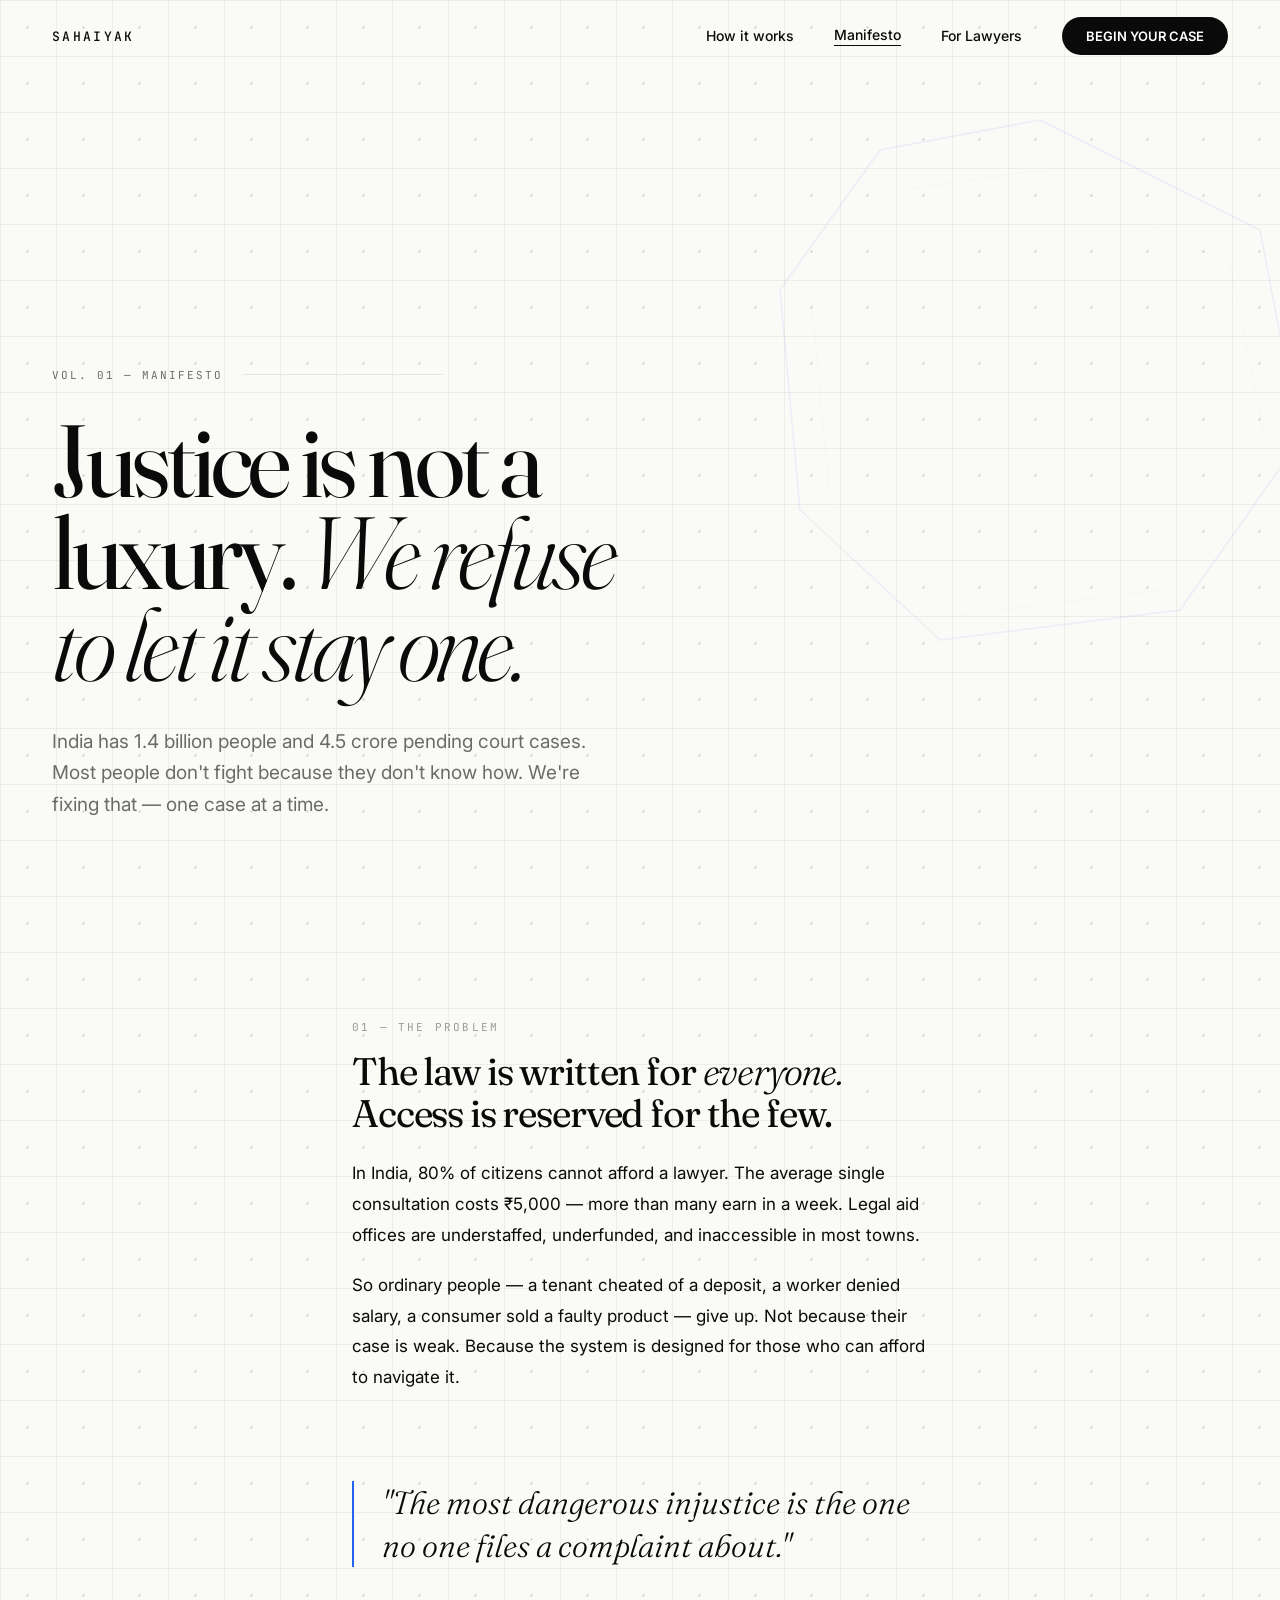
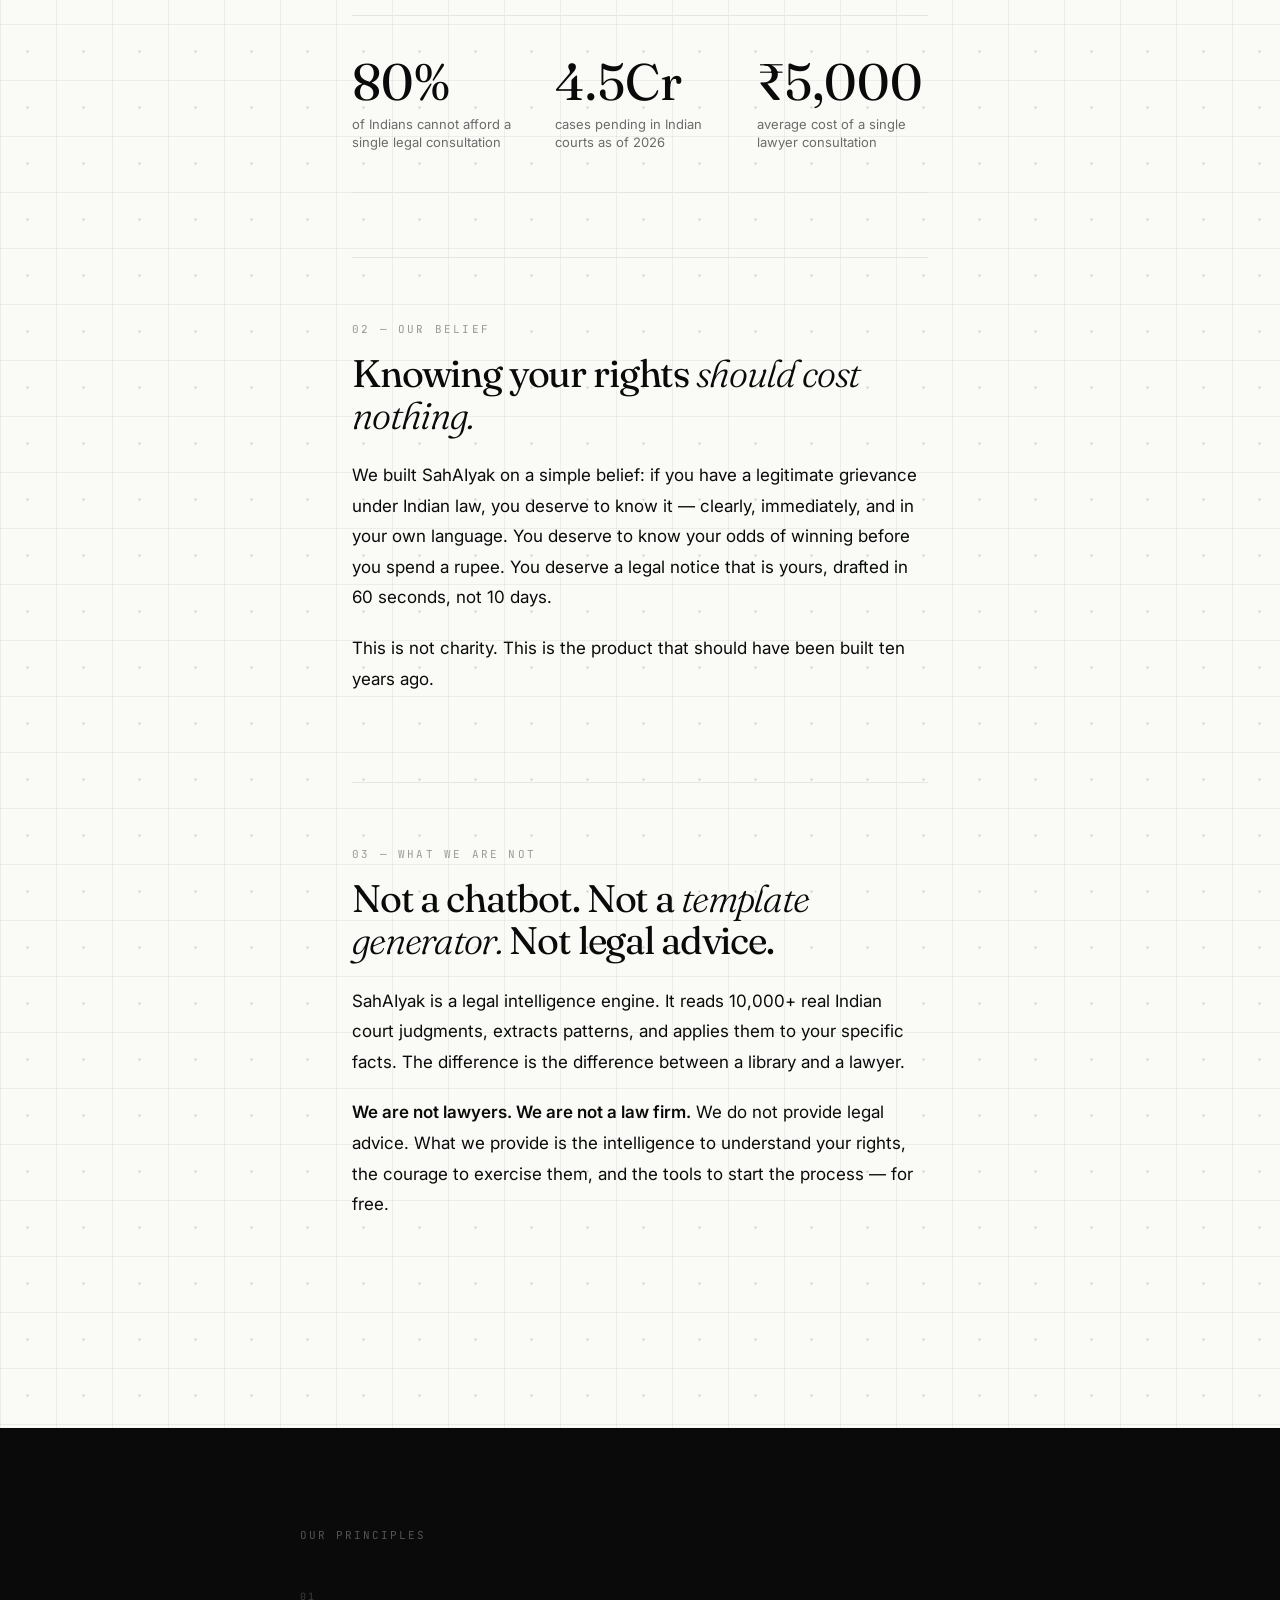
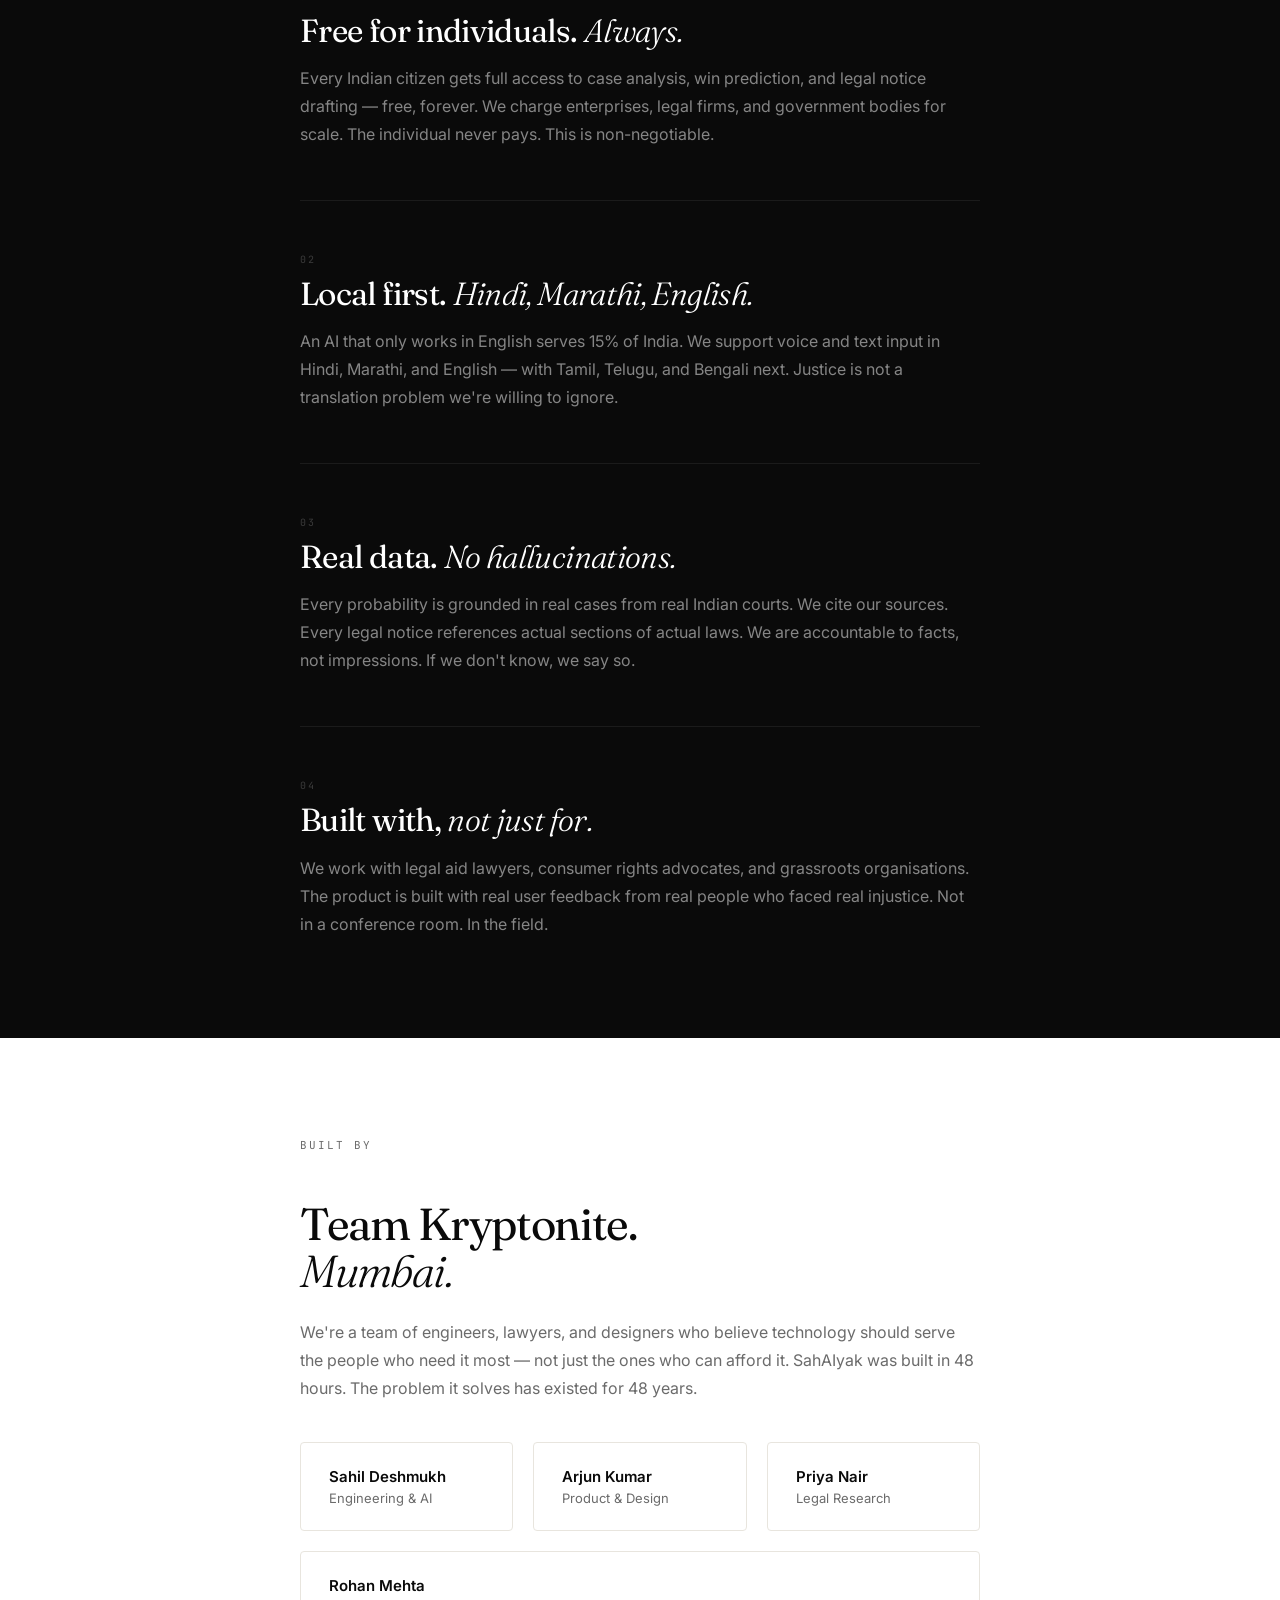
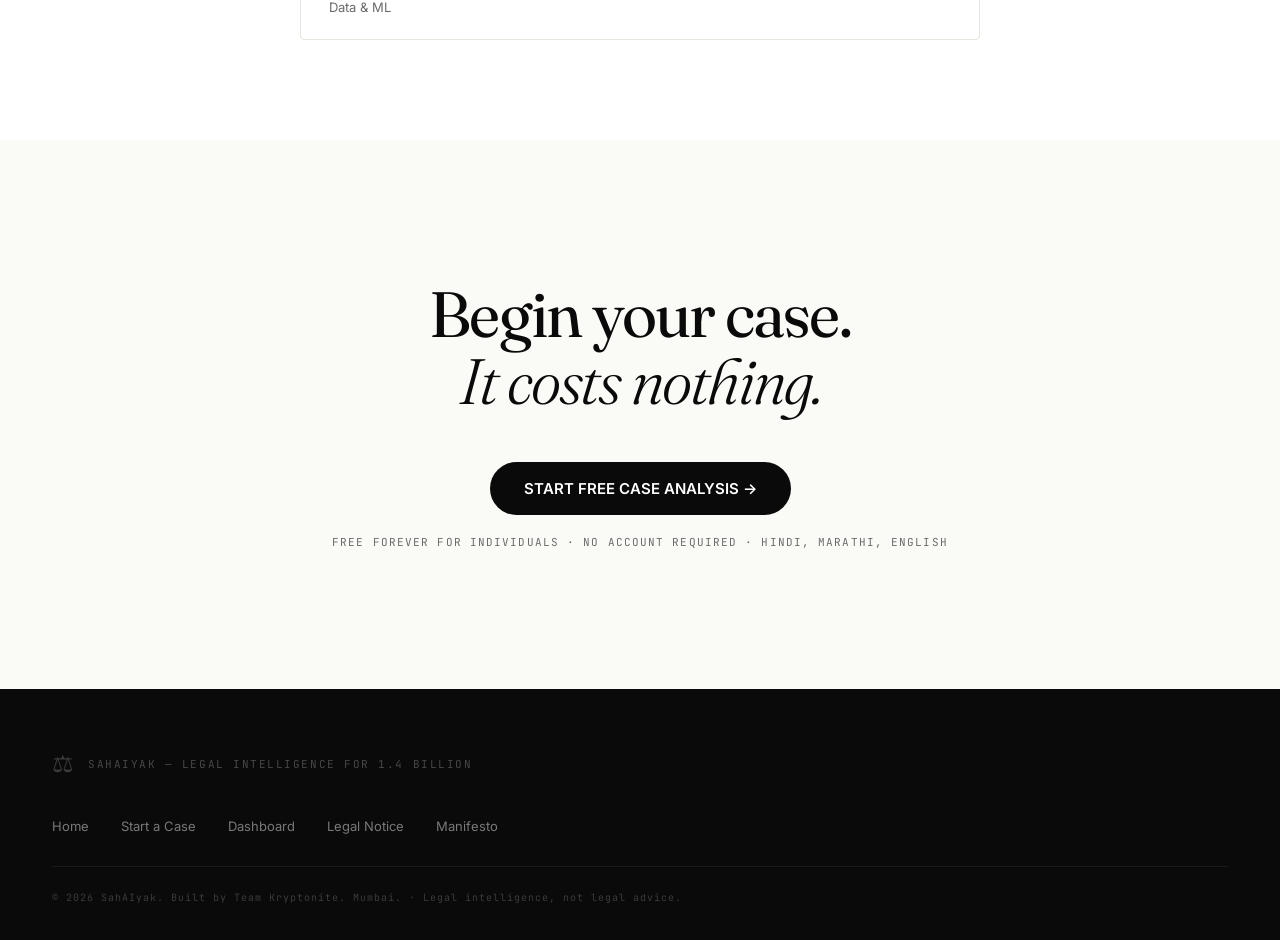
<file: manifesto.html>
<!DOCTYPE html>
<html lang="en">
<head>
<meta charset="UTF-8">
<meta name="viewport" content="width=device-width,initial-scale=1">
<title>SahAIyak — Manifesto</title>
<link rel="preconnect" href="https://fonts.googleapis.com">
<link href="https://fonts.googleapis.com/css2?family=Fraunces:ital,opsz,wght@0,9..144,300;0,9..144,400;0,9..144,600;1,9..144,300;1,9..144,400&family=Inter:wght@400;500;600&family=JetBrains+Mono:wght@500&display=swap" rel="stylesheet">
<style>
:root{--ink:#0A0A0A;--paper:#FAFAF7;--paper-pure:#FFFFFF;--rule:#E8E5DE;--mute:#6B6B6B;--mute-soft:#9A9A9A;--sketch:#2563EB;--sketch-soft:#93C5FD;--success:#15803D;}
*,*::before,*::after{box-sizing:border-box;margin:0;padding:0}
html{scroll-behavior:smooth}
body{font-family:'Inter',sans-serif;background:var(--paper);color:var(--ink);overflow-x:hidden;
  background-image:
    linear-gradient(rgba(10,10,10,.055) 1px, transparent 1px),
    linear-gradient(90deg, rgba(10,10,10,.055) 1px, transparent 1px),
    radial-gradient(circle, rgba(10,10,10,.18) 1.5px, transparent 1.5px);
  background-size:56px 56px, 56px 56px, 56px 56px;
  background-position:0 0, 0 0, -0.5px -0.5px;
}

/* ── HEADER ── */
header{position:fixed;top:0;left:0;right:0;height:72px;z-index:1000;display:flex;align-items:center;justify-content:space-between;padding:0 52px;transition:background .35s,border-bottom .35s}
header.scrolled{background:rgba(250,250,247,.96);backdrop-filter:blur(12px);border-bottom:1px solid var(--rule)}
.logo{font-family:'JetBrains Mono',monospace;font-size:13px;font-weight:500;letter-spacing:.18em;color:var(--ink);text-decoration:none}
nav{display:flex;align-items:center;gap:40px}
.nav-link{font-size:14px;font-weight:500;color:var(--ink);text-decoration:none;position:relative;padding-bottom:2px}
.nav-link::after{content:'';position:absolute;bottom:0;left:0;width:0;height:1px;background:var(--ink);transition:width .3s}
.nav-link:hover::after{width:100%}
.btn-pill{background:var(--ink);color:#fff;font-size:13px;font-weight:600;padding:11px 24px;border-radius:100px;text-decoration:none;transition:background .2s}
.btn-pill:hover{background:#222}

/* ── MANIFESTO HERO ── */
.m-hero{
  min-height:100vh;display:flex;flex-direction:column;justify-content:flex-end;
  padding:140px 52px 80px;position:relative;overflow:hidden;
}
.m-hero-label{font-family:'JetBrains Mono',monospace;font-size:11px;letter-spacing:.18em;color:var(--mute);text-transform:uppercase;margin-bottom:32px;display:flex;align-items:center;gap:20px}
.m-hero-label::after{content:'';height:1px;background:var(--rule);width:200px}
.m-hero-h1{
  font-family:'Fraunces',serif;font-size:clamp(56px,8vw,128px);font-weight:400;
  letter-spacing:-0.04em;line-height:.9;color:var(--ink);max-width:1000px;
}
.m-hero-h1 em{font-style:italic;font-weight:300}
.m-hero-sub{font-size:19px;color:var(--mute);max-width:540px;margin-top:36px;line-height:1.65}

/* Decorative polygon behind hero */
.m-hero-deco{position:absolute;top:80px;right:-60px;opacity:.07;pointer-events:none;animation:slow-rot 90s linear infinite;transform-origin:300px 300px}
@keyframes slow-rot{to{transform:rotate(360deg)}}

/* ── MANIFESTO BODY ── */
.m-body{max-width:680px;margin:0 auto;padding:120px 52px}
.m-section{margin-bottom:88px}
.m-num{font-family:'JetBrains Mono',monospace;font-size:11px;letter-spacing:.2em;color:var(--mute-soft);margin-bottom:16px;text-transform:uppercase}
.m-h2{font-family:'Fraunces',serif;font-size:clamp(28px,3vw,44px);font-weight:400;letter-spacing:-0.03em;margin-bottom:24px;line-height:1.1}
.m-h2 em{font-style:italic;font-weight:300}
.m-p{font-size:17px;color:var(--ink);line-height:1.8;margin-bottom:20px}
.m-p strong{font-weight:600}
.m-rule{height:1px;background:var(--rule);margin:64px 0}
.m-pull{
  font-family:'Fraunces',serif;font-size:clamp(22px,2.5vw,34px);font-style:italic;
  font-weight:300;color:var(--ink);border-left:2px solid var(--sketch);
  padding-left:28px;margin:48px 0;line-height:1.35;
}
.m-stat-row{display:grid;grid-template-columns:repeat(3,1fr);gap:32px;margin:40px 0;padding:40px 0;border-top:1px solid var(--rule);border-bottom:1px solid var(--rule)}
.m-stat{}
.m-stat-num{font-family:'Fraunces',serif;font-size:clamp(40px,4vw,60px);font-weight:400;line-height:1;margin-bottom:8px}
.m-stat-cap{font-size:13px;color:var(--mute);line-height:1.4}

/* ── DARK PRINCIPLES SECTION ── */
.m-dark{background:var(--ink);padding:100px 52px;margin:0}
.m-dark-inner{max-width:680px;margin:0 auto}
.m-dark-label{font-family:'JetBrains Mono',monospace;font-size:11px;letter-spacing:.18em;color:rgba(255,255,255,.3);text-transform:uppercase;margin-bottom:48px}
.principle{margin-bottom:52px;padding-bottom:52px;border-bottom:1px solid rgba(255,255,255,.07)}
.principle:last-child{border-bottom:none;margin-bottom:0;padding-bottom:0}
.p-num{font-family:'JetBrains Mono',monospace;font-size:10px;letter-spacing:.16em;color:rgba(255,255,255,.2);margin-bottom:10px;text-transform:uppercase}
.p-h{font-family:'Fraunces',serif;font-size:clamp(24px,2.5vw,36px);font-weight:400;color:#fff;letter-spacing:-0.02em;margin-bottom:16px;line-height:1.1}
.p-h em{font-style:italic;font-weight:300}
.p-body{font-size:16px;color:rgba(255,255,255,.5);line-height:1.75}

/* ── TEAM SECTION ── */
.m-team{padding:100px 52px;background:var(--paper-pure)}
.m-team-inner{max-width:680px;margin:0 auto}
.team-label{font-family:'JetBrains Mono',monospace;font-size:11px;letter-spacing:.18em;color:var(--mute);text-transform:uppercase;margin-bottom:48px}
.team-h{font-family:'Fraunces',serif;font-size:clamp(32px,3.5vw,52px);font-weight:400;letter-spacing:-0.03em;margin-bottom:24px;line-height:1.05}
.team-p{font-size:16px;color:var(--mute);line-height:1.75;margin-bottom:20px}
.team-row{display:flex;gap:20px;margin-top:40px;flex-wrap:wrap}
.team-card{border:1px solid var(--rule);padding:24px 28px;border-radius:4px;flex:1;min-width:180px;transition:border-color .2s,transform .2s}
.team-card:hover{border-color:var(--ink);transform:translateY(-3px)}
.team-name{font-size:15px;font-weight:600;margin-bottom:4px}
.team-role{font-size:13px;color:var(--mute)}

/* ── FINAL CTA ── */
.m-cta{padding:140px 52px;text-align:center;background:var(--paper)}
.m-cta-h{font-family:'Fraunces',serif;font-size:clamp(36px,5vw,72px);font-weight:400;letter-spacing:-0.03em;line-height:1.05;max-width:720px;margin:0 auto 48px}
.m-cta-h em{font-style:italic;font-weight:300}
.btn-cta{background:var(--ink);color:#fff;font-size:15px;font-weight:600;padding:17px 34px;border-radius:100px;text-decoration:none;display:inline-flex;align-items:center;gap:10px;transition:background .2s,gap .2s}
.btn-cta:hover{background:#222;gap:16px}
.m-cta-note{font-family:'JetBrains Mono',monospace;font-size:11px;letter-spacing:.1em;color:var(--mute);margin-top:20px;text-transform:uppercase}

/* ── FOOTER ── */
footer{background:var(--ink);padding:60px 52px 36px}
.f-top{display:flex;align-items:center;gap:14px;margin-bottom:40px}
.f-tarazu{font-size:24px;color:rgba(255,255,255,.2)}
.f-brand{font-family:'JetBrains Mono',monospace;font-size:11px;letter-spacing:.14em;color:rgba(255,255,255,.25)}
.f-bottom{border-top:1px solid rgba(255,255,255,.07);padding-top:24px;font-family:'JetBrains Mono',monospace;font-size:10px;letter-spacing:.1em;color:rgba(255,255,255,.2)}
.f-links{display:flex;gap:32px;margin-bottom:32px}
.f-links a{color:rgba(255,255,255,.45);text-decoration:none;font-size:13px;transition:color .2s}
.f-links a:hover{color:#fff}

/* ── REVEAL ── */
.reveal{opacity:0;transform:translateY(24px);transition:opacity .7s ease,transform .7s ease}
.reveal.shown{opacity:1;transform:none}
.reveal-d1{transition-delay:.1s}.reveal-d2{transition-delay:.2s}.reveal-d3{transition-delay:.3s}

@media(prefers-reduced-motion:reduce){*{transition-duration:0s!important;animation-duration:0s!important}}
@media(max-width:768px){.m-hero,.m-body,.m-dark,.m-team,.m-cta{padding-left:24px;padding-right:24px}header{padding:0 20px}.m-stat-row{grid-template-columns:1fr}.team-row{flex-direction:column}}
</style>
</head>
<body>

<!-- ── HEADER ── -->
<header id="hdr">
  <a href="index.html" class="logo">SAHAIYAK</a>
  <nav>
    <a href="index.html#how" class="nav-link">How it works</a>
    <a href="manifesto.html" class="nav-link" style="border-bottom:1px solid var(--ink)">Manifesto</a>
    <a href="index.html#lawyers" class="nav-link">For Lawyers</a>
    <a href="intake.html" class="btn-pill">BEGIN YOUR CASE</a>
  </nav>
</header>

<!-- ── MANIFESTO HERO ── -->
<section class="m-hero">

  <!-- Background decorative polygon -->
  <svg class="m-hero-deco" width="600" height="600" viewBox="0 0 600 600" fill="none">
    <polygon points="300,40 520,150 560,360 440,530 200,560 60,430 40,210 140,70" stroke="#2563EB" stroke-width="1.5" fill="none"/>
    <polygon points="300,90 490,185 525,360 420,510 220,535 90,420 72,225 160,110" stroke="#93C5FD" stroke-width="1" fill="none" opacity=".6"/>
  </svg>

  <div class="m-hero-label">VOL. 01 — MANIFESTO</div>
  <h1 class="m-hero-h1">Justice is not a<br>luxury. <em>We refuse</em><br><em>to let it stay one.</em></h1>
  <p class="m-hero-sub">India has 1.4 billion people and 4.5 crore pending court cases. Most people don't fight because they don't know how. We're fixing that — one case at a time.</p>
</section>

<!-- ── MANIFESTO BODY ── -->
<div class="m-body">

  <div class="m-section reveal">
    <div class="m-num">01 — The Problem</div>
    <h2 class="m-h2">The law is written for <em>everyone.</em> Access is reserved for the few.</h2>
    <p class="m-p">In India, 80% of citizens cannot afford a lawyer. The average single consultation costs ₹5,000 — more than many earn in a week. Legal aid offices are understaffed, underfunded, and inaccessible in most towns.</p>
    <p class="m-p">So ordinary people — a tenant cheated of a deposit, a worker denied salary, a consumer sold a faulty product — give up. Not because their case is weak. Because the system is designed for those who can afford to navigate it.</p>
  </div>

  <div class="m-pull reveal">"The most dangerous injustice is the one no one files a complaint about."</div>

  <div class="m-stat-row reveal">
    <div class="m-stat"><div class="m-stat-num">80%</div><div class="m-stat-cap">of Indians cannot afford a single legal consultation</div></div>
    <div class="m-stat"><div class="m-stat-num">4.5Cr</div><div class="m-stat-cap">cases pending in Indian courts as of 2026</div></div>
    <div class="m-stat"><div class="m-stat-num">₹5,000</div><div class="m-stat-cap">average cost of a single lawyer consultation</div></div>
  </div>

  <div class="m-rule"></div>

  <div class="m-section reveal">
    <div class="m-num">02 — Our Belief</div>
    <h2 class="m-h2">Knowing your rights <em>should cost nothing.</em></h2>
    <p class="m-p">We built SahAIyak on a simple belief: if you have a legitimate grievance under Indian law, you deserve to know it — clearly, immediately, and in your own language. You deserve to know your odds of winning before you spend a rupee. You deserve a legal notice that is yours, drafted in 60 seconds, not 10 days.</p>
    <p class="m-p">This is not charity. This is the product that should have been built ten years ago.</p>
  </div>

  <div class="m-rule"></div>

  <div class="m-section reveal">
    <div class="m-num">03 — What We Are Not</div>
    <h2 class="m-h2">Not a chatbot. Not a <em>template generator.</em> Not legal advice.</h2>
    <p class="m-p">SahAIyak is a legal intelligence engine. It reads 10,000+ real Indian court judgments, extracts patterns, and applies them to your specific facts. The difference is the difference between a library and a lawyer.</p>
    <p class="m-p"><strong>We are not lawyers. We are not a law firm.</strong> We do not provide legal advice. What we provide is the intelligence to understand your rights, the courage to exercise them, and the tools to start the process — for free.</p>
  </div>
</div>

<!-- ── DARK PRINCIPLES ── -->
<section class="m-dark">
  <div class="m-dark-inner">
    <div class="m-dark-label">Our Principles</div>

    <div class="principle reveal">
      <div class="p-num">01</div>
      <h3 class="p-h">Free for individuals. <em>Always.</em></h3>
      <p class="p-body">Every Indian citizen gets full access to case analysis, win prediction, and legal notice drafting — free, forever. We charge enterprises, legal firms, and government bodies for scale. The individual never pays. This is non-negotiable.</p>
    </div>

    <div class="principle reveal reveal-d1">
      <div class="p-num">02</div>
      <h3 class="p-h">Local first. <em>Hindi, Marathi, English.</em></h3>
      <p class="p-body">An AI that only works in English serves 15% of India. We support voice and text input in Hindi, Marathi, and English — with Tamil, Telugu, and Bengali next. Justice is not a translation problem we're willing to ignore.</p>
    </div>

    <div class="principle reveal reveal-d2">
      <div class="p-num">03</div>
      <h3 class="p-h">Real data. <em>No hallucinations.</em></h3>
      <p class="p-body">Every probability is grounded in real cases from real Indian courts. We cite our sources. Every legal notice references actual sections of actual laws. We are accountable to facts, not impressions. If we don't know, we say so.</p>
    </div>

    <div class="principle reveal reveal-d3">
      <div class="p-num">04</div>
      <h3 class="p-h">Built with, <em>not just for.</em></h3>
      <p class="p-body">We work with legal aid lawyers, consumer rights advocates, and grassroots organisations. The product is built with real user feedback from real people who faced real injustice. Not in a conference room. In the field.</p>
    </div>
  </div>
</section>

<!-- ── TEAM ── -->
<section class="m-team">
  <div class="m-team-inner">
    <div class="team-label reveal">Built By</div>
    <h2 class="team-h reveal">Team Kryptonite.<br><em style="font-style:italic;font-weight:300">Mumbai.</em></h2>
    <p class="team-p reveal">We're a team of engineers, lawyers, and designers who believe technology should serve the people who need it most — not just the ones who can afford it. SahAIyak was built in 48 hours. The problem it solves has existed for 48 years.</p>
    <div class="team-row reveal">
      <div class="team-card"><div class="team-name">Sahil Deshmukh</div><div class="team-role">Engineering & AI</div></div>
      <div class="team-card"><div class="team-name">Arjun Kumar</div><div class="team-role">Product & Design</div></div>
      <div class="team-card"><div class="team-name">Priya Nair</div><div class="team-role">Legal Research</div></div>
      <div class="team-card"><div class="team-name">Rohan Mehta</div><div class="team-role">Data & ML</div></div>
    </div>
  </div>
</section>

<!-- ── FINAL CTA ── -->
<section class="m-cta">
  <h2 class="m-cta-h reveal">Begin your case.<br><em>It costs nothing.</em></h2>
  <a href="intake.html" class="btn-cta">START FREE CASE ANALYSIS →</a>
  <p class="m-cta-note">Free forever for individuals · No account required · Hindi, Marathi, English</p>
</section>

<!-- ── FOOTER ── -->
<footer>
  <div class="f-top">
    <div class="f-tarazu">⚖</div>
    <div class="f-brand">SAHAIYAK — LEGAL INTELLIGENCE FOR 1.4 BILLION</div>
  </div>
  <div class="f-links">
    <a href="index.html">Home</a>
    <a href="intake.html">Start a Case</a>
    <a href="dashboard.html">Dashboard</a>
    <a href="document.html">Legal Notice</a>
    <a href="manifesto.html">Manifesto</a>
  </div>
  <div class="f-bottom">© 2026 SahAIyak. Built by Team Kryptonite. Mumbai. · Legal intelligence, not legal advice.</div>
</footer>

<script>
window.addEventListener('scroll',()=>{
  document.getElementById('hdr').classList.toggle('scrolled',window.scrollY>40);
},{passive:true});
const ro=new IntersectionObserver(entries=>{
  entries.forEach(e=>{if(e.isIntersecting){e.target.classList.add('shown');ro.unobserve(e.target);}});
},{threshold:.12,rootMargin:'0px 0px -30px 0px'});
document.querySelectorAll('.reveal').forEach(el=>ro.observe(el));
</script>
</body>
</html>
</file>
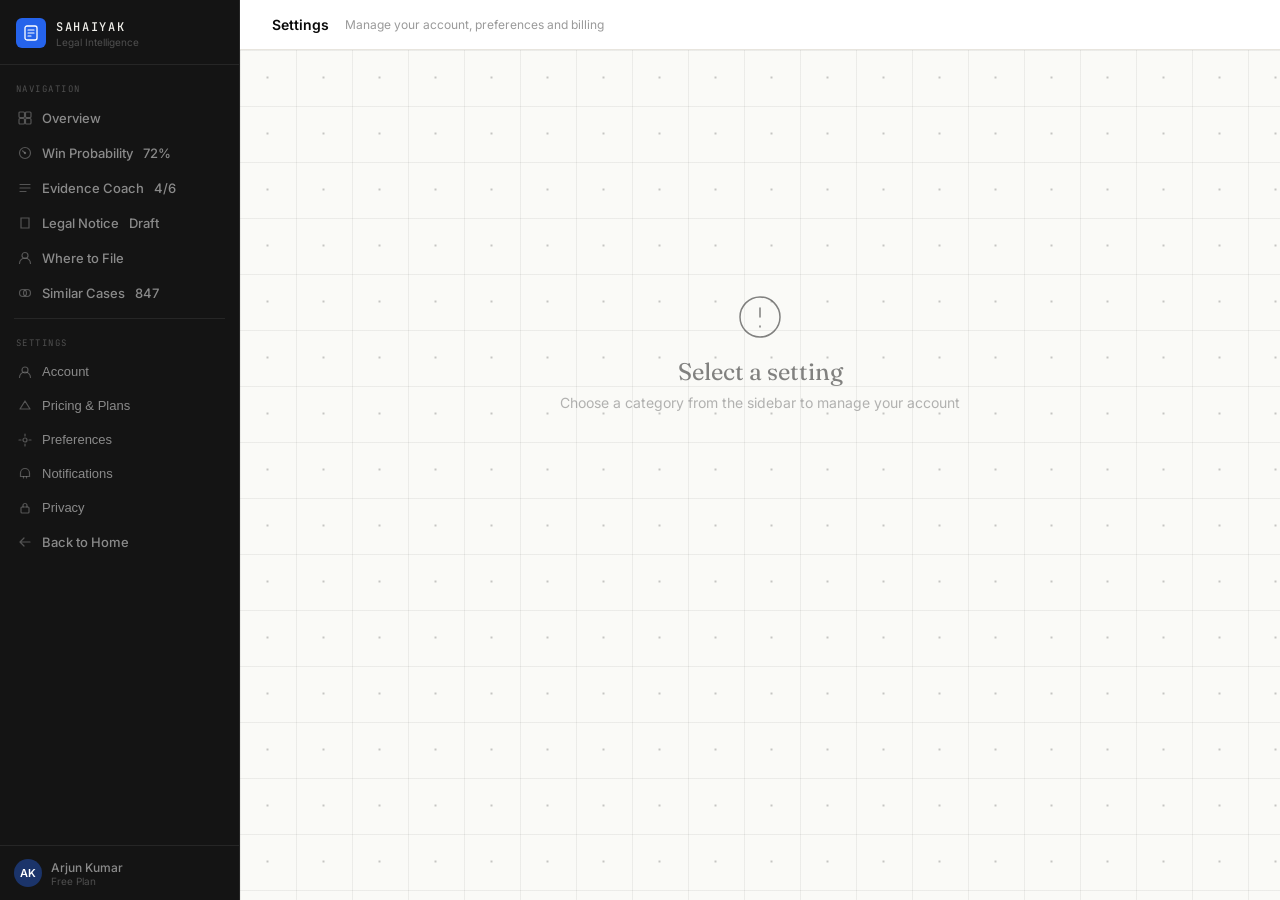
<file: settings.html>
<!DOCTYPE html>
<html lang="en">
<head>
<meta charset="UTF-8">
<meta name="viewport" content="width=device-width,initial-scale=1">
<title>SahAIyak — Settings</title>
<link rel="preconnect" href="https://fonts.googleapis.com">
<link href="https://fonts.googleapis.com/css2?family=Fraunces:ital,opsz,wght@0,9..144,400;1,9..144,300&family=Inter:wght@400;500;600&family=JetBrains+Mono:wght@500&display=swap" rel="stylesheet">
<style>
:root{
  --bg:#0D0D0D;--bg2:#141414;--bg3:#1A1A1A;
  --border:rgba(255,255,255,.08);--txt:#F0EFEA;--txt2:rgba(255,255,255,.5);--txt3:rgba(255,255,255,.25);
  --sketch:#2563EB;--green:#15803D;--amber:#B45309;--sb-w:240px;
  --c-bg:#FAFAF7;--c-card:#FFFFFF;--c-border:#E8E5DE;--c-ink:#0A0A0A;--c-mute:#6B6B6B;--c-soft:#9A9A9A;
}
*,*::before,*::after{box-sizing:border-box;margin:0;padding:0}
html,body{height:100%;overflow:hidden}
body{font-family:'Inter',sans-serif;background:var(--bg);color:var(--txt);display:flex;height:100vh}

/* SIDEBAR — same as dashboard */
.sb{width:var(--sb-w);flex-shrink:0;background:var(--bg2);border-right:1px solid var(--border);display:flex;flex-direction:column;height:100vh;overflow:hidden}
.sb-brand{display:flex;align-items:center;gap:10px;padding:18px 16px 16px;border-bottom:1px solid var(--border)}
.sb-icon{width:30px;height:30px;background:var(--sketch);border-radius:6px;display:flex;align-items:center;justify-content:center;flex-shrink:0}
.sb-bname{font-family:'JetBrains Mono',monospace;font-size:12px;letter-spacing:.14em;color:var(--txt);font-weight:500}
.sb-btag{font-size:10px;color:var(--txt3);margin-top:1px}
.sb-nav{flex:1;padding:8px 0;overflow-y:auto;scrollbar-width:none}
.sb-lbl{font-family:'JetBrains Mono',monospace;font-size:9px;letter-spacing:.16em;color:var(--txt3);text-transform:uppercase;padding:10px 16px 5px}
.sb-item{display:flex;align-items:center;gap:10px;margin:1px 8px;padding:9px 10px;border-radius:6px;font-size:13px;font-weight:500;color:var(--txt2);cursor:pointer;border:none;background:transparent;width:calc(100% - 16px);text-align:left;text-decoration:none;transition:background .15s,color .15s}
.sb-item:hover{background:rgba(255,255,255,.06);color:var(--txt)}
.sb-item.active{background:rgba(255,255,255,.1);color:#fff}
.sb-item svg{flex-shrink:0;opacity:.55}
.sb-item.active svg{opacity:1}
.sb-divider{height:1px;background:var(--border);margin:8px 14px}
.sb-user{border-top:1px solid var(--border);padding:13px 14px;display:flex;align-items:center;gap:9px}
.sb-av{width:28px;height:28px;border-radius:50%;background:rgba(37,99,235,.4);display:flex;align-items:center;justify-content:center;font-size:11px;font-weight:600;color:#fff;flex-shrink:0}
.sb-un{font-size:12px;font-weight:500;color:var(--txt2)}
.sb-ul{font-size:10px;color:var(--txt3)}

/* MAIN */
.main{flex:1;display:flex;flex-direction:column;height:100vh;overflow:hidden;min-width:0}
.topbar{height:50px;flex-shrink:0;background:var(--c-card);border-bottom:1px solid var(--c-border);display:flex;align-items:center;padding:0 32px;gap:16px}
.topbar-title{font-size:14px;font-weight:600;color:var(--c-ink)}
.topbar-sub{font-size:12px;color:var(--c-soft)}

/* SETTINGS LAYOUT */
.settings-wrap{display:flex;flex:1;overflow:hidden}
.settings-nav{width:200px;flex-shrink:0;border-right:1px solid var(--c-border);background:var(--c-card);padding:16px 0;overflow-y:auto}
.snav-item{display:flex;align-items:center;gap:10px;padding:9px 16px;font-size:13px;font-weight:500;color:var(--c-mute);cursor:pointer;transition:color .15s,background .15s;border-left:2px solid transparent}
.snav-item:hover{color:var(--c-ink);background:var(--c-bg)}
.snav-item.active{color:var(--c-ink);border-left-color:var(--c-ink);background:var(--c-bg)}
.snav-sep{height:1px;background:var(--c-border);margin:8px 16px}

/* CONTENT */
.settings-content{
  flex:1;overflow-y:auto;
  background-color:var(--c-bg);
  background-image:
    linear-gradient(rgba(10,10,10,.06) 1px, transparent 1px),
    linear-gradient(90deg, rgba(10,10,10,.06) 1px, transparent 1px),
    radial-gradient(circle, rgba(10,10,10,.22) 1.5px, transparent 1.5px);
  background-size:56px 56px, 56px 56px, 56px 56px;
  background-position:0 0, 0 0, -0.5px -0.5px;
  padding:32px;
}
.s-panel{display:none}
.s-panel.active{display:block}
.s-section{background:var(--c-card);border:1px solid var(--c-border);border-radius:8px;padding:28px;margin-bottom:20px}
.s-section-title{font-size:15px;font-weight:600;color:var(--c-ink);margin-bottom:4px}
.s-section-sub{font-size:13px;color:var(--c-mute);margin-bottom:24px}
.s-row{display:flex;align-items:center;justify-content:space-between;padding:14px 0;border-bottom:1px solid var(--c-border)}
.s-row:last-child{border-bottom:none;padding-bottom:0}
.s-row-left{}
.s-row-label{font-size:14px;font-weight:500;color:var(--c-ink);margin-bottom:2px}
.s-row-desc{font-size:12px;color:var(--c-soft)}
.s-input{border:1px solid var(--c-border);border-radius:6px;padding:8px 12px;font-size:13px;font-family:'Inter',sans-serif;color:var(--c-ink);background:var(--c-bg);outline:none;transition:border-color .2s;width:240px}
.s-input:focus{border-color:var(--c-ink)}
.s-select{border:1px solid var(--c-border);border-radius:6px;padding:8px 12px;font-size:13px;font-family:'Inter',sans-serif;color:var(--c-ink);background:var(--c-bg);outline:none;cursor:pointer;width:180px}
.toggle{position:relative;width:40px;height:22px;flex-shrink:0}
.toggle input{opacity:0;width:0;height:0}
.toggle-slider{position:absolute;inset:0;background:var(--c-border);border-radius:100px;cursor:pointer;transition:background .2s}
.toggle input:checked+.toggle-slider{background:var(--c-ink)}
.toggle-slider::before{content:'';position:absolute;width:16px;height:16px;left:3px;top:3px;background:white;border-radius:50%;transition:transform .2s}
.toggle input:checked+.toggle-slider::before{transform:translateX(18px)}

/* PRICING CARDS */
.pricing-grid{display:grid;grid-template-columns:repeat(3,1fr);gap:16px;margin-top:4px}
.plan-card{border:1px solid var(--c-border);border-radius:8px;padding:24px;position:relative;transition:border-color .2s,transform .2s;background:var(--c-card)}
.plan-card:hover{border-color:var(--c-ink);transform:translateY(-2px)}
.plan-card.current{border-color:var(--green);box-shadow:0 0 0 1px var(--green),0 4px 16px rgba(21,128,61,.08)}
.plan-badge{font-family:'JetBrains Mono',monospace;font-size:9px;letter-spacing:.12em;text-transform:uppercase;padding:3px 8px;border-radius:100px;background:var(--green);color:#fff;position:absolute;top:16px;right:16px}
.plan-name{font-family:'JetBrains Mono',monospace;font-size:11px;letter-spacing:.16em;text-transform:uppercase;color:var(--c-soft);margin-bottom:8px}
.plan-price{font-family:'Fraunces',serif;font-size:40px;font-weight:400;color:var(--c-ink);line-height:1;margin-bottom:4px}
.plan-period{font-size:12px;color:var(--c-soft);margin-bottom:20px}
.plan-features{display:flex;flex-direction:column;gap:8px;margin-bottom:20px}
.plan-feat{display:flex;align-items:center;gap:8px;font-size:13px;color:var(--c-mute)}
.plan-feat svg{flex-shrink:0}
.btn-plan{width:100%;padding:10px;border-radius:6px;font-size:13px;font-weight:600;cursor:pointer;font-family:'Inter',sans-serif;border:1px solid var(--c-border);background:transparent;color:var(--c-ink);transition:all .2s}
.btn-plan.primary{background:var(--c-ink);color:#fff;border-color:var(--c-ink)}
.btn-plan:hover{background:var(--c-ink);color:#fff;border-color:var(--c-ink)}
.btn-plan.current-plan{background:transparent;color:var(--green);border-color:var(--green);cursor:default}

/* Page title */
.page-h{font-family:'Fraunces',serif;font-size:32px;font-weight:400;letter-spacing:-0.03em;color:var(--c-ink);margin-bottom:6px}
.page-sh{font-size:14px;color:var(--c-mute);margin-bottom:24px}
</style>
</head>
<body>

<!-- SIDEBAR -->
<aside class="sb">
  <div class="sb-brand">
    <div class="sb-icon"><svg width="16" height="16" viewBox="0 0 16 16" fill="none"><rect x="2" y="1" width="12" height="14" rx="2" stroke="white" stroke-width="1.3"/><line x1="5" y1="5" x2="11" y2="5" stroke="white" stroke-width="1.1" stroke-linecap="round"/><line x1="5" y1="8" x2="11" y2="8" stroke="white" stroke-width="1.1" stroke-linecap="round"/><line x1="5" y1="11" x2="8" y2="11" stroke="white" stroke-width="1.1" stroke-linecap="round"/></svg></div>
    <div><div class="sb-bname">SAHAIYAK</div><div class="sb-btag">Legal Intelligence</div></div>
  </div>
  <nav class="sb-nav">
    <div class="sb-lbl">Navigation</div>
    <a href="dashboard.html" class="sb-item"><svg width="14" height="14" viewBox="0 0 14 14" fill="none"><rect x="1" y="1" width="5.5" height="5.5" rx="1" stroke="currentColor" stroke-width="1.2"/><rect x="7.5" y="1" width="5.5" height="5.5" rx="1" stroke="currentColor" stroke-width="1.2"/><rect x="1" y="7.5" width="5.5" height="5.5" rx="1" stroke="currentColor" stroke-width="1.2"/><rect x="7.5" y="7.5" width="5.5" height="5.5" rx="1" stroke="currentColor" stroke-width="1.2"/></svg>Overview</a>
    <a href="dashboard.html" class="sb-item"><svg width="14" height="14" viewBox="0 0 14 14" fill="none"><circle cx="7" cy="7" r="5.5" stroke="currentColor" stroke-width="1.2"/><path d="M7 7L4.5 4.8" stroke="currentColor" stroke-width="1.2" stroke-linecap="round"/><circle cx="7" cy="7" r="1.2" fill="currentColor"/></svg>Win Probability<span class="sb-badge">72%</span></a>
    <a href="dashboard.html" class="sb-item"><svg width="14" height="14" viewBox="0 0 14 14" fill="none"><path d="M2 3.5h10M2 7h10M2 10.5h6" stroke="currentColor" stroke-width="1.2" stroke-linecap="round"/></svg>Evidence Coach<span class="sb-badge">4/6</span></a>
    <a href="document.html" class="sb-item"><svg width="14" height="14" viewBox="0 0 14 14" fill="none"><path d="M3 2h8v10H3V2z" stroke="currentColor" stroke-width="1.2"/></svg>Legal Notice<span class="sb-badge">Draft</span></a>
    <a href="dashboard.html" class="sb-item"><svg width="14" height="14" viewBox="0 0 14 14" fill="none"><circle cx="7" cy="4.5" r="3" stroke="currentColor" stroke-width="1.2"/><path d="M1.5 12.5c0-3.04 2.46-5.5 5.5-5.5s5.5 2.46 5.5 5.5" stroke="currentColor" stroke-width="1.2" stroke-linecap="round"/></svg>Where to File</a>
    <a href="dashboard.html" class="sb-item"><svg width="14" height="14" viewBox="0 0 14 14" fill="none"><circle cx="5" cy="7" r="3.5" stroke="currentColor" stroke-width="1.2"/><circle cx="9" cy="7" r="3.5" stroke="currentColor" stroke-width="1.2"/></svg>Similar Cases<span class="sb-badge">847</span></a>
    <div class="sb-divider"></div>
    <div class="sb-lbl">Settings</div>
    <button class="sb-item" onclick="showPanel('account',this)"><svg width="14" height="14" viewBox="0 0 14 14" fill="none"><circle cx="7" cy="5" r="3" stroke="currentColor" stroke-width="1.2"/><path d="M1.5 12.5c0-3.04 2.46-5.5 5.5-5.5s5.5 2.46 5.5 5.5" stroke="currentColor" stroke-width="1.2" stroke-linecap="round"/></svg>Account</button>
    <button class="sb-item" onclick="showPanel('pricing',this)"><svg width="14" height="14" viewBox="0 0 14 14" fill="none"><path d="M2 10L7 2l5 8H2z" stroke="currentColor" stroke-width="1.2" stroke-linejoin="round"/></svg>Pricing & Plans</button>
    <button class="sb-item" onclick="showPanel('preferences',this)"><svg width="14" height="14" viewBox="0 0 14 14" fill="none"><circle cx="7" cy="7" r="2" stroke="currentColor" stroke-width="1.2"/><path d="M7 1v2M7 11v2M1 7h2M11 7h2" stroke="currentColor" stroke-width="1.2" stroke-linecap="round"/></svg>Preferences</button>
    <button class="sb-item" onclick="showPanel('notifications',this)"><svg width="14" height="14" viewBox="0 0 14 14" fill="none"><path d="M7 1.5C4.52 1.5 2.5 3.52 2.5 6v3.5H11.5V6C11.5 3.52 9.48 1.5 7 1.5z" stroke="currentColor" stroke-width="1.2"/><line x1="5.5" y1="9.5" x2="5.5" y2="11" stroke="currentColor" stroke-width="1.2" stroke-linecap="round"/><line x1="8.5" y1="9.5" x2="8.5" y2="11" stroke="currentColor" stroke-width="1.2" stroke-linecap="round"/></svg>Notifications</button>
    <button class="sb-item" onclick="showPanel('privacy',this)"><svg width="14" height="14" viewBox="0 0 14 14" fill="none"><rect x="3" y="6" width="8" height="6" rx="1" stroke="currentColor" stroke-width="1.2"/><path d="M5 6V4.5a2 2 0 014 0V6" stroke="currentColor" stroke-width="1.2" stroke-linecap="round"/></svg>Privacy</button>
    <a href="index.html" class="sb-item"><svg width="14" height="14" viewBox="0 0 14 14" fill="none"><path d="M2 7h10M2 7l4-4M2 7l4 4" stroke="currentColor" stroke-width="1.2" stroke-linecap="round" stroke-linejoin="round"/></svg>Back to Home</a>
  </nav>
  <div class="sb-user">
    <div class="sb-av">AK</div>
    <div><div class="sb-un">Arjun Kumar</div><div class="sb-ul">Free Plan</div></div>
  </div>
</aside>

<!-- MAIN -->
<div class="main">
  <div class="topbar">
    <div class="topbar-title">Settings</div>
    <div class="topbar-sub">Manage your account, preferences and billing</div>
  </div>

  <div class="settings-wrap">
    <div class="settings-content">

      <!-- DEFAULT WELCOME -->
      <div id="panel-welcome" class="s-panel active">
        <div style="display:flex;flex-direction:column;align-items:center;justify-content:center;min-height:60vh;text-align:center;opacity:.5">
          <svg width="48" height="48" viewBox="0 0 48 48" fill="none" style="margin-bottom:16px"><circle cx="24" cy="24" r="20" stroke="#0A0A0A" stroke-width="1.5"/><path d="M24 15v9M24 33v1" stroke="#0A0A0A" stroke-width="1.5" stroke-linecap="round"/></svg>
          <p style="font-family:'Fraunces',serif;font-size:24px;font-weight:400;color:#0A0A0A;margin-bottom:8px">Select a setting</p>
          <p style="font-size:14px;color:#6B6B6B">Choose a category from the sidebar to manage your account</p>
        </div>
      </div>

      <!-- ACCOUNT -->
      <div id="panel-account" class="s-panel">
        <h2 class="page-h">Account</h2>
        <p class="page-sh">Manage your personal information and credentials</p>
        <div class="s-section">
          <div class="s-section-title">Personal Information</div>
          <div class="s-section-sub">Your name and contact details</div>
          <div class="s-row"><div class="s-row-left"><div class="s-row-label">Full Name</div><div class="s-row-desc">Used in legal documents</div></div><input class="s-input" value="Arjun Kumar"/></div>
          <div class="s-row"><div class="s-row-left"><div class="s-row-label">Email Address</div><div class="s-row-desc">For case notifications</div></div><input class="s-input" value="arjun@example.com" type="email"/></div>
          <div class="s-row"><div class="s-row-left"><div class="s-row-label">Phone Number</div><div class="s-row-desc">For voice agent callbacks</div></div><input class="s-input" value="+91 98765 43210"/></div>
          <div class="s-row"><div class="s-row-left"><div class="s-row-label">State / Location</div><div class="s-row-desc">For jurisdiction mapping</div></div><select class="s-select"><option>Maharashtra</option><option>Delhi</option><option>Karnataka</option><option>Tamil Nadu</option><option>Gujarat</option></select></div>
        </div>
        <div class="s-section">
          <div class="s-section-title">Security</div>
          <div class="s-section-sub">Password and authentication settings</div>
          <div class="s-row"><div class="s-row-left"><div class="s-row-label">Change Password</div><div class="s-row-desc">Last changed 30 days ago</div></div><button style="border:1px solid var(--c-border);background:transparent;padding:8px 16px;border-radius:6px;font-size:13px;cursor:pointer;font-family:'Inter',sans-serif;color:var(--c-ink)">Update Password</button></div>
          <div class="s-row"><div class="s-row-left"><div class="s-row-label">Two-Factor Authentication</div><div class="s-row-desc">Add an extra layer of security</div></div><label class="toggle"><input type="checkbox"/><span class="toggle-slider"></span></label></div>
        </div>
        <div class="s-section">
          <div class="s-section-title" style="color:#ef4444">Danger Zone</div>
          <div class="s-section-sub">Irreversible actions on your account</div>
          <div class="s-row"><div class="s-row-left"><div class="s-row-label">Delete Account</div><div class="s-row-desc">Permanently delete all your cases and data</div></div><button style="border:1px solid #ef4444;background:transparent;padding:8px 16px;border-radius:6px;font-size:13px;cursor:pointer;font-family:'Inter',sans-serif;color:#ef4444">Delete Account</button></div>
        </div>
      </div>

      <!-- PRICING -->
      <div id="panel-pricing" class="s-panel">
        <h2 class="page-h">Pricing & Plans</h2>
        <p class="page-sh">SahAIyak is free for individuals. Always.</p>
        <div class="pricing-grid">
          <div class="plan-card current">
            <span class="plan-badge">Current</span>
            <div class="plan-name">Individual</div>
            <div class="plan-price">₹0</div>
            <div class="plan-period">Free, forever</div>
            <div class="plan-features">
              <div class="plan-feat"><svg width="13" height="13" viewBox="0 0 13 13"><polyline points="2,6.5 5,9.5 11,3.5" fill="none" stroke="#15803D" stroke-width="1.4" stroke-linecap="round"/></svg>Unlimited case analyses</div>
              <div class="plan-feat"><svg width="13" height="13" viewBox="0 0 13 13"><polyline points="2,6.5 5,9.5 11,3.5" fill="none" stroke="#15803D" stroke-width="1.4" stroke-linecap="round"/></svg>Legal notice drafting</div>
              <div class="plan-feat"><svg width="13" height="13" viewBox="0 0 13 13"><polyline points="2,6.5 5,9.5 11,3.5" fill="none" stroke="#15803D" stroke-width="1.4" stroke-linecap="round"/></svg>Win probability engine</div>
              <div class="plan-feat"><svg width="13" height="13" viewBox="0 0 13 13"><polyline points="2,6.5 5,9.5 11,3.5" fill="none" stroke="#15803D" stroke-width="1.4" stroke-linecap="round"/></svg>Hindi, Marathi, English</div>
              <div class="plan-feat"><svg width="13" height="13" viewBox="0 0 13 13"><polyline points="2,6.5 5,9.5 11,3.5" fill="none" stroke="#15803D" stroke-width="1.4" stroke-linecap="round"/></svg>Voice input</div>
            </div>
            <button class="btn-plan current-plan">✓ Current Plan</button>
          </div>
          <div class="plan-card">
            <div class="plan-name">Lawyer Pro</div>
            <div class="plan-price">₹999</div>
            <div class="plan-period">per month</div>
            <div class="plan-features">
              <div class="plan-feat"><svg width="13" height="13" viewBox="0 0 13 13"><polyline points="2,6.5 5,9.5 11,3.5" fill="none" stroke="#15803D" stroke-width="1.4" stroke-linecap="round"/></svg>Everything in Individual</div>
              <div class="plan-feat"><svg width="13" height="13" viewBox="0 0 13 13"><polyline points="2,6.5 5,9.5 11,3.5" fill="none" stroke="#15803D" stroke-width="1.4" stroke-linecap="round"/></svg>Client case management</div>
              <div class="plan-feat"><svg width="13" height="13" viewBox="0 0 13 13"><polyline points="2,6.5 5,9.5 11,3.5" fill="none" stroke="#15803D" stroke-width="1.4" stroke-linecap="round"/></svg>Bulk notice generation</div>
              <div class="plan-feat"><svg width="13" height="13" viewBox="0 0 13 13"><polyline points="2,6.5 5,9.5 11,3.5" fill="none" stroke="#15803D" stroke-width="1.4" stroke-linecap="round"/></svg>Priority analysis queue</div>
              <div class="plan-feat"><svg width="13" height="13" viewBox="0 0 13 13"><polyline points="2,6.5 5,9.5 11,3.5" fill="none" stroke="#15803D" stroke-width="1.4" stroke-linecap="round"/></svg>API access</div>
            </div>
            <button class="btn-plan primary">Upgrade to Pro</button>
          </div>
          <div class="plan-card">
            <div class="plan-name">Enterprise</div>
            <div class="plan-price">Custom</div>
            <div class="plan-period">contact us</div>
            <div class="plan-features">
              <div class="plan-feat"><svg width="13" height="13" viewBox="0 0 13 13"><polyline points="2,6.5 5,9.5 11,3.5" fill="none" stroke="#15803D" stroke-width="1.4" stroke-linecap="round"/></svg>Everything in Pro</div>
              <div class="plan-feat"><svg width="13" height="13" viewBox="0 0 13 13"><polyline points="2,6.5 5,9.5 11,3.5" fill="none" stroke="#15803D" stroke-width="1.4" stroke-linecap="round"/></svg>White-label deployment</div>
              <div class="plan-feat"><svg width="13" height="13" viewBox="0 0 13 13"><polyline points="2,6.5 5,9.5 11,3.5" fill="none" stroke="#15803D" stroke-width="1.4" stroke-linecap="round"/></svg>Custom AI training</div>
              <div class="plan-feat"><svg width="13" height="13" viewBox="0 0 13 13"><polyline points="2,6.5 5,9.5 11,3.5" fill="none" stroke="#15803D" stroke-width="1.4" stroke-linecap="round"/></svg>SLA + dedicated support</div>
              <div class="plan-feat"><svg width="13" height="13" viewBox="0 0 13 13"><polyline points="2,6.5 5,9.5 11,3.5" fill="none" stroke="#15803D" stroke-width="1.4" stroke-linecap="round"/></svg>On-premise option</div>
            </div>
            <button class="btn-plan">Contact Sales</button>
          </div>
        </div>
      </div>

      <!-- PREFERENCES -->
      <div id="panel-preferences" class="s-panel">
        <h2 class="page-h">Preferences</h2>
        <p class="page-sh">Language, voice, and display settings</p>
        <div class="s-section">
          <div class="s-section-title">Language & Region</div>
          <div class="s-section-sub">Controls analysis language and notice output</div>
          <div class="s-row"><div class="s-row-left"><div class="s-row-label">Primary Language</div><div class="s-row-desc">For case analysis and notice drafting</div></div><select class="s-select"><option>English</option><option>हिंदी (Hindi)</option><option>मराठी (Marathi)</option></select></div>
          <div class="s-row"><div class="s-row-left"><div class="s-row-label">Voice Input Language</div><div class="s-row-desc">For speech-to-text transcription</div></div><select class="s-select"><option>en-IN (English India)</option><option>hi-IN (Hindi India)</option><option>mr-IN (Marathi India)</option></select></div>
          <div class="s-row"><div class="s-row-left"><div class="s-row-label">Currency Display</div><div class="s-row-desc">For claim amounts and awards</div></div><select class="s-select"><option>₹ INR</option><option>$ USD</option></select></div>
        </div>
        <div class="s-section">
          <div class="s-section-title">AI Voice Agent</div>
          <div class="s-section-sub">SahAIyak Sentry — your legal AI assistant</div>
          <div class="s-row"><div class="s-row-left"><div class="s-row-label">Enable Voice Agent</div><div class="s-row-desc">Floating AI assistant on all pages</div></div><label class="toggle"><input type="checkbox" checked/><span class="toggle-slider"></span></label></div>
          <div class="s-row"><div class="s-row-left"><div class="s-row-label">Agent Voice</div><div class="s-row-desc">Text-to-speech voice style</div></div><select class="s-select"><option>Neutral (Default)</option><option>Professional</option><option>Hindi accent</option></select></div>
          <div class="s-row"><div class="s-row-left"><div class="s-row-label">Auto-read responses</div><div class="s-row-desc">Agent speaks answers aloud</div></div><label class="toggle"><input type="checkbox"/><span class="toggle-slider"></span></label></div>
        </div>
      </div>

      <!-- NOTIFICATIONS -->
      <div id="panel-notifications" class="s-panel">
        <h2 class="page-h">Notifications</h2>
        <p class="page-sh">Control when and how SahAIyak contacts you</p>
        <div class="s-section">
          <div class="s-section-title">Case Alerts</div>
          <div class="s-section-sub">Updates on your active cases</div>
          <div class="s-row"><div class="s-row-left"><div class="s-row-label">Case analysis complete</div></div><label class="toggle"><input type="checkbox" checked/><span class="toggle-slider"></span></label></div>
          <div class="s-row"><div class="s-row-left"><div class="s-row-label">Legal notice ready to download</div></div><label class="toggle"><input type="checkbox" checked/><span class="toggle-slider"></span></label></div>
          <div class="s-row"><div class="s-row-left"><div class="s-row-label">Deadline reminders</div><div class="s-row-desc">7 days before filing deadlines</div></div><label class="toggle"><input type="checkbox" checked/><span class="toggle-slider"></span></label></div>
          <div class="s-row"><div class="s-row-left"><div class="s-row-label">Similar case updates</div><div class="s-row-desc">When new similar judgments are added</div></div><label class="toggle"><input type="checkbox"/><span class="toggle-slider"></span></label></div>
        </div>
        <div class="s-section">
          <div class="s-section-title">Channels</div>
          <div class="s-section-sub">How you receive notifications</div>
          <div class="s-row"><div class="s-row-left"><div class="s-row-label">Email notifications</div></div><label class="toggle"><input type="checkbox" checked/><span class="toggle-slider"></span></label></div>
          <div class="s-row"><div class="s-row-left"><div class="s-row-label">WhatsApp alerts</div></div><label class="toggle"><input type="checkbox"/><span class="toggle-slider"></span></label></div>
          <div class="s-row"><div class="s-row-left"><div class="s-row-label">SMS alerts</div></div><label class="toggle"><input type="checkbox"/><span class="toggle-slider"></span></label></div>
        </div>
      </div>

      <!-- PRIVACY -->
      <div id="panel-privacy" class="s-panel">
        <h2 class="page-h">Privacy</h2>
        <p class="page-sh">Control how your data is used and stored</p>
        <div class="s-section">
          <div class="s-section-title">Data Usage</div>
          <div class="s-section-sub">How your case data improves SahAIyak</div>
          <div class="s-row"><div class="s-row-left"><div class="s-row-label">Anonymized training data</div><div class="s-row-desc">Help improve AI accuracy (no PII shared)</div></div><label class="toggle"><input type="checkbox" checked/><span class="toggle-slider"></span></label></div>
          <div class="s-row"><div class="s-row-left"><div class="s-row-label">Case outcome feedback</div><div class="s-row-desc">Report your real outcome to improve predictions</div></div><label class="toggle"><input type="checkbox" checked/><span class="toggle-slider"></span></label></div>
          <div class="s-row"><div class="s-row-left"><div class="s-row-label">Analytics cookies</div></div><label class="toggle"><input type="checkbox"/><span class="toggle-slider"></span></label></div>
        </div>
        <div class="s-section">
          <div class="s-section-title">Data Export & Deletion</div>
          <div class="s-section-sub">Your case data belongs to you</div>
          <div class="s-row"><div class="s-row-left"><div class="s-row-label">Export all case data</div><div class="s-row-desc">Download a JSON file of all your cases</div></div><button style="border:1px solid var(--c-border);background:transparent;padding:8px 16px;border-radius:6px;font-size:13px;cursor:pointer;font-family:'Inter',sans-serif;color:var(--c-ink)">Export Data</button></div>
          <div class="s-row"><div class="s-row-left"><div class="s-row-label">Auto-delete cases after</div></div><select class="s-select"><option>Never</option><option>1 year</option><option>6 months</option><option>3 months</option></select></div>
        </div>
      </div>

    </div>
  </div>
</div>

<script>
function showPanel(id, btn) {
  document.querySelectorAll('.s-panel').forEach(p => p.classList.remove('active'));
  document.querySelectorAll('.sb-item').forEach(b => b.classList.remove('active'));
  document.getElementById('panel-' + id)?.classList.add('active');
  if (btn) btn.classList.add('active');
}
</script>
</body>
</html>
</file>
